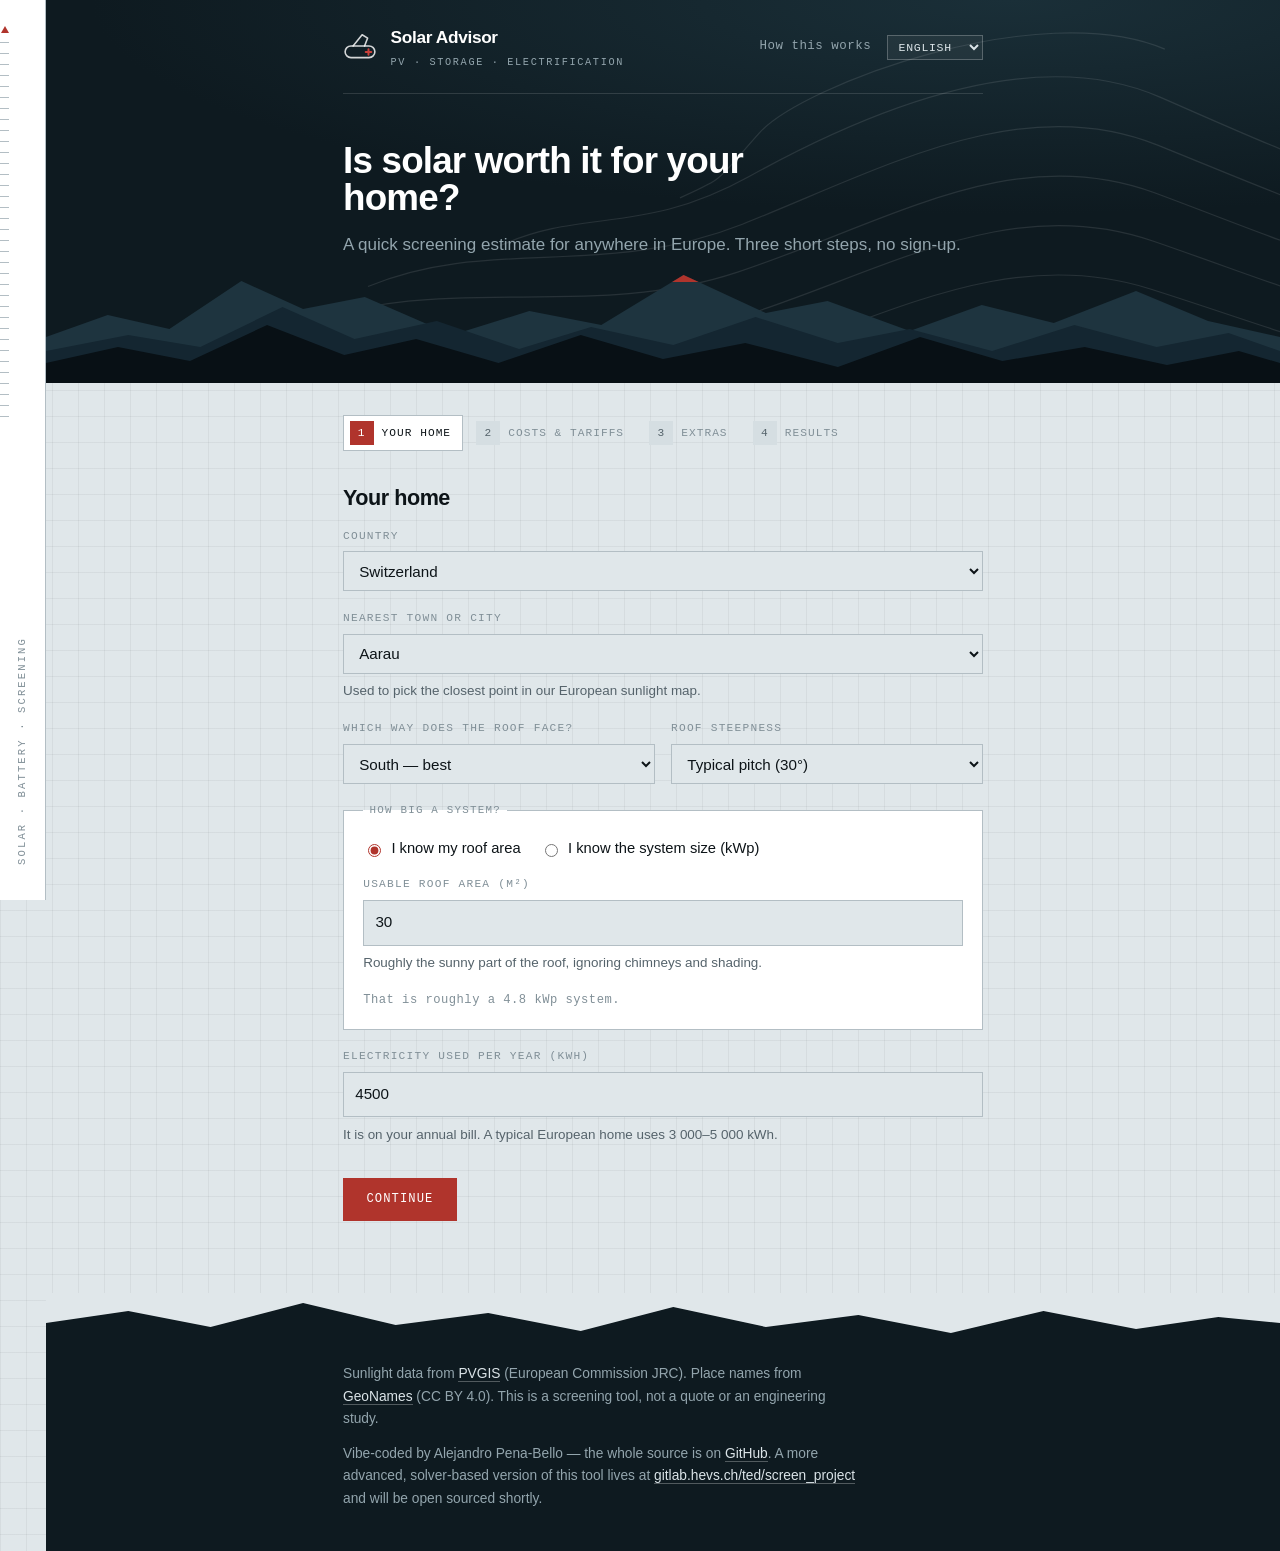
<file: index.html>
<!DOCTYPE html>
<html lang="en">
<head>
  <meta charset="UTF-8" />
  <meta name="viewport" content="width=device-width, initial-scale=1.0" />
  <!-- The English text stays inline as the static fallback: the page reads correctly before
       js/i18n.js has fetched anything, and with no JavaScript at all. The catalogue in
       js/i18n/en.json holds the same strings, and the smoke suite asserts the two agree so
       they cannot quietly drift. -->
  <title data-i18n="index.title">Solar Advisor — is PV worth it for your home?</title>
  <meta name="description" content="A quick, transparent screening estimate for whether solar — with or without a battery — is worth it for your home, anywhere in Europe." />
  <meta name="theme-color" content="#0e1a20" />
  <link rel="icon" type="image/svg+xml" href="assets/favicon.svg" />
  <link rel="stylesheet" href="css/style.css" />
</head>
<body>
  <div class="rail" aria-hidden="true"><span data-i18n="rail.caption">Solar · Battery · Screening</span></div>

  <header class="page-header">
    <div class="wrap">
      <div class="masthead-nav">
        <a class="brand" href="https://apenabell.com/index.html">
          <svg class="mark" viewBox="0 0 32 32" aria-hidden="true" focusable="false">
            <rect x="2" y="15" width="28" height="11" rx="5.5" />
            <path d="M9.5 15 18 4.5l5.2 3.1L20.3 15" />
            <path class="mark-cross" d="M24 18.1v5.2M21.4 20.7h5.2" />
          </svg>
          <span class="brand-text">
            <span class="brand-name" data-i18n="brand.name">Solar Advisor</span>
            <span class="brand-tag" data-i18n="brand.tag">PV · Storage · Electrification</span>
          </span>
        </a>
        <!-- The method belongs in the header, not the footer: being legible about how the
             numbers are made is the main thing this tool has over an installer's spreadsheet. -->
        <nav class="site-nav">
          <a href="methodology.html" data-i18n="nav.method">How this works</a>
          <select id="langSelect" class="lang-picker" aria-label="Language"
                  data-i18n-attr="aria-label:nav.language"></select>
        </nav>
      </div>

      <div class="masthead-hero">
        <h1 data-i18n="index.h1">Is solar worth it for your home?</h1>
        <p class="subtitle" data-i18n="index.subtitle">
          A quick screening estimate for anywhere in Europe. Three short steps, no sign-up.
        </p>
      </div>
    </div>
  </header>

  <main>
    <ol class="steps" id="stepper">
      <li data-step="1"><span class="dot">1</span> <span data-i18n="steps.home">Your home</span></li>
      <li data-step="2"><span class="dot">2</span> <span data-i18n="steps.costs">Costs &amp; tariffs</span></li>
      <li data-step="3"><span class="dot">3</span> <span data-i18n="steps.extras">Extras</span></li>
      <li data-step="4"><span class="dot">4</span> <span data-i18n="steps.results">Results</span></li>
    </ol>

    <!-- Shown when the sunlight/climate data cannot be fetched. Every other failure in this
         tool is explained to the reader; a page that silently stops with an empty country
         list is the one that is not. -->
    <section class="shared-panel" id="dataErrorPanel" role="alert" hidden>
      <h2 data-i18n="dataError.h2">Something did not load</h2>
      <p class="lead" data-i18n="dataError.lead">
        The sunlight and climate data this tool runs on did not arrive, so it cannot work out
        anything yet. That is usually a passing network problem rather than anything you did.
      </p>
      <p><button type="button" class="button-link" id="dataErrorRetry" data-i18n="dataError.retry">Reload the page</button></p>
    </section>

    <form id="wizard" novalidate>
      <!-- ---------------------------------------------------------------- Step 1 -->
      <section class="step" data-step="1">
        <h2 tabindex="-1" data-i18n="step1.h2">Your home</h2>

        <div class="field">
          <label for="country" data-i18n="step1.country">Country</label>
          <select id="country" required></select>
        </div>

        <div class="field">
          <label for="city" data-i18n="step1.city">Nearest town or city</label>
          <select id="city" required></select>
          <p class="hint" data-i18n="step1.city.hint">
            Used to pick the closest point in our European sunlight map.
          </p>
        </div>

        <div class="row">
          <div class="field">
            <label for="orientation" data-i18n="step1.orientation">Which way does the roof face?</label>
            <select id="orientation">
              <option value="0" selected data-i18n="orient.s">South — best</option>
              <option value="-45" data-i18n="orient.se">South-east</option>
              <option value="45" data-i18n="orient.sw">South-west</option>
              <option value="-90" data-i18n="orient.e">East</option>
              <option value="90" data-i18n="orient.w">West</option>
            </select>
          </div>
          <div class="field">
            <label for="tilt" data-i18n="step1.tilt">Roof steepness</label>
            <select id="tilt">
              <option value="0" data-i18n="tilt.flat">Flat roof</option>
              <option value="15" data-i18n="tilt.shallow">Shallow (15°)</option>
              <option value="30" selected data-i18n="tilt.typical">Typical pitch (30°)</option>
              <option value="45" data-i18n="tilt.steep">Steep (45°)</option>
            </select>
          </div>
        </div>

        <fieldset class="sizing">
          <legend data-i18n="step1.sizing.legend">How big a system?</legend>
          <div class="choice">
            <label class="radio">
              <input type="radio" name="sizeMode" value="area" checked />
              <span data-i18n="step1.sizing.byArea">I know my roof area</span>
            </label>
            <label class="radio">
              <input type="radio" name="sizeMode" value="kwp" />
              <span data-i18n="step1.sizing.byKwp">I know the system size (kWp)</span>
            </label>
          </div>

          <div class="field" data-size-mode="area">
            <label for="roofArea" data-i18n="step1.roofArea">Usable roof area (m²)</label>
            <input type="number" id="roofArea" min="1" max="2000" step="1" value="30" />
            <p class="hint" data-i18n="step1.roofArea.hint">Roughly the sunny part of the roof, ignoring chimneys and shading.</p>
          </div>

          <div class="field hidden" data-size-mode="kwp">
            <label for="kwp" data-i18n="step1.kwp">System size (kWp)</label>
            <input type="number" id="kwp" min="0.5" max="100" step="0.1" value="6" />
          </div>

          <p class="derived" id="sizeDerived"></p>
        </fieldset>

        <div class="field">
          <label for="consumption" data-i18n="step1.consumption">Electricity used per year (kWh)</label>
          <input type="number" id="consumption" min="100" max="30000" step="50" value="4500" required />
          <p class="hint" data-i18n="step1.consumption.hint">
            It is on your annual bill. A typical European home uses 3 000–5 000 kWh.
          </p>
        </div>
      </section>

      <!-- ---------------------------------------------------------------- Step 2 -->
      <section class="step hidden" data-step="2">
        <h2 tabindex="-1" data-i18n="step2.h2">Costs &amp; tariffs</h2>
        <p class="lead" data-i18n="step2.lead">
          Defaults are typical values. Change any you know — your own bill is always better than
          our guess.
        </p>

        <div class="field">
          <label for="currency" data-i18n="step2.currency">Currency</label>
          <select id="currency">
            <option value="EUR" data-i18n="currency.EUR">Euro (€)</option>
            <option value="CHF" data-i18n="currency.CHF">Swiss franc (CHF)</option>
            <option value="GBP" data-i18n="currency.GBP">Pound sterling (£)</option>
            <option value="SEK" data-i18n="currency.SEK">Swedish krona (SEK)</option>
            <option value="NOK" data-i18n="currency.NOK">Norwegian krone (NOK)</option>
            <option value="DKK" data-i18n="currency.DKK">Danish krone (DKK)</option>
            <option value="PLN" data-i18n="currency.PLN">Polish złoty (PLN)</option>
            <option value="CZK" data-i18n="currency.CZK">Czech koruna (CZK)</option>
            <option value="HUF" data-i18n="currency.HUF">Hungarian forint (HUF)</option>
            <option value="RON" data-i18n="currency.RON">Romanian leu (RON)</option>
            <option value="BGN" data-i18n="currency.BGN">Bulgarian lev (BGN)</option>
          </select>
        </div>

        <div class="row">
          <div class="field">
            <label for="retailPrice" data-i18n="step2.retailPrice">What you pay for electricity (per kWh)</label>
            <input type="number" id="retailPrice" step="0.01" min="0" max="5" value="0.28" required />
          </div>
          <div class="field">
            <label for="feedInTariff" data-i18n="step2.feedInTariff">What you are paid for exports (per kWh)</label>
            <input type="number" id="feedInTariff" step="0.01" min="0" max="5" value="0.08" required />
            <p class="hint" data-i18n="step2.feedInTariff.hint">The gap between these two drives the whole battery question.</p>
          </div>
        </div>

        <div class="row">
          <div class="field">
            <label for="capexPerKwp" data-i18n="step2.capexPerKwp">Solar system cost (per kWp, installed)</label>
            <input type="number" id="capexPerKwp" step="10" min="0" max="10000" value="1400" required />
          </div>
          <div class="field">
            <label for="batteryCapexPerKwh" data-i18n="step2.batteryCapexPerKwh">Battery cost (per kWh)</label>
            <input type="number" id="batteryCapexPerKwh" step="10" min="0" max="5000" value="900" required />
          </div>
        </div>

        <div class="field">
          <label for="batteryKwh" data-i18n="step2.batteryKwh">Battery size to test (kWh)</label>
          <input type="number" id="batteryKwh" step="0.5" min="0" max="100" value="8" required />
          <p class="hint" data-i18n="step2.batteryKwh.hint">Set to 0 to skip the battery. We always show you both cases.</p>
        </div>

        <details class="advanced">
          <summary data-i18n="step2.advanced">Financial assumptions</summary>
          <div class="row">
            <div class="field">
              <label for="discountRate" data-i18n="step2.discountRate">Discount rate (%)</label>
              <input type="number" id="discountRate" step="0.1" min="0" max="20" value="3" />
            </div>
            <div class="field">
              <label for="lifetime" data-i18n="step2.lifetime">System lifetime (years)</label>
              <input type="number" id="lifetime" step="1" min="1" max="40" value="25" />
            </div>
          </div>
          <div class="row">
            <div class="field">
              <label for="batteryLifetime" data-i18n="step2.batteryLifetime">Battery lifetime (years)</label>
              <input type="number" id="batteryLifetime" step="1" min="1" max="40" value="15" />
            </div>
            <div class="field">
              <label for="roundTrip" data-i18n="step2.roundTrip">Battery round-trip efficiency</label>
              <input type="number" id="roundTrip" step="0.01" min="0.5" max="1" value="0.9" />
            </div>
          </div>
          <div class="row">
            <div class="field">
              <label for="performanceRatio" data-i18n="step2.performanceRatio">Performance ratio</label>
              <input type="number" id="performanceRatio" step="0.01" min="0.5" max="1" value="0.86" />
            </div>
            <div class="field">
              <label for="tariffEscalation" data-i18n="step2.tariffEscalation">Yearly electricity price rise (%)</label>
              <input type="number" id="tariffEscalation" step="0.5" min="0" max="20" value="0" />
            </div>
          </div>
        </details>
      </section>

      <!-- ---------------------------------------------------------------- Step 3 -->
      <section class="step hidden" data-step="3">
        <h2 tabindex="-1" data-i18n="step3.h2">Extras</h2>
        <p class="lead" data-i18n="step3.lead">
          Planning a heat pump, an electric car or air conditioning? Each one changes how much of
          your own solar you can use. Turn on any that apply — or none, and go straight to your
          results.
        </p>

        <div class="asset">
          <label class="toggle">
            <input type="checkbox" id="hpEnabled" />
            <span data-i18n-html="asset.hp.title"><strong>Heat pump</strong> — heating your home with electricity</span>
          </label>
          <p class="hint" data-i18n="asset.hp.hint">
            Uses the most electricity in winter, when there is least sun. Usually the toughest
            case for solar.
          </p>
          <details class="advanced" data-asset="hp">
            <summary data-i18n="asset.hp.details">Heat pump details</summary>
            <div class="choice">
              <label class="radio">
                <input type="radio" name="hpMode" value="area" checked />
                <span data-i18n="hp.mode.area">Estimate from my home</span>
              </label>
              <label class="radio">
                <input type="radio" name="hpMode" value="kwh" />
                <span data-i18n="hp.mode.kwh">I know my heat demand</span>
              </label>
            </div>
            <div data-hp-mode="area">
              <div class="row">
                <div class="field">
                  <label for="hpArea" data-i18n="hp.area">Heated floor area (m²)</label>
                  <input type="number" id="hpArea" min="10" max="1000" step="5" value="140" />
                </div>
                <div class="field">
                  <label for="hpStandard" data-i18n="hp.standard">Building age / insulation</label>
                  <select id="hpStandard"></select>
                </div>
              </div>
            </div>
            <div class="field hidden" data-hp-mode="kwh">
              <label for="hpHeatKwh" data-i18n="hp.heatKwh">Yearly heat demand (kWh)</label>
              <input type="number" id="hpHeatKwh" min="0" max="60000" step="100" value="12000" />
            </div>
            <div class="field">
              <label for="hpSupply" data-i18n="hp.supply">Heat distribution</label>
              <select id="hpSupply">
                <option value="35" data-i18n="hpSupply.35">Underfloor heating (efficient)</option>
                <option value="45" selected data-i18n="hpSupply.45">Mixed / large radiators</option>
                <option value="55" data-i18n="hpSupply.55">Old radiators (less efficient)</option>
              </select>
            </div>
          </details>
        </div>

        <div class="asset">
          <label class="toggle">
            <input type="checkbox" id="evEnabled" />
            <span data-i18n-html="asset.ev.title"><strong>Electric car</strong> — charging at home</span>
          </label>
          <p class="hint" data-i18n="asset.ev.hint">
            Adds a lot of demand. Whether it helps your solar depends entirely on when you charge.
          </p>
          <details class="advanced" data-asset="ev">
            <summary data-i18n="asset.ev.details">Electric car details</summary>
            <div class="row">
              <div class="field">
                <label for="evKm" data-i18n="ev.km">Kilometres driven per year</label>
                <input type="number" id="evKm" min="0" max="60000" step="500" value="12000" />
              </div>
              <div class="field">
                <label for="evEfficiency" data-i18n="ev.efficiency">Consumption (kWh per 100 km)</label>
                <input type="number" id="evEfficiency" min="5" max="60" step="0.5" value="18" />
              </div>
            </div>
            <div class="field">
              <label for="evStrategy" data-i18n="ev.strategy">When do you charge?</label>
              <select id="evStrategy">
                <option value="dumb" selected data-i18n="evStrategy.dumb">Plug in when I get home (evening)</option>
                <option value="solar" data-i18n="evStrategy.solar">Charge during the day, from my own solar</option>
              </select>
              <p class="hint" data-i18n="ev.strategy.hint">
                Daytime charging only helps if the car is actually parked at home on weekdays.
                For most commuters it is not.
              </p>
            </div>
          </details>
        </div>

        <div class="asset">
          <label class="toggle">
            <input type="checkbox" id="acEnabled" />
            <span data-i18n-html="asset.ac.title"><strong>Air conditioning</strong> — cooling in summer</span>
          </label>
          <p class="hint" data-i18n="asset.ac.hint">
            Runs on hot, sunny afternoons — the one addition that usually fits solar well.
          </p>
          <details class="advanced" data-asset="ac">
            <summary data-i18n="asset.ac.details">Air conditioning details</summary>
            <div class="row">
              <div class="field">
                <label for="acArea" data-i18n="ac.area">Cooled floor area (m²)</label>
                <input type="number" id="acArea" min="5" max="1000" step="5" value="80" />
              </div>
              <div class="field">
                <label for="acSeer" data-i18n="ac.seer">Efficiency (SEER)</label>
                <input type="number" id="acSeer" min="1.5" max="10" step="0.1" value="3" />
              </div>
            </div>
          </details>
        </div>
      </section>

      <!-- ---------------------------------------------------------------- Results -->
      <section class="step hidden" data-step="4">
        <h2 tabindex="-1" data-i18n="results.h2">Your results</h2>
        <div id="verdict" class="verdict"></div>

        <!-- One control row, above everything it scopes. Flipping an extra recomputes the
             whole page against the *same* solar and battery system, so the change you see is
             the extra's doing and not a resized system's. -->
        <div class="scenario-bar">
          <p class="scenario-bar-label" id="scenarioBarLabel" data-i18n="results.toggleLabel">Show my results with</p>
          <div class="scenario-toggles" role="group" aria-labelledby="scenarioBarLabel">
            <label class="chip">
              <input type="checkbox" id="resultHp" />
              <span data-i18n="asset.hp.name">Heat pump</span>
            </label>
            <label class="chip">
              <input type="checkbox" id="resultEv" />
              <span data-i18n="asset.ev.name">Electric car</span>
            </label>
            <label class="chip">
              <input type="checkbox" id="resultAc" />
              <span data-i18n="asset.ac.name">Air conditioning</span>
            </label>
          </div>
          <p class="hint" id="scenarioSummary" role="status"></p>
        </div>

        <!-- Only the panels and the battery are costed anywhere in this tool. When an extra is
             switched on, that belongs next to the money figures, not only in the panel at the
             bottom of the page. -->
        <p class="notice" id="costNotice" hidden></p>

        <div id="results-body"></div>

        <div class="chart-grid">
          <figure class="chart-card wide" id="card-monthly">
            <figcaption>
              <h3 data-i18n="chart.monthly.title">Where your electricity came from, month by month</h3>
              <p class="hint" data-i18n="chart.monthly.hint">
                Each bar is that month's total use. Watch the winter months: the roof gives
                least exactly when the house wants most.
              </p>
            </figcaption>
            <div class="chart-frame"><canvas id="chartMonthly" aria-hidden="true"></canvas></div>
          </figure>

          <figure class="chart-card" id="card-split">
            <figcaption>
              <h3 data-i18n="chart.split.title">Where your solar output went</h3>
              <p class="hint" data-i18n="chart.split.hint">Every kilowatt-hour the panels made, over a year.</p>
            </figcaption>
            <div class="chart-frame"><canvas id="chartSplit" aria-hidden="true"></canvas></div>
          </figure>

          <figure class="chart-card" id="card-cash">
            <figcaption>
              <h3 data-i18n="chart.cash.title">Money over the system's life</h3>
              <p class="hint" data-i18n="chart.cash.hint">
                The running total, starting at what you paid. It crosses zero at payback.
              </p>
            </figcaption>
            <div class="chart-frame"><canvas id="chartCash" aria-hidden="true"></canvas></div>
          </figure>

          <figure class="chart-card" id="card-summer">
            <figcaption>
              <h3 id="summerTitle" data-i18n="chart.day.summer">A typical July day</h3>
              <p class="hint" data-i18n="chart.day.summer.hint">Averaged across the month — a real day is spikier.</p>
            </figcaption>
            <div class="chart-frame"><canvas id="chartSummer" aria-hidden="true"></canvas></div>
          </figure>

          <figure class="chart-card" id="card-winter">
            <figcaption>
              <h3 id="winterTitle" data-i18n="chart.day.winter">A typical January day</h3>
              <p class="hint" data-i18n="chart.day.winter.hint">The same house, the same roof, five months later.</p>
            </figcaption>
            <div class="chart-frame"><canvas id="chartWinter" aria-hidden="true"></canvas></div>
          </figure>
        </div>

        <div id="results-extras"></div>

        <!-- Comparison mode is reachable only from here, so it always starts from a house the
             user has already described rather than from a blank form. -->
        <div class="cta">
          <div>
            <h3 data-i18n="cta.h3">Not sure this is the right system?</h3>
            <p class="hint" data-i18n="cta.hint">
              Put two versions of it next to each other — with and without a battery, more or
              fewer panels, a heat pump or not. Your house and your tariffs carry over.
            </p>
          </div>
          <button type="button" id="compareBtn" data-i18n="cta.button">Compare two systems →</button>
        </div>

        <details class="advanced assumptions-panel" id="assumptions" open>
          <summary data-i18n="assumptions.summary">What this estimate assumes</summary>
          <div id="assumptions-body"></div>
        </details>
      </section>

      <nav class="wizard-nav">
        <button type="button" id="backBtn" class="secondary" hidden data-i18n="nav.back">Back</button>
        <button type="button" id="nextBtn">Continue</button>
        <button type="button" id="restartBtn" class="secondary" hidden data-i18n="nav.restart">Start again</button>
      </nav>
      <p class="error" id="formError" role="alert" hidden></p>
    </form>
  </main>

  <footer class="page-footer">
    <div class="wrap">
      <p data-i18n-html="footer.credit">
        Sunlight data from <a href="https://re.jrc.ec.europa.eu/pvg_tools/en/">PVGIS</a> (European
        Commission JRC). Place names from <a href="https://www.geonames.org/">GeoNames</a>
        (CC&nbsp;BY&nbsp;4.0). This is a screening tool, not a quote or an engineering study.
      </p>
      <p data-i18n-html="footer.provenance">
        Vibe-coded by Alejandro Pena-Bello — the whole source is on
        <a href="https://github.com/alefunxo/PV-advisor">GitHub</a>. A more advanced,
        solver-based version of this tool lives at
        <a href="https://gitlab.hevs.ch/ted/screen_project">gitlab.hevs.ch/ted/screen_project</a>
        and will be open sourced shortly.
      </p>
    </div>
  </footer>

  <!-- Vendored rather than loaded from a CDN: the deployed page stays self-contained, works
       offline, and the headless smoke tests need no network. Chart.js v4.4.7, MIT. -->
  <script src="js/vendor/chart.umd.js"></script>
  <script src="js/i18n.js"></script>
  <script src="js/data/load-profiles.js"></script>
  <script src="js/calc/pv.js"></script>
  <script src="js/calc/climate.js"></script>
  <script src="js/calc/aggregate.js"></script>
  <script src="js/calc/dispatch.js"></script>
  <script src="js/calc/economics.js"></script>
  <script src="js/calc/scenario.js"></script>
  <script src="js/state.js"></script>
  <script src="js/charts.js"></script>
  <script src="js/main.js"></script>
</body>
</html>
</file>
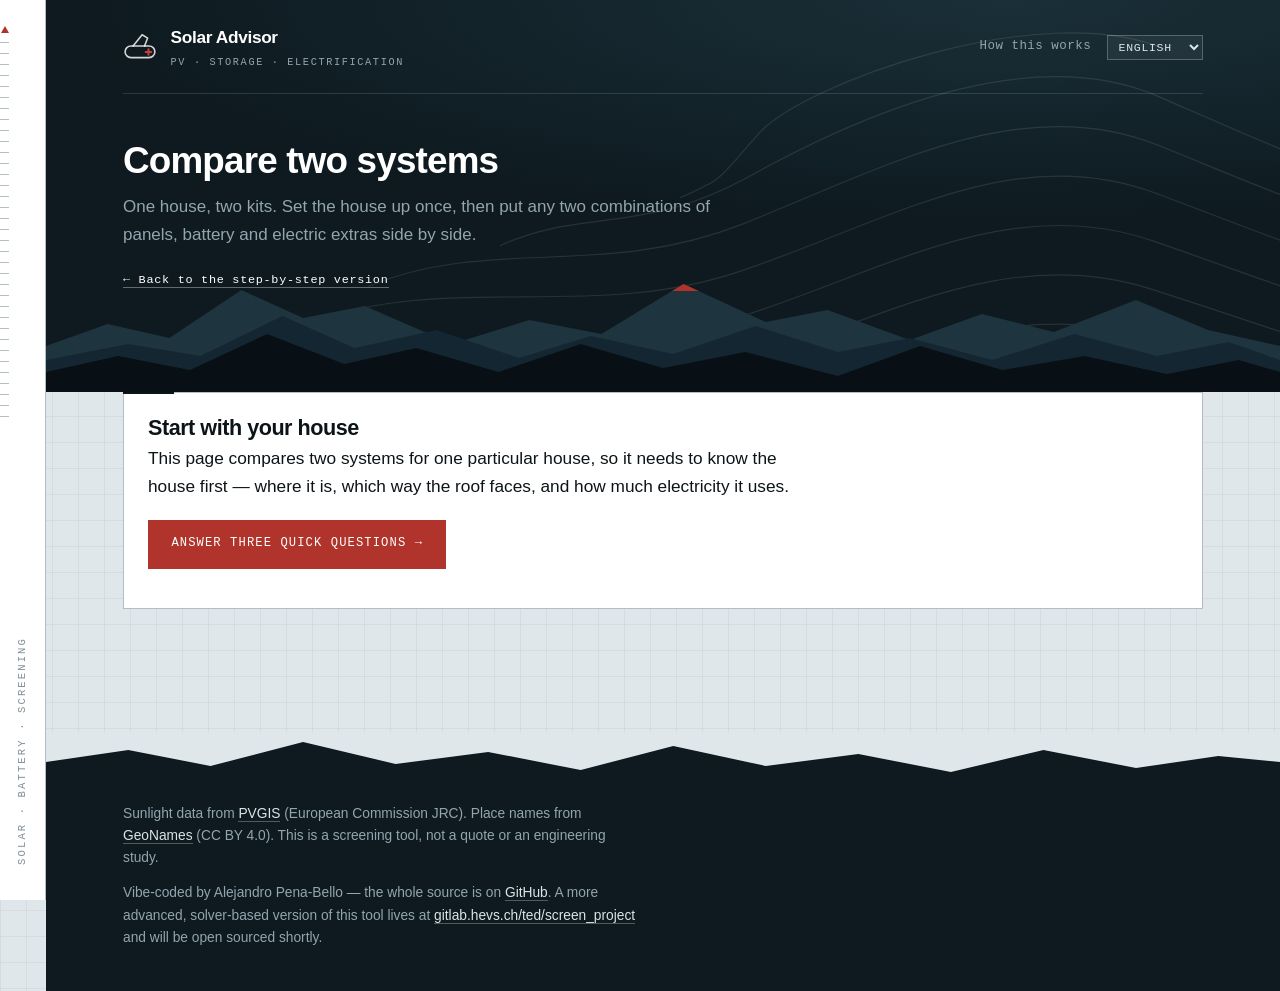
<file: compare.html>
<!DOCTYPE html>
<html lang="en">
<head>
  <meta charset="UTF-8" />
  <meta name="viewport" content="width=device-width, initial-scale=1.0" />
  <title data-i18n="compare.title">Compare two systems — Solar Advisor</title>
  <meta name="description" content="Put two solar and battery configurations for the same house side by side, one variable at a time." />
  <meta name="theme-color" content="#0e1a20" />
  <link rel="icon" type="image/svg+xml" href="assets/favicon.svg" />
  <link rel="stylesheet" href="css/style.css" />
</head>
<body class="compare-mode">
  <div class="rail" aria-hidden="true"><span data-i18n="rail.caption">Solar · Battery · Screening</span></div>

  <header class="page-header">
    <div class="wrap">
      <div class="masthead-nav">
        <a class="brand" href="https://apenabell.com/index.html">
          <svg class="mark" viewBox="0 0 32 32" aria-hidden="true" focusable="false">
            <rect x="2" y="15" width="28" height="11" rx="5.5" />
            <path d="M9.5 15 18 4.5l5.2 3.1L20.3 15" />
            <path class="mark-cross" d="M24 18.1v5.2M21.4 20.7h5.2" />
          </svg>
          <span class="brand-text">
            <span class="brand-name" data-i18n="brand.name">Solar Advisor</span>
            <span class="brand-tag" data-i18n="brand.tag">PV · Storage · Electrification</span>
          </span>
        </a>
        <nav class="site-nav">
          <a href="methodology.html" data-i18n="nav.method">How this works</a>
          <select id="langSelect" class="lang-picker" aria-label="Language"
                  data-i18n-attr="aria-label:nav.language"></select>
        </nav>
      </div>

      <div class="masthead-hero">
        <h1 data-i18n="compare.h1">Compare two systems</h1>
        <p class="subtitle" data-i18n="compare.subtitle">
          One house, two kits. Set the house up once, then put any two combinations of panels,
          battery and electric extras side by side.
        </p>
        <p class="mode-switch"><a href="index.html" data-i18n="compare.backLink">← Back to the step-by-step version</a></p>
      </div>
    </div>
  </header>

  <main>

    <!-- Shown when the page is opened directly rather than from the last step of the wizard.
         A locked house needs a house to lock, so there is nothing sensible to show without
         one. -->
    <section class="shared-panel" id="noStatePanel" hidden>
      <h2 data-i18n="compare.noState.h2">Start with your house</h2>
      <p class="lead" data-i18n="compare.noState.lead">
        This page compares two systems for one particular house, so it needs to know the house
        first — where it is, which way the roof faces, and how much electricity it uses.
      </p>
      <p><a class="button-link" href="index.html" data-i18n="compare.noState.cta">Answer three quick questions →</a></p>
    </section>

    <!-- Distinct from the panel above: there *is* a house, the data behind it did not arrive.
         Same wording as the wizard, because it is the same failure. -->
    <section class="shared-panel" id="dataErrorPanel" role="alert" hidden>
      <h2 data-i18n="dataError.h2">Something did not load</h2>
      <p class="lead" data-i18n="dataError.lead">
        The sunlight and climate data this tool runs on did not arrive, so it cannot work out
        anything yet. That is usually a passing network problem rather than anything you did.
      </p>
      <p><button type="button" class="button-link" id="dataErrorRetry" data-i18n="dataError.retry">Reload the page</button></p>
    </section>

    <!-- The house is fixed here, not merely shared. It was settled in the wizard, and letting
         it move would break the one thing this page is for: two scenarios in different towns,
         or on different roofs, are not comparable — the difference would not be something a
         homeowner could act on. Only the kit differs between the columns. -->
    <section class="shared-panel" id="housePanel" hidden>
      <div class="house-head">
        <div>
          <h2 data-i18n="compare.house.h2">Your house</h2>
          <p class="lead" data-i18n="compare.house.lead">
            Carried over from your answers, and fixed for both columns — only the kit below
            changes.
          </p>
        </div>
        <a class="secondary-link" href="index.html" data-i18n="compare.house.change">Change my house</a>
      </div>

      <dl class="house-summary" id="houseSummary"></dl>

      <details class="advanced">
        <summary data-i18n="compare.costs.summary">Costs &amp; tariffs</summary>
        <div class="field">
          <label for="currency" data-i18n="step2.currency">Currency</label>
          <select id="currency">
            <option value="EUR" data-i18n="currency.EUR">Euro (€)</option>
            <option value="CHF" data-i18n="currency.CHF">Swiss franc (CHF)</option>
            <option value="GBP" data-i18n="currency.GBP">Pound sterling (£)</option>
            <option value="SEK" data-i18n="currency.SEK">Swedish krona (SEK)</option>
            <option value="NOK" data-i18n="currency.NOK">Norwegian krone (NOK)</option>
            <option value="DKK" data-i18n="currency.DKK">Danish krone (DKK)</option>
            <option value="PLN" data-i18n="currency.PLN">Polish złoty (PLN)</option>
            <option value="CZK" data-i18n="currency.CZK">Czech koruna (CZK)</option>
            <option value="HUF" data-i18n="currency.HUF">Hungarian forint (HUF)</option>
            <option value="RON" data-i18n="currency.RON">Romanian leu (RON)</option>
            <option value="BGN" data-i18n="currency.BGN">Bulgarian lev (BGN)</option>
          </select>
        </div>
        <div class="row">
          <div class="field">
            <label for="retailPrice" data-i18n="step2.retailPrice">What you pay for electricity (per kWh)</label>
            <input type="number" id="retailPrice" step="0.01" min="0" max="5" value="0.28" />
          </div>
          <div class="field">
            <label for="feedInTariff" data-i18n="step2.feedInTariff">What you are paid for exports (per kWh)</label>
            <input type="number" id="feedInTariff" step="0.01" min="0" max="5" value="0.08" />
          </div>
        </div>
        <div class="row">
          <div class="field">
            <label for="capexPerKwp" data-i18n="step2.capexPerKwp">Solar system cost (per kWp, installed)</label>
            <input type="number" id="capexPerKwp" step="10" min="0" max="10000" value="1400" />
          </div>
          <div class="field">
            <label for="batteryCapexPerKwh" data-i18n="step2.batteryCapexPerKwh">Battery cost (per kWh)</label>
            <input type="number" id="batteryCapexPerKwh" step="10" min="0" max="5000" value="900" />
          </div>
        </div>
        <div class="row">
          <div class="field">
            <label for="discountRate" data-i18n="step2.discountRate">Discount rate (%)</label>
            <input type="number" id="discountRate" step="0.1" min="0" max="20" value="3" />
          </div>
          <div class="field">
            <label for="lifetime" data-i18n="step2.lifetime">System lifetime (years)</label>
            <input type="number" id="lifetime" step="1" min="1" max="40" value="25" />
          </div>
        </div>
        <div class="row">
          <div class="field">
            <label for="batteryLifetime" data-i18n="step2.batteryLifetime">Battery lifetime (years)</label>
            <input type="number" id="batteryLifetime" step="1" min="1" max="40" value="15" />
          </div>
          <div class="field">
            <label for="roundTrip" data-i18n="step2.roundTrip">Battery round-trip efficiency</label>
            <input type="number" id="roundTrip" step="0.01" min="0.5" max="1" value="0.9" />
          </div>
        </div>
        <div class="row">
          <div class="field">
            <label for="performanceRatio" data-i18n="step2.performanceRatio">Performance ratio</label>
            <input type="number" id="performanceRatio" step="0.01" min="0.5" max="1" value="0.86" />
          </div>
          <div class="field">
            <label for="tariffEscalation" data-i18n="step2.tariffEscalation">Yearly electricity price rise (%)</label>
            <input type="number" id="tariffEscalation" step="0.5" min="0" max="20" value="0" />
          </div>
        </div>
      </details>
    </section>

    <p class="error" id="formError" hidden></p>

    <!-- Only the panels and the battery are costed anywhere in this tool, so when an extra is
         switched on this says so where the money figures are, not only in the panel at the
         bottom. -->
    <p class="notice" id="costNotice" hidden></p>

    <!-- Both columns are generated from one template in js/compare.js, so they cannot drift
         apart. -->
    <div class="compare-grid" id="compareGrid"></div>

    <section class="result-block verdict-block" id="verdictBlock" hidden>
      <h2 data-i18n="compare.delta.h2">Side by side</h2>
      <div id="deltaBody"></div>
    </section>

    <details class="advanced assumptions-panel" id="assumptions" hidden>
      <summary data-i18n="assumptions.summary">What this estimate assumes</summary>
      <div id="assumptions-body"></div>
    </details>

  </main>

  <footer class="page-footer">
    <div class="wrap">
      <p data-i18n-html="footer.credit">
        Sunlight data from <a href="https://re.jrc.ec.europa.eu/pvg_tools/en/">PVGIS</a> (European
        Commission JRC). Place names from <a href="https://www.geonames.org/">GeoNames</a>
        (CC&nbsp;BY&nbsp;4.0). This is a screening tool, not a quote or an engineering study.
      </p>
      <p data-i18n-html="footer.provenance">
        Vibe-coded by Alejandro Pena-Bello — the whole source is on
        <a href="https://github.com/alefunxo/PV-advisor">GitHub</a>. A more advanced,
        solver-based version of this tool lives at
        <a href="https://gitlab.hevs.ch/ted/screen_project">gitlab.hevs.ch/ted/screen_project</a>
        and will be open sourced shortly.
      </p>
    </div>
  </footer>

  <script src="js/vendor/chart.umd.js"></script>
  <script src="js/i18n.js"></script>
  <script src="js/data/load-profiles.js"></script>
  <script src="js/calc/pv.js"></script>
  <script src="js/calc/climate.js"></script>
  <script src="js/calc/aggregate.js"></script>
  <script src="js/calc/dispatch.js"></script>
  <script src="js/calc/economics.js"></script>
  <script src="js/calc/scenario.js"></script>
  <script src="js/state.js"></script>
  <script src="js/charts.js"></script>
  <script src="js/compare.js"></script>
</body>
</html>
</file>
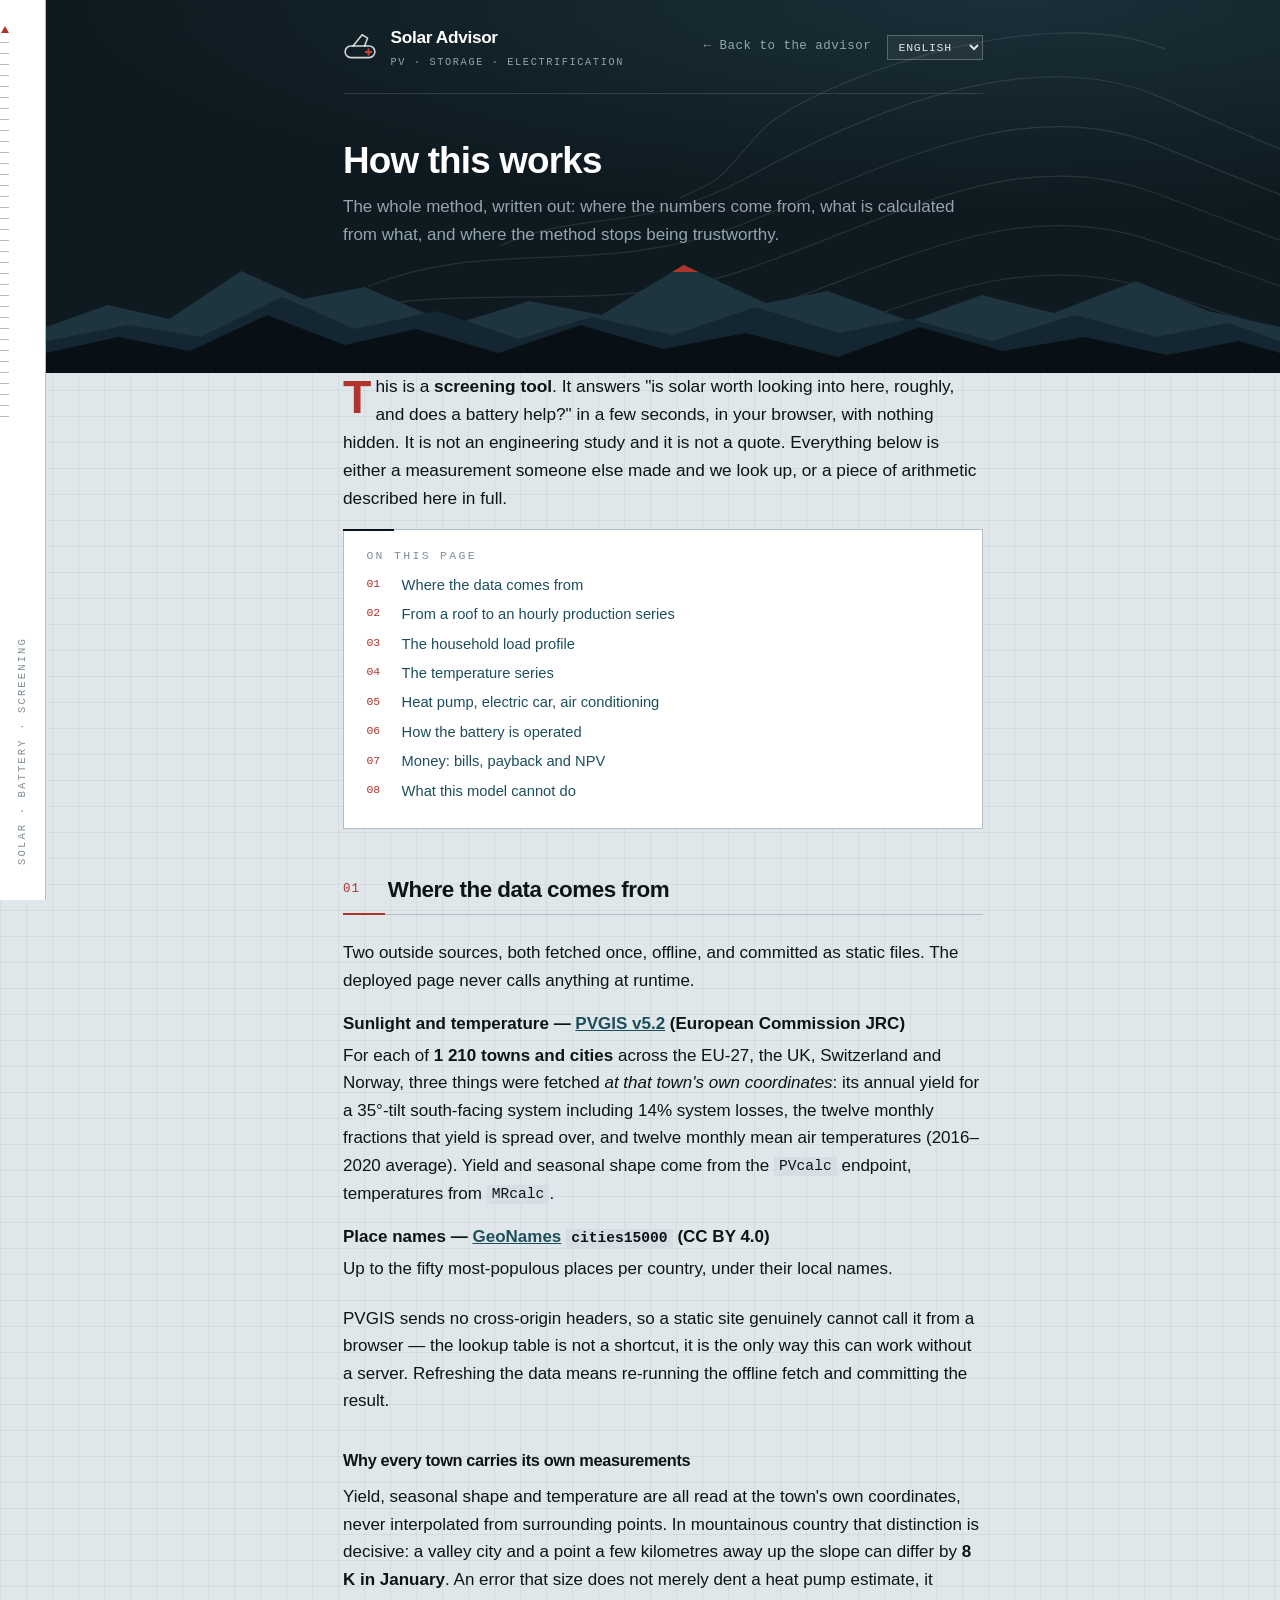
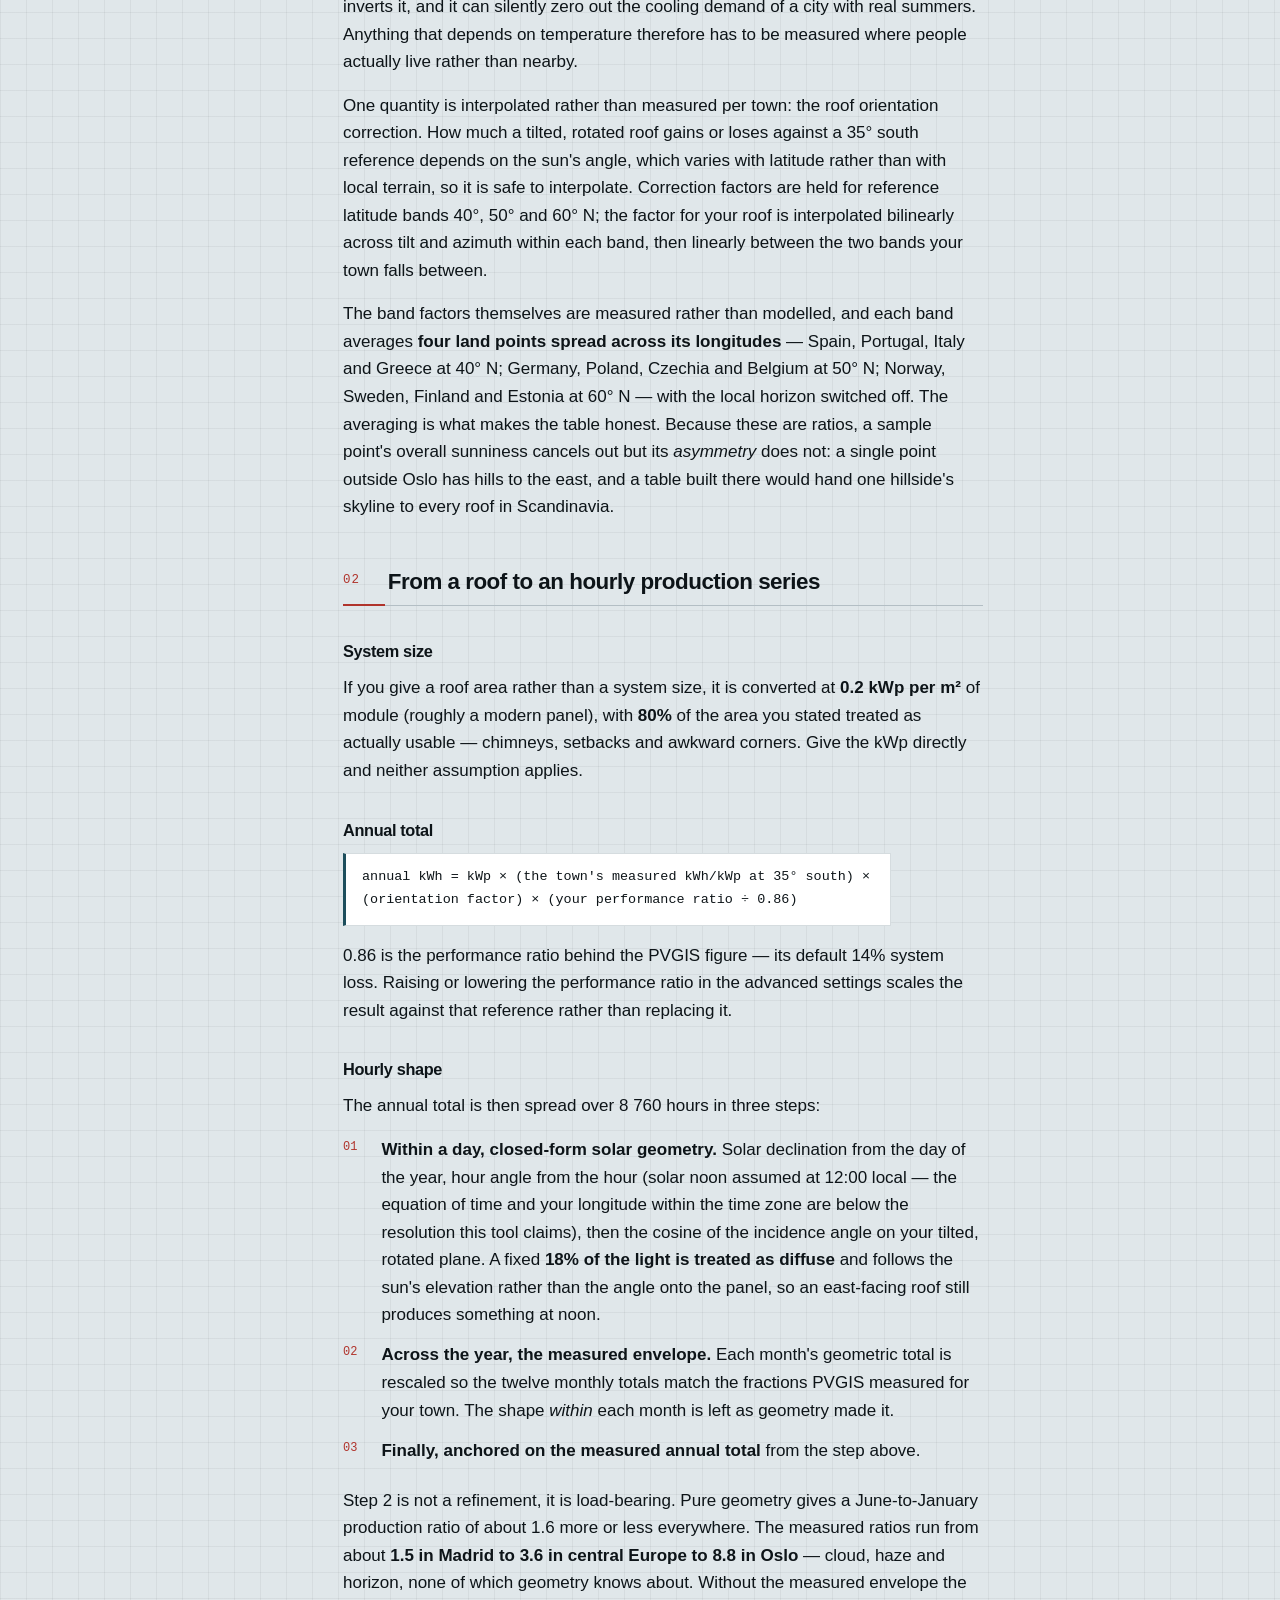
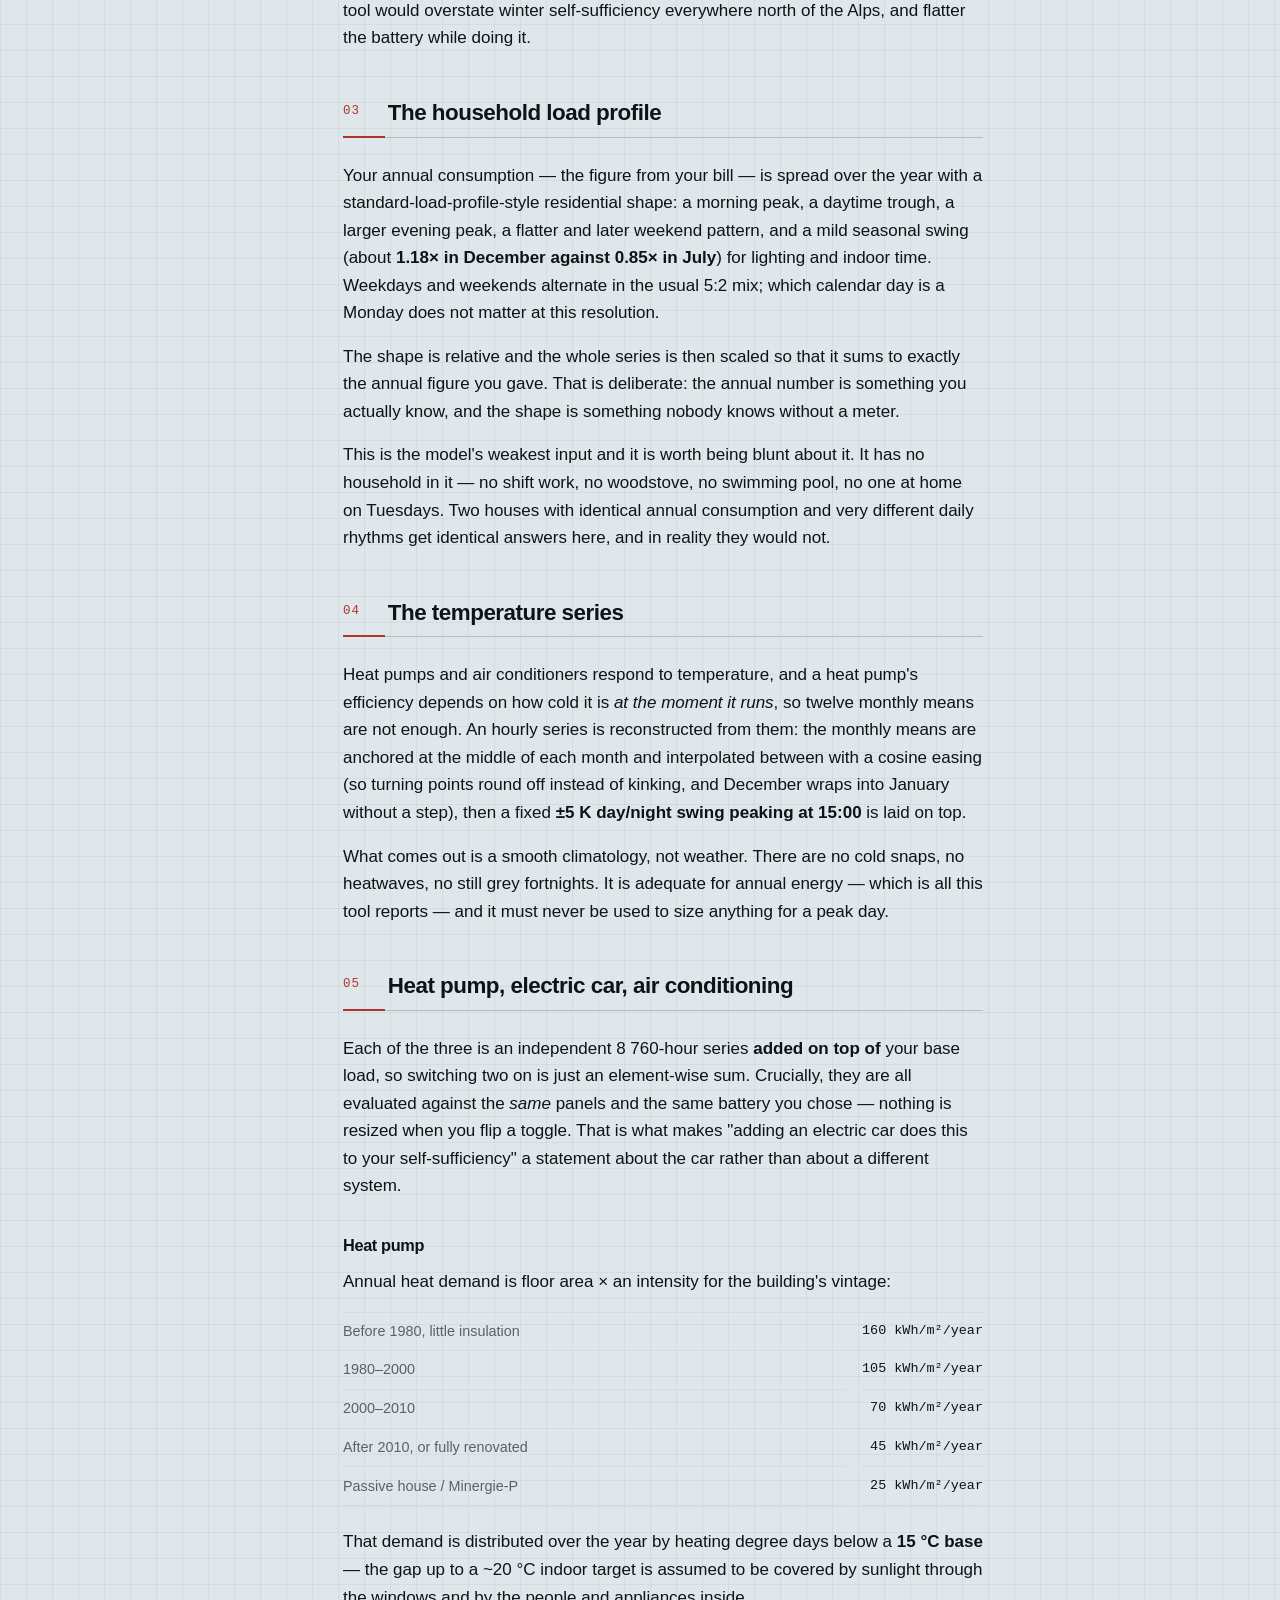
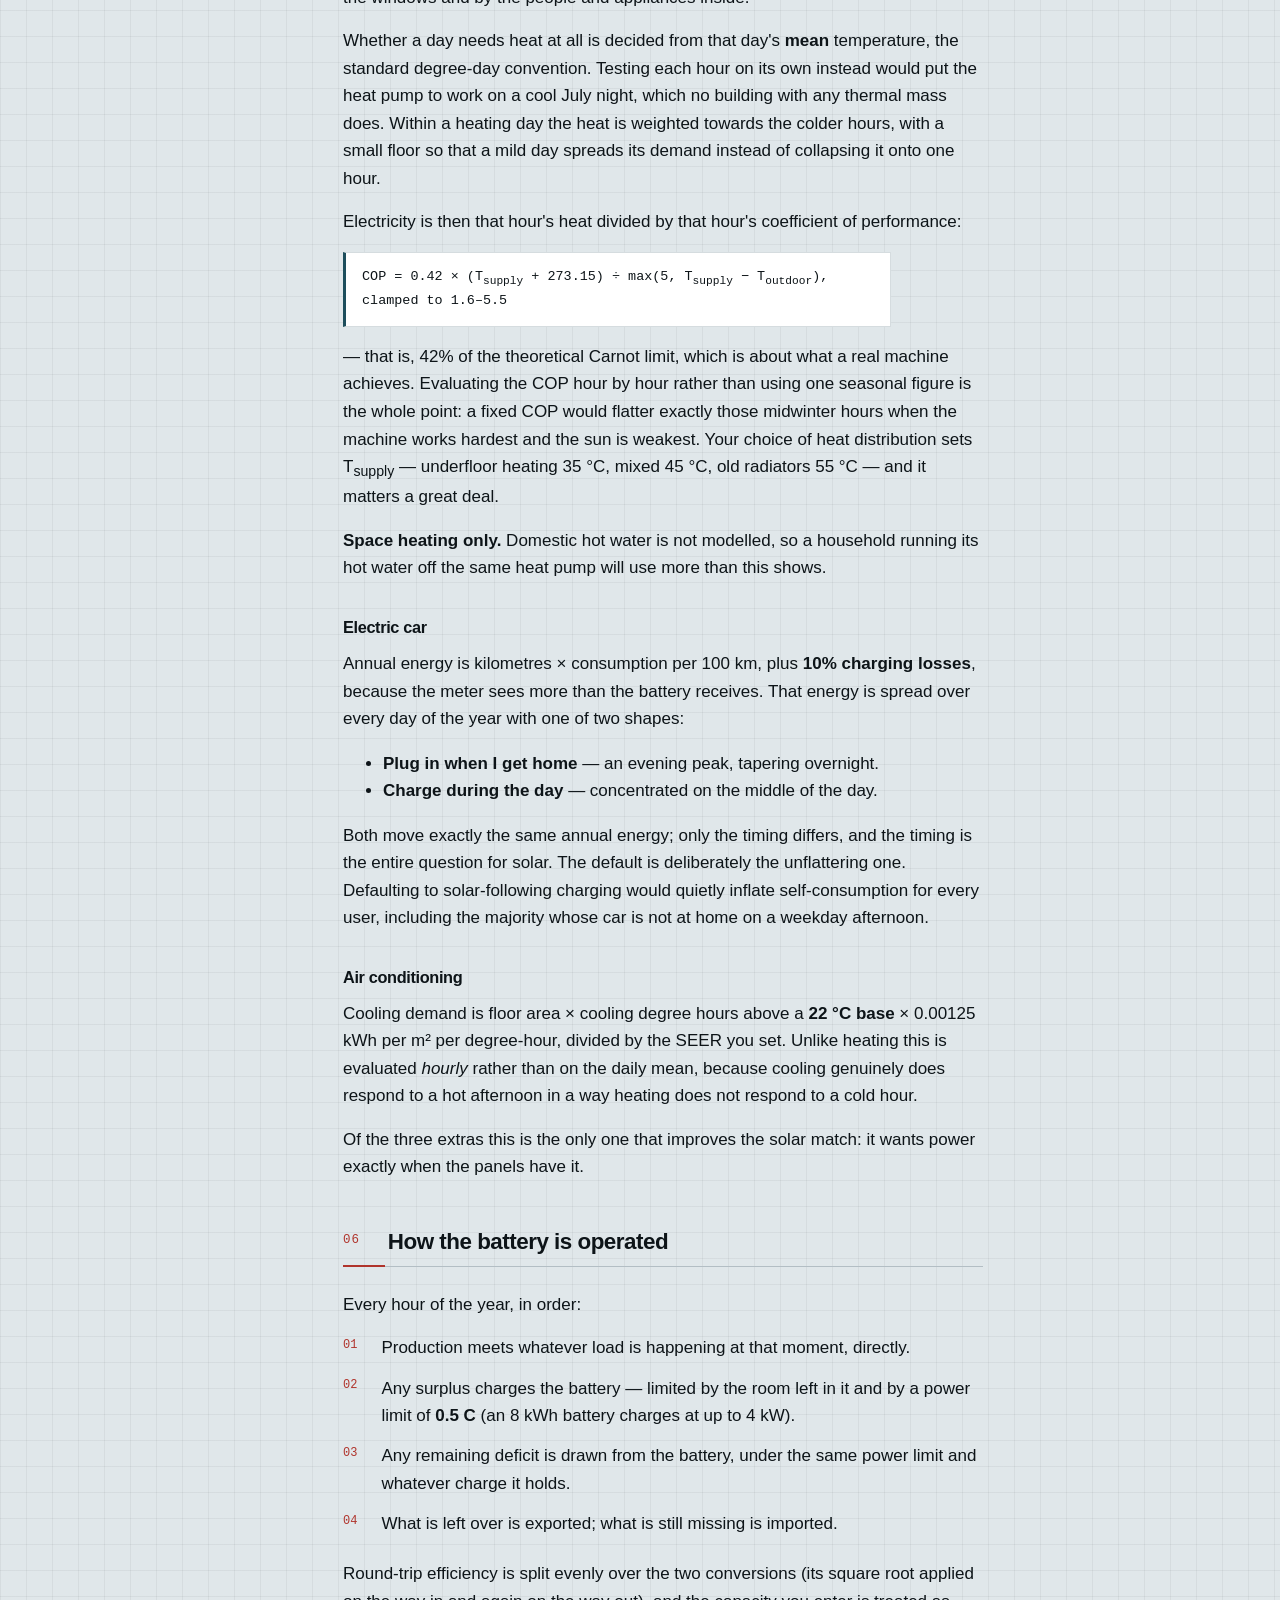
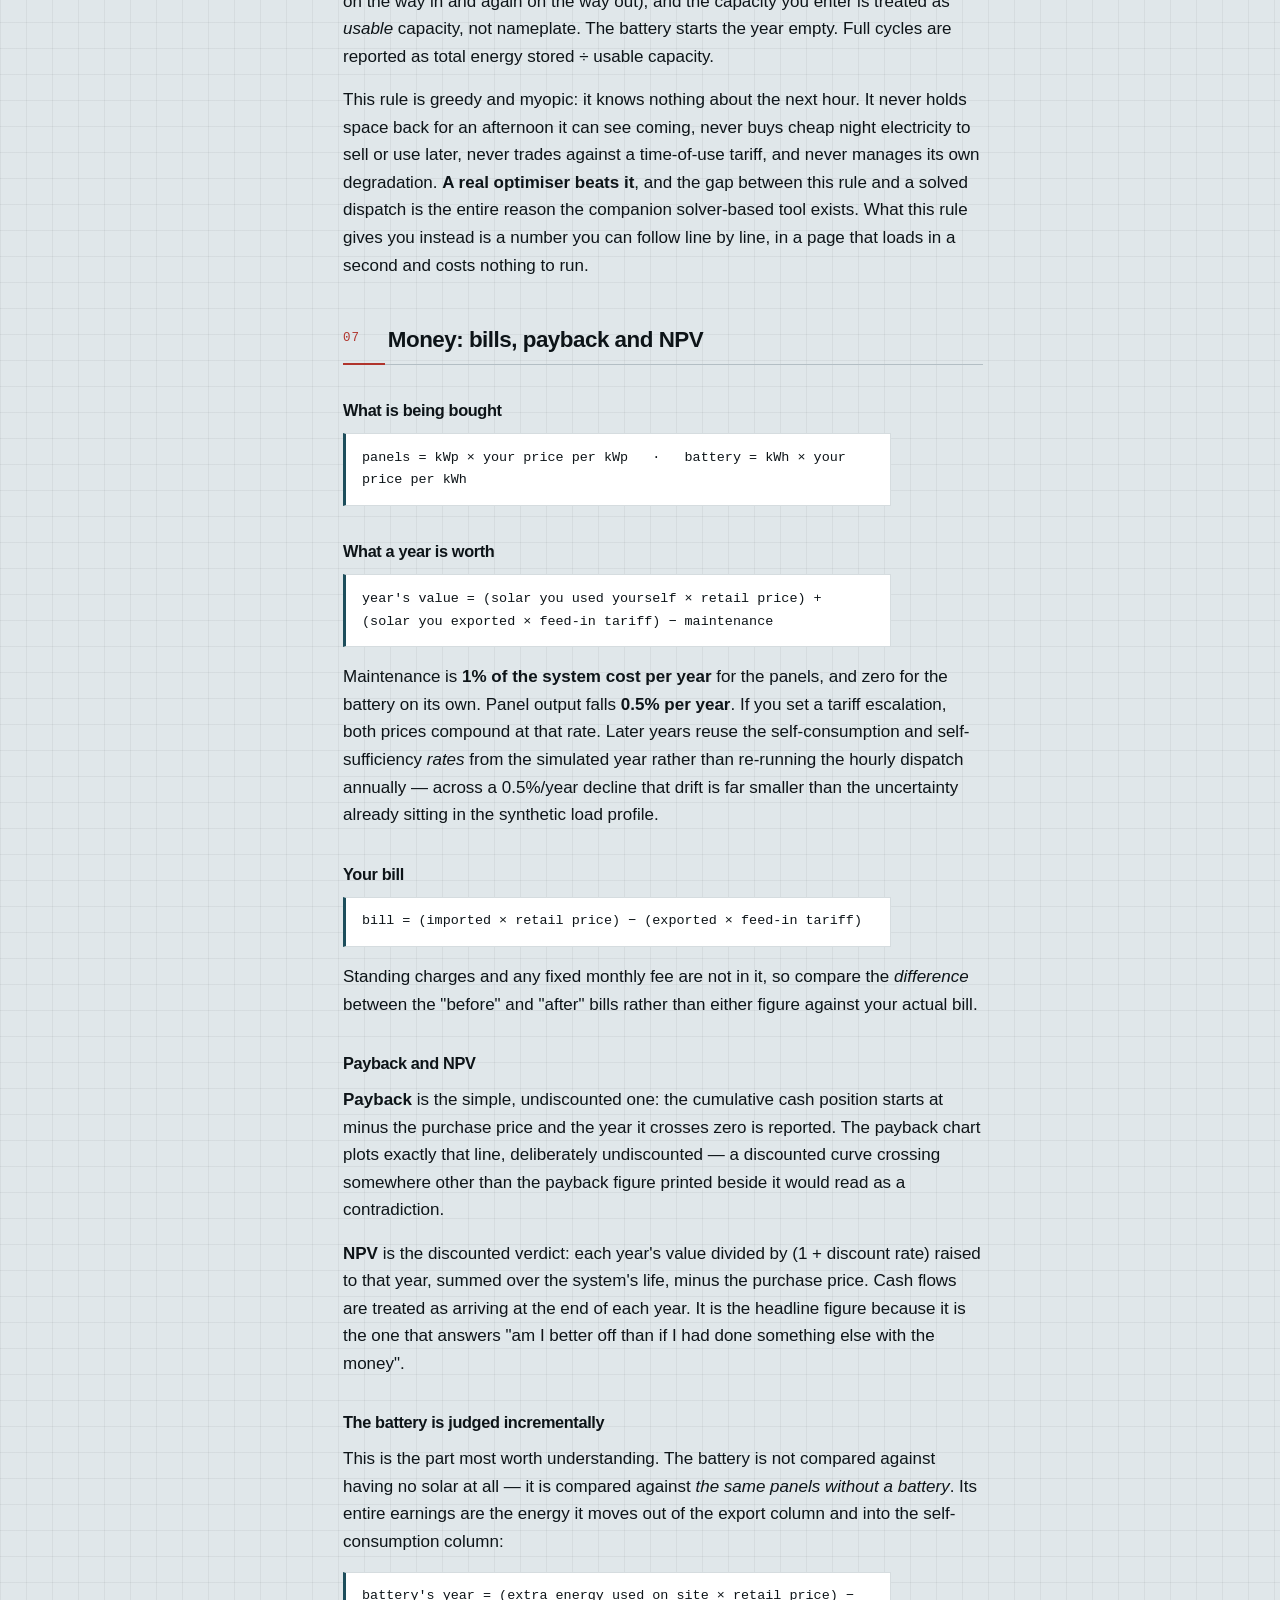
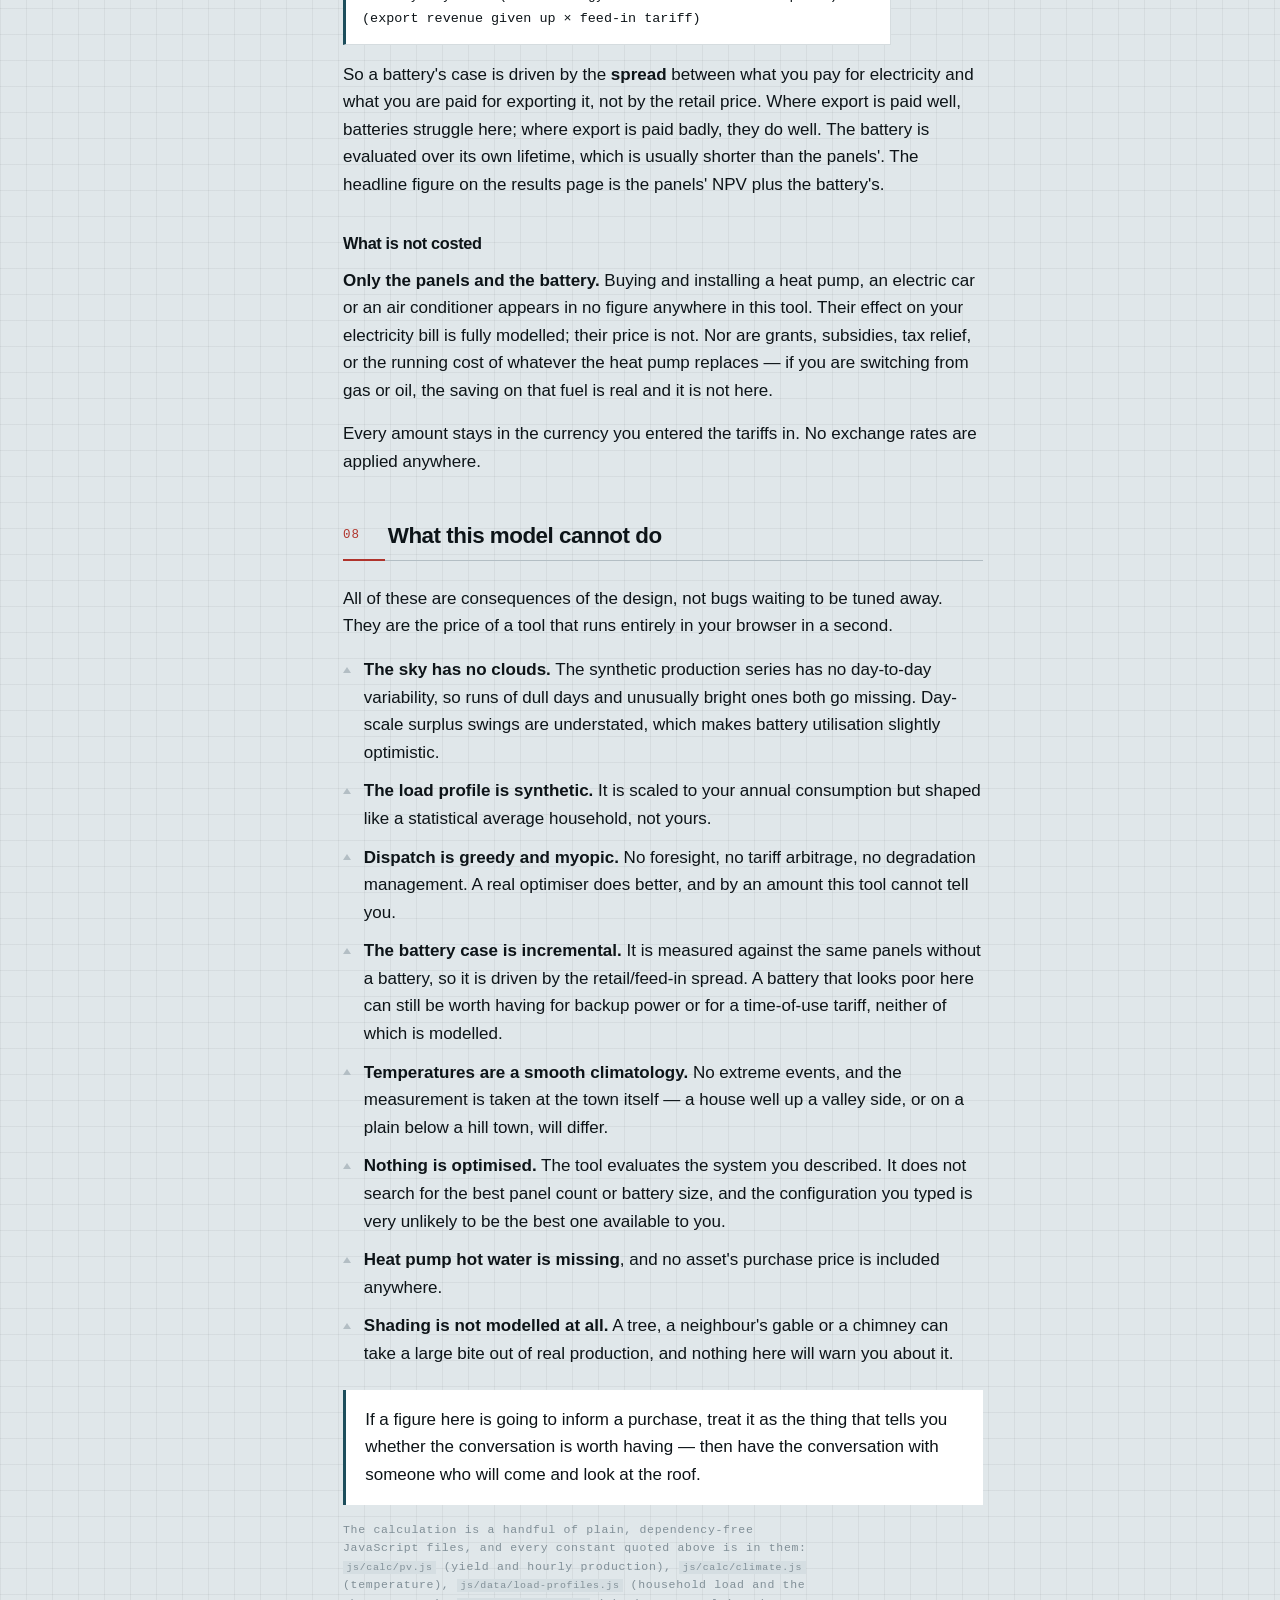
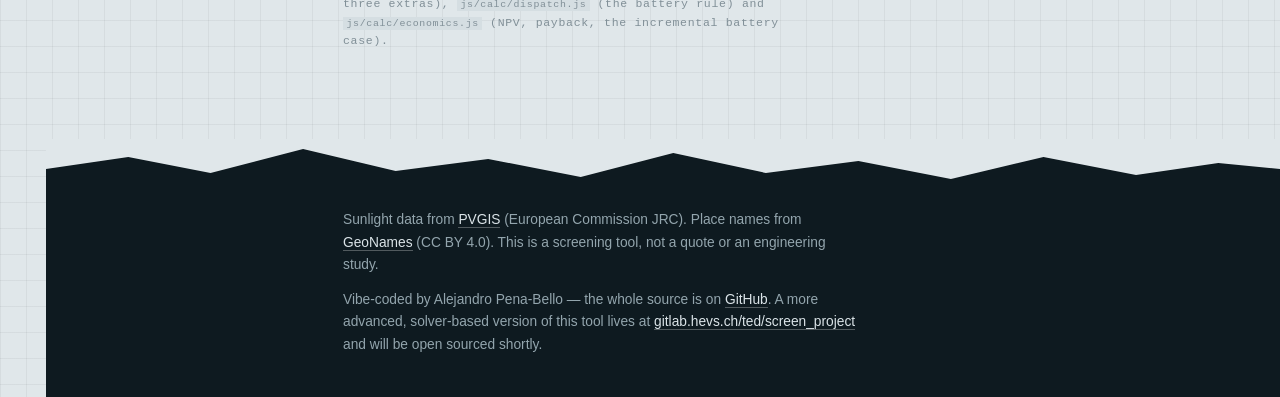
<file: methodology.html>
<!DOCTYPE html>
<html lang="en">
<head>
  <meta charset="UTF-8" />
  <meta name="viewport" content="width=device-width, initial-scale=1.0" />
  <title data-i18n="method.title">How this works — Solar Advisor</title>
  <meta name="description" content="The whole method behind the solar advisor, written out: data sources, formulas, dispatch rule and known limitations." />
  <meta name="theme-color" content="#0e1a20" />
  <link rel="icon" type="image/svg+xml" href="assets/favicon.svg" />
  <link rel="stylesheet" href="css/style.css" />
</head>
<body class="doc-page">
  <div class="rail" aria-hidden="true"><span data-i18n="rail.caption">Solar · Battery · Screening</span></div>

  <header class="page-header">
    <div class="wrap">
      <div class="masthead-nav">
        <a class="brand" href="https://apenabell.com/index.html">
          <svg class="mark" viewBox="0 0 32 32" aria-hidden="true" focusable="false">
            <rect x="2" y="15" width="28" height="11" rx="5.5" />
            <path d="M9.5 15 18 4.5l5.2 3.1L20.3 15" />
            <path class="mark-cross" d="M24 18.1v5.2M21.4 20.7h5.2" />
          </svg>
          <span class="brand-text">
            <span class="brand-name" data-i18n="brand.name">Solar Advisor</span>
            <span class="brand-tag" data-i18n="brand.tag">PV · Storage · Electrification</span>
          </span>
        </a>
        <nav class="site-nav">
          <a href="index.html" data-i18n="method.navBack">← Back to the advisor</a>
          <select id="langSelect" class="lang-picker" aria-label="Language"
                  data-i18n-attr="aria-label:nav.language"></select>
        </nav>
      </div>

      <div class="masthead-hero">
        <h1 data-i18n="method.h1">How this works</h1>
        <p class="subtitle" data-i18n="method.subtitle">
          The whole method, written out: where the numbers come from, what is calculated from
          what, and where the method stops being trustworthy.
        </p>
      </div>
    </div>
  </header>

  <main>

    <!-- The point of this page is trust, not compliance. This tool competes with installer
         spreadsheets, and being legible about the method is the main thing it has to offer,
         so it is written as an explanation rather than as a disclaimer.

         The prose lives in js/i18n/methodology.<lang>.json rather than in the catalogue every
         page loads: the wizard should not pay to download an essay it never shows. The English
         text stays inline as the static fallback, exactly as on the other two pages. -->
    <section class="doc">
      <p class="doc-intro" data-i18n-html="method.intro">
        This is a <strong>screening tool</strong>. It answers "is solar worth looking into
        here, roughly, and does a battery help?" in a few seconds, in your browser, with
        nothing hidden. It is not an engineering study and it is not a quote. Everything below
        is either a measurement someone else made and we look up, or a piece of arithmetic
        described here in full.
      </p>

      <nav class="toc" aria-label="Contents">
        <h2 data-i18n="method.toc.h2">On this page</h2>
        <ol>
          <li><a href="#data" data-i18n="method.h.data">Where the data comes from</a></li>
          <li><a href="#production" data-i18n="method.h.production">From a roof to an hourly production series</a></li>
          <li><a href="#load" data-i18n="method.h.load">The household load profile</a></li>
          <li><a href="#temperature" data-i18n="method.h.temperature">The temperature series</a></li>
          <li><a href="#assets" data-i18n="method.h.assets">Heat pump, electric car, air conditioning</a></li>
          <li><a href="#dispatch" data-i18n="method.h.dispatch">How the battery is operated</a></li>
          <li><a href="#money" data-i18n="method.h.money">Money: bills, payback and NPV</a></li>
          <li><a href="#limits" data-i18n="method.h.limits">What this model cannot do</a></li>
        </ol>
      </nav>

      <!-- ------------------------------------------------------------------ data -->
      <h2 id="data" data-i18n="method.h.data">Where the data comes from</h2>

      <p data-i18n="method.data.intro">
        Two outside sources, both fetched once, offline, and committed as static files. The
        deployed page never calls anything at runtime.
      </p>

      <dl class="doc-list">
        <dt data-i18n-html="method.data.pvgis.dt">Sunlight and temperature — <a href="https://re.jrc.ec.europa.eu/pvg_tools/en/">PVGIS
        v5.2</a> (European Commission JRC)</dt>
        <dd data-i18n-html="method.data.pvgis.dd">
          For each of <strong>1 210 towns and cities</strong> across the EU-27, the UK,
          Switzerland and Norway, three things were fetched <em>at that town's own
          coordinates</em>: its annual yield for a 35°-tilt south-facing system including 14%
          system losses, the twelve monthly fractions that yield is spread over, and twelve
          monthly mean air temperatures (2016–2020 average). Yield and seasonal shape come from
          the <code>PVcalc</code> endpoint, temperatures from <code>MRcalc</code>.
        </dd>

        <dt data-i18n-html="method.data.geonames.dt">Place names — <a href="https://www.geonames.org/">GeoNames</a> <code>cities15000</code>
        (CC BY 4.0)</dt>
        <dd data-i18n-html="method.data.geonames.dd">
          Up to the fifty most-populous places per country, under their local names.
        </dd>
      </dl>

      <p data-i18n="method.data.cors">
        PVGIS sends no cross-origin headers, so a static site genuinely cannot call it from a
        browser — the lookup table is not a shortcut, it is the only way this can work without a
        server. Refreshing the data means re-running the offline fetch and committing the result.
      </p>

      <h3 data-i18n="method.data.perTown.h3">Why every town carries its own measurements</h3>

      <p data-i18n-html="method.data.perTown.p1">
        Yield, seasonal shape and temperature are all read at the town's own coordinates, never
        interpolated from surrounding points. In mountainous country that distinction is
        decisive: a valley city and a point a few kilometres away up the slope can differ by
        <strong>8 K in January</strong>. An error that size does not merely dent a heat pump
        estimate, it inverts it, and it can silently zero out the cooling demand of a city with
        real summers. Anything that depends on temperature therefore has to be measured where
        people actually live rather than nearby.
      </p>

      <p data-i18n="method.data.perTown.p2">
        One quantity is interpolated rather than measured per town: the roof orientation
        correction. How much a tilted, rotated roof gains or loses against a 35° south
        reference depends on the sun's angle,
        which varies with latitude rather than with local terrain, so it is safe to interpolate.
        Correction factors are held for reference latitude bands 40°, 50° and 60° N; the factor
        for your roof is interpolated bilinearly across tilt and azimuth within each band, then
        linearly between the two bands your town falls between.
      </p>

      <p data-i18n-html="method.data.perTown.p3">
        The band factors themselves are measured rather than modelled, and each band averages
        <strong>four land points spread across its longitudes</strong> — Spain, Portugal, Italy
        and Greece at 40° N; Germany, Poland, Czechia and Belgium at 50° N; Norway, Sweden,
        Finland and Estonia at 60° N — with the local horizon switched off. The averaging is
        what makes the table honest. Because these are ratios, a sample point's overall
        sunniness cancels out but its <em>asymmetry</em> does not: a single point outside Oslo
        has hills to the east, and a table built there would hand one hillside's skyline to
        every roof in Scandinavia.
      </p>

      <!-- ------------------------------------------------------------ production -->
      <h2 id="production" data-i18n="method.h.production">From a roof to an hourly production series</h2>

      <h3 data-i18n="method.production.size.h3">System size</h3>
      <p data-i18n-html="method.production.size.p">
        If you give a roof area rather than a system size, it is converted at
        <strong>0.2 kWp per m²</strong> of module (roughly a modern panel), with
        <strong>80%</strong> of the area you stated treated as actually usable — chimneys,
        setbacks and awkward corners. Give the kWp directly and neither assumption applies.
      </p>

      <h3 data-i18n="method.production.annual.h3">Annual total</h3>
      <p class="formula" data-i18n="method.production.annual.formula">
        annual kWh = kWp × (the town's measured kWh/kWp at 35° south) × (orientation factor) ×
        (your performance ratio ÷ 0.86)
      </p>
      <p data-i18n="method.production.annual.p">
        0.86 is the performance ratio behind the PVGIS figure — its default 14% system loss.
        Raising or lowering the performance ratio in the advanced settings scales the result
        against that reference rather than replacing it.
      </p>

      <h3 data-i18n="method.production.hourly.h3">Hourly shape</h3>
      <p data-i18n="method.production.hourly.intro">
        The annual total is then spread over 8 760 hours in three steps:
      </p>
      <ol class="doc-steps">
        <li data-i18n-html="method.production.hourly.step1">
          <strong>Within a day, closed-form solar geometry.</strong> Solar declination from the
          day of the year, hour angle from the hour (solar noon assumed at 12:00 local — the
          equation of time and your longitude within the time zone are below the resolution
          this tool claims), then the cosine of the incidence angle on your tilted, rotated
          plane. A fixed <strong>18% of the light is treated as diffuse</strong> and follows the
          sun's elevation rather than the angle onto the panel, so an east-facing roof still
          produces something at noon.
        </li>
        <li data-i18n-html="method.production.hourly.step2">
          <strong>Across the year, the measured envelope.</strong> Each month's geometric total
          is rescaled so the twelve monthly totals match the fractions PVGIS measured for your
          town. The shape <em>within</em> each month is left as geometry made it.
        </li>
        <li data-i18n-html="method.production.hourly.step3">
          <strong>Finally, anchored on the measured annual total</strong> from the step above.
        </li>
      </ol>

      <p data-i18n-html="method.production.hourly.why">
        Step 2 is not a refinement, it is load-bearing. Pure geometry gives a June-to-January
        production ratio of about 1.6 more or less everywhere. The measured ratios run from
        about <strong>1.5 in Madrid to 3.6 in central Europe to 8.8 in Oslo</strong> — cloud,
        haze and horizon, none of which geometry knows about. Without the measured envelope the
        tool would overstate winter self-sufficiency everywhere north of the Alps, and flatter
        the battery while doing it.
      </p>

      <!-- ----------------------------------------------------------------- load -->
      <h2 id="load" data-i18n="method.h.load">The household load profile</h2>

      <p data-i18n-html="method.load.p1">
        Your annual consumption — the figure from your bill — is spread over the year with a
        standard-load-profile-style residential shape: a morning peak, a daytime trough, a
        larger evening peak, a flatter and later weekend pattern, and a mild seasonal swing
        (about <strong>1.18× in December against 0.85× in July</strong>) for lighting and indoor
        time. Weekdays and weekends alternate in the usual 5:2 mix; which calendar day is a
        Monday does not matter at this resolution.
      </p>
      <p data-i18n="method.load.p2">
        The shape is relative and the whole series is then scaled so that it sums to exactly the
        annual figure you gave. That is deliberate: the annual number is something you actually
        know, and the shape is something nobody knows without a meter.
      </p>
      <p data-i18n="method.load.p3">
        This is the model's weakest input and it is worth being blunt about it. It has no
        household in it — no shift work, no woodstove, no swimming pool, no one at home on
        Tuesdays. Two houses with identical annual consumption and very different daily rhythms
        get identical answers here, and in reality they would not.
      </p>

      <!-- ---------------------------------------------------------- temperature -->
      <h2 id="temperature" data-i18n="method.h.temperature">The temperature series</h2>

      <p data-i18n-html="method.temperature.p1">
        Heat pumps and air conditioners respond to temperature, and a heat pump's efficiency
        depends on how cold it is <em>at the moment it runs</em>, so twelve monthly means are
        not enough. An hourly series is reconstructed from them: the monthly means are anchored
        at the middle of each month and interpolated between with a cosine easing (so turning
        points round off instead of kinking, and December wraps into January without a step),
        then a fixed <strong>±5 K day/night swing peaking at 15:00</strong> is laid on top.
      </p>
      <p data-i18n="method.temperature.p2">
        What comes out is a smooth climatology, not weather. There are no cold snaps, no
        heatwaves, no still grey fortnights. It is adequate for annual energy — which is all
        this tool reports — and it must never be used to size anything for a peak day.
      </p>

      <!-- --------------------------------------------------------------- assets -->
      <h2 id="assets" data-i18n="method.h.assets">Heat pump, electric car, air conditioning</h2>

      <p data-i18n-html="method.assets.intro">
        Each of the three is an independent 8 760-hour series <strong>added on top of</strong>
        your base load, so switching two on is just an element-wise sum. Crucially, they are all
        evaluated against the <em>same</em> panels and the same battery you chose — nothing is
        resized when you flip a toggle. That is what makes "adding an electric car does this to
        your self-sufficiency" a statement about the car rather than about a different system.
      </p>

      <h3 data-i18n="method.assets.hp.h3">Heat pump</h3>
      <p data-i18n="method.assets.hp.demand">
        Annual heat demand is floor area × an intensity for the building's vintage:
      </p>
      <dl class="doc-list compact">
        <dt data-i18n="building.old">Before 1980, little insulation</dt><dd data-i18n="method.assets.hp.intensity.old">160 kWh/m²/year</dd>
        <dt data-i18n="building.mid">1980–2000</dt><dd data-i18n="method.assets.hp.intensity.mid">105 kWh/m²/year</dd>
        <dt data-i18n="building.recent">2000–2010</dt><dd data-i18n="method.assets.hp.intensity.recent">70 kWh/m²/year</dd>
        <dt data-i18n="building.modern">After 2010, or fully renovated</dt><dd data-i18n="method.assets.hp.intensity.modern">45 kWh/m²/year</dd>
        <dt data-i18n="building.passive">Passive house / Minergie-P</dt><dd data-i18n="method.assets.hp.intensity.passive">25 kWh/m²/year</dd>
      </dl>
      <p data-i18n-html="method.assets.hp.degreeDays">
        That demand is distributed over the year by heating degree days below a
        <strong>15 °C base</strong> — the gap up to a ~20 °C indoor target is assumed to be
        covered by sunlight through the windows and by the people and appliances inside.
      </p>
      <p data-i18n-html="method.assets.hp.dailyMean">
        Whether a day needs heat at all is decided from that day's <strong>mean</strong>
        temperature, the standard degree-day convention. Testing each hour on its own instead
        would put the heat pump to work on a cool July night, which no building with any thermal
        mass does. Within a heating day the heat is weighted towards the colder hours,
        with a small floor so that a mild day spreads its demand instead of collapsing it onto
        one hour.
      </p>
      <p data-i18n="method.assets.hp.copIntro">
        Electricity is then that hour's heat divided by that hour's coefficient of performance:
      </p>
      <p class="formula" data-i18n-html="method.assets.hp.copFormula">
        COP = 0.42 × (T<sub>supply</sub> + 273.15) ÷ max(5, T<sub>supply</sub> −
        T<sub>outdoor</sub>), clamped to 1.6–5.5
      </p>
      <p data-i18n-html="method.assets.hp.copWhy">
        — that is, 42% of the theoretical Carnot limit, which is about what a real machine
        achieves. Evaluating the COP hour by hour rather than using one seasonal figure is the
        whole point: a fixed COP would flatter exactly those midwinter hours when the machine
        works hardest and the sun is weakest. Your choice of heat distribution sets
        T<sub>supply</sub> — underfloor heating 35 °C, mixed 45 °C, old radiators 55 °C — and it
        matters a great deal.
      </p>
      <p data-i18n-html="method.assets.hp.spaceOnly">
        <strong>Space heating only.</strong> Domestic hot water is not modelled, so a household
        running its hot water off the same heat pump will use more than this shows.
      </p>

      <h3 data-i18n="method.assets.ev.h3">Electric car</h3>
      <p data-i18n-html="method.assets.ev.energy">
        Annual energy is kilometres × consumption per 100 km, plus <strong>10% charging
        losses</strong>, because the meter sees more than the battery receives. That energy is
        spread over every day of the year with one of two shapes:
      </p>
      <ul>
        <li data-i18n-html="method.assets.ev.dumb"><strong>Plug in when I get home</strong> — an evening peak, tapering overnight.</li>
        <li data-i18n-html="method.assets.ev.solar"><strong>Charge during the day</strong> — concentrated on the middle of the day.</li>
      </ul>
      <p data-i18n="method.assets.ev.default">
        Both move exactly the same annual energy; only the timing differs, and the timing is the
        entire question for solar. The default is deliberately the unflattering one. Defaulting
        to solar-following charging would quietly inflate self-consumption for every user,
        including the majority whose car is not at home on a weekday afternoon.
      </p>

      <h3 data-i18n="method.assets.ac.h3">Air conditioning</h3>
      <p data-i18n-html="method.assets.ac.demand">
        Cooling demand is floor area × cooling degree hours above a <strong>22 °C base</strong>
        × 0.00125 kWh per m² per degree-hour, divided by the SEER you set. Unlike heating this
        is evaluated <em>hourly</em> rather than on the daily mean, because cooling genuinely
        does respond to a hot afternoon in a way heating does not respond to a cold hour.
      </p>
      <p data-i18n="method.assets.ac.fit">
        Of the three extras this is the only one that improves the solar match: it wants power
        exactly when the panels have it.
      </p>

      <!-- ------------------------------------------------------------- dispatch -->
      <h2 id="dispatch" data-i18n="method.h.dispatch">How the battery is operated</h2>

      <p data-i18n="method.dispatch.intro">
        Every hour of the year, in order:
      </p>
      <ol class="doc-steps">
        <li data-i18n="method.dispatch.step1">Production meets whatever load is happening at that moment, directly.</li>
        <li data-i18n-html="method.dispatch.step2">Any surplus charges the battery — limited by the room left in it and by a power
        limit of <strong>0.5 C</strong> (an 8 kWh battery charges at up to 4 kW).</li>
        <li data-i18n="method.dispatch.step3">Any remaining deficit is drawn from the battery, under the same power limit and
        whatever charge it holds.</li>
        <li data-i18n="method.dispatch.step4">What is left over is exported; what is still missing is imported.</li>
      </ol>
      <p data-i18n-html="method.dispatch.efficiency">
        Round-trip efficiency is split evenly over the two conversions (its square root applied
        on the way in and again on the way out), and the capacity you enter is treated as
        <em>usable</em> capacity, not nameplate. The battery starts the year empty. Full cycles
        are reported as total energy stored ÷ usable capacity.
      </p>
      <p data-i18n-html="method.dispatch.greedy">
        This rule is greedy and myopic: it knows nothing about the next hour. It never holds
        space back for an afternoon it can see coming, never buys cheap night electricity to
        sell or use later, never trades against a time-of-use tariff, and never manages its own
        degradation. <strong>A real optimiser beats it</strong>, and the gap between this rule
        and a solved dispatch is the entire reason the companion solver-based tool exists. What
        this rule gives you instead is a number you can follow line by line, in a page that
        loads in a second and costs nothing to run.
      </p>

      <!-- ---------------------------------------------------------------- money -->
      <h2 id="money" data-i18n="method.h.money">Money: bills, payback and NPV</h2>

      <h3 data-i18n="method.money.capex.h3">What is being bought</h3>
      <p class="formula" data-i18n-html="method.money.capex.formula">
        panels = kWp × your price per kWp &nbsp;&nbsp;·&nbsp;&nbsp; battery = kWh × your price
        per kWh
      </p>

      <h3 data-i18n="method.money.year.h3">What a year is worth</h3>
      <p class="formula" data-i18n="method.money.year.formula">
        year's value = (solar you used yourself × retail price) + (solar you exported × feed-in
        tariff) − maintenance
      </p>
      <p data-i18n-html="method.money.year.p">
        Maintenance is <strong>1% of the system cost per year</strong> for the panels, and zero
        for the battery on its own. Panel output falls <strong>0.5% per year</strong>. If you
        set a tariff escalation, both prices compound at that rate. Later years reuse the
        self-consumption and self-sufficiency <em>rates</em> from the simulated year rather than
        re-running the hourly dispatch annually — across a 0.5%/year decline that drift is far
        smaller than the uncertainty already sitting in the synthetic load profile.
      </p>

      <h3 data-i18n="method.money.bill.h3">Your bill</h3>
      <p class="formula" data-i18n="method.money.bill.formula">
        bill = (imported × retail price) − (exported × feed-in tariff)
      </p>
      <p data-i18n-html="method.money.bill.p">
        Standing charges and any fixed monthly fee are not in it, so compare the
        <em>difference</em> between the "before" and "after" bills rather than either figure
        against your actual bill.
      </p>

      <h3 data-i18n="method.money.npv.h3">Payback and NPV</h3>
      <p data-i18n-html="method.money.payback.p">
        <strong>Payback</strong> is the simple, undiscounted one: the cumulative cash position
        starts at minus the purchase price and the year it crosses zero is reported. The payback
        chart plots exactly that line, deliberately undiscounted — a discounted curve crossing
        somewhere other than the payback figure printed beside it would read as a contradiction.
      </p>
      <p data-i18n-html="method.money.npv.p">
        <strong>NPV</strong> is the discounted verdict: each year's value divided by
        (1 + discount rate) raised to that year, summed over the system's life, minus the
        purchase price. Cash flows are treated as arriving at the end of each year. It is the
        headline figure because it is the one that answers "am I better off than if I had done
        something else with the money".
      </p>

      <h3 data-i18n="method.money.battery.h3">The battery is judged incrementally</h3>
      <p data-i18n-html="method.money.battery.p1">
        This is the part most worth understanding. The battery is not compared against having no
        solar at all — it is compared against <em>the same panels without a battery</em>. Its
        entire earnings are the energy it moves out of the export column and into the
        self-consumption column:
      </p>
      <p class="formula" data-i18n="method.money.battery.formula">
        battery's year = (extra energy used on site × retail price) − (export revenue given up ×
        feed-in tariff)
      </p>
      <p data-i18n-html="method.money.battery.p2">
        So a battery's case is driven by the <strong>spread</strong> between what you pay for
        electricity and what you are paid for exporting it, not by the retail price. Where
        export is paid well, batteries struggle here; where export is paid badly, they do well.
        The battery is evaluated over its own lifetime, which is usually shorter than the
        panels'. The headline figure on the results page is the panels' NPV plus the battery's.
      </p>

      <h3 data-i18n="method.money.uncosted.h3">What is not costed</h3>
      <p data-i18n-html="method.money.uncosted.p1">
        <strong>Only the panels and the battery.</strong> Buying and installing a heat pump, an
        electric car or an air conditioner appears in no figure anywhere in this tool. Their
        effect on your electricity bill is fully modelled; their price is not. Nor are grants,
        subsidies, tax relief, or the running cost of whatever the heat pump replaces — if you
        are switching from gas or oil, the saving on that fuel is real and it is not here.
      </p>
      <p data-i18n="method.money.uncosted.p2">
        Every amount stays in the currency you entered the tariffs in. No exchange rates are
        applied anywhere.
      </p>

      <!-- --------------------------------------------------------------- limits -->
      <h2 id="limits" data-i18n="method.h.limits">What this model cannot do</h2>

      <p data-i18n="method.limits.intro">
        All of these are consequences of the design, not bugs waiting to be tuned away. They are
        the price of a tool that runs entirely in your browser in a second.
      </p>

      <ul class="doc-limits">
        <li data-i18n-html="method.limits.clouds">
          <strong>The sky has no clouds.</strong> The synthetic production series has no
          day-to-day variability, so runs of dull days and unusually bright ones both go
          missing. Day-scale surplus swings are understated, which makes battery utilisation
          slightly optimistic.
        </li>
        <li data-i18n-html="method.limits.load">
          <strong>The load profile is synthetic.</strong> It is scaled to your annual
          consumption but shaped like a statistical average household, not yours.
        </li>
        <li data-i18n-html="method.limits.dispatch">
          <strong>Dispatch is greedy and myopic.</strong> No foresight, no tariff arbitrage, no
          degradation management. A real optimiser does better, and by an amount this tool
          cannot tell you.
        </li>
        <li data-i18n-html="method.limits.battery">
          <strong>The battery case is incremental.</strong> It is measured against the same
          panels without a battery, so it is driven by the retail/feed-in spread. A battery that
          looks poor here can still be worth having for backup power or for a time-of-use
          tariff, neither of which is modelled.
        </li>
        <li data-i18n-html="method.limits.temperature">
          <strong>Temperatures are a smooth climatology.</strong> No extreme events, and the
          measurement is taken at the town itself — a house well up a valley side, or on a plain
          below a hill town, will differ.
        </li>
        <li data-i18n-html="method.limits.optimisation">
          <strong>Nothing is optimised.</strong> The tool evaluates the system you described. It
          does not search for the best panel count or battery size, and the configuration you
          typed is very unlikely to be the best one available to you.
        </li>
        <li data-i18n-html="method.limits.hotWater">
          <strong>Heat pump hot water is missing</strong>, and no asset's purchase price is
          included anywhere.
        </li>
        <li data-i18n-html="method.limits.shading">
          <strong>Shading is not modelled at all.</strong> A tree, a neighbour's gable or a
          chimney can take a large bite out of real production, and nothing here will warn you
          about it.
        </li>
      </ul>

      <p class="doc-close" data-i18n="method.close">
        If a figure here is going to inform a purchase, treat it as the thing that tells you
        whether the conversation is worth having — then have the conversation with someone who
        will come and look at the roof.
      </p>

      <p class="doc-source" data-i18n-html="method.source">
        The calculation is a handful of plain, dependency-free JavaScript files, and every
        constant quoted above is in them: <code>js/calc/pv.js</code> (yield and hourly
        production), <code>js/calc/climate.js</code> (temperature),
        <code>js/data/load-profiles.js</code> (household load and the three extras),
        <code>js/calc/dispatch.js</code> (the battery rule) and
        <code>js/calc/economics.js</code> (NPV, payback, the incremental battery case).
      </p>
    </section>
  </main>

  <footer class="page-footer">
    <div class="wrap">
      <p data-i18n-html="footer.credit">
        Sunlight data from <a href="https://re.jrc.ec.europa.eu/pvg_tools/en/">PVGIS</a> (European
        Commission JRC). Place names from <a href="https://www.geonames.org/">GeoNames</a>
        (CC&nbsp;BY&nbsp;4.0). This is a screening tool, not a quote or an engineering study.
      </p>
      <p data-i18n-html="footer.provenance">
        Vibe-coded by Alejandro Pena-Bello — the whole source is on
        <a href="https://github.com/alefunxo/PV-advisor">GitHub</a>. A more advanced,
        solver-based version of this tool lives at
        <a href="https://gitlab.hevs.ch/ted/screen_project">gitlab.hevs.ch/ted/screen_project</a>
        and will be open sourced shortly.
      </p>
    </div>
  </footer>

  <script src="js/i18n.js"></script>
  <script>
    // The one page with no calculation on it, so it loads the catalogue and nothing else.
    // "methodology" is an extra bundle: the essay is fetched only by the page that shows it.
    document.addEventListener("DOMContentLoaded", () => I18n.init({ bundles: ["methodology"] }));
  </script>
</body>
</html>
</file>
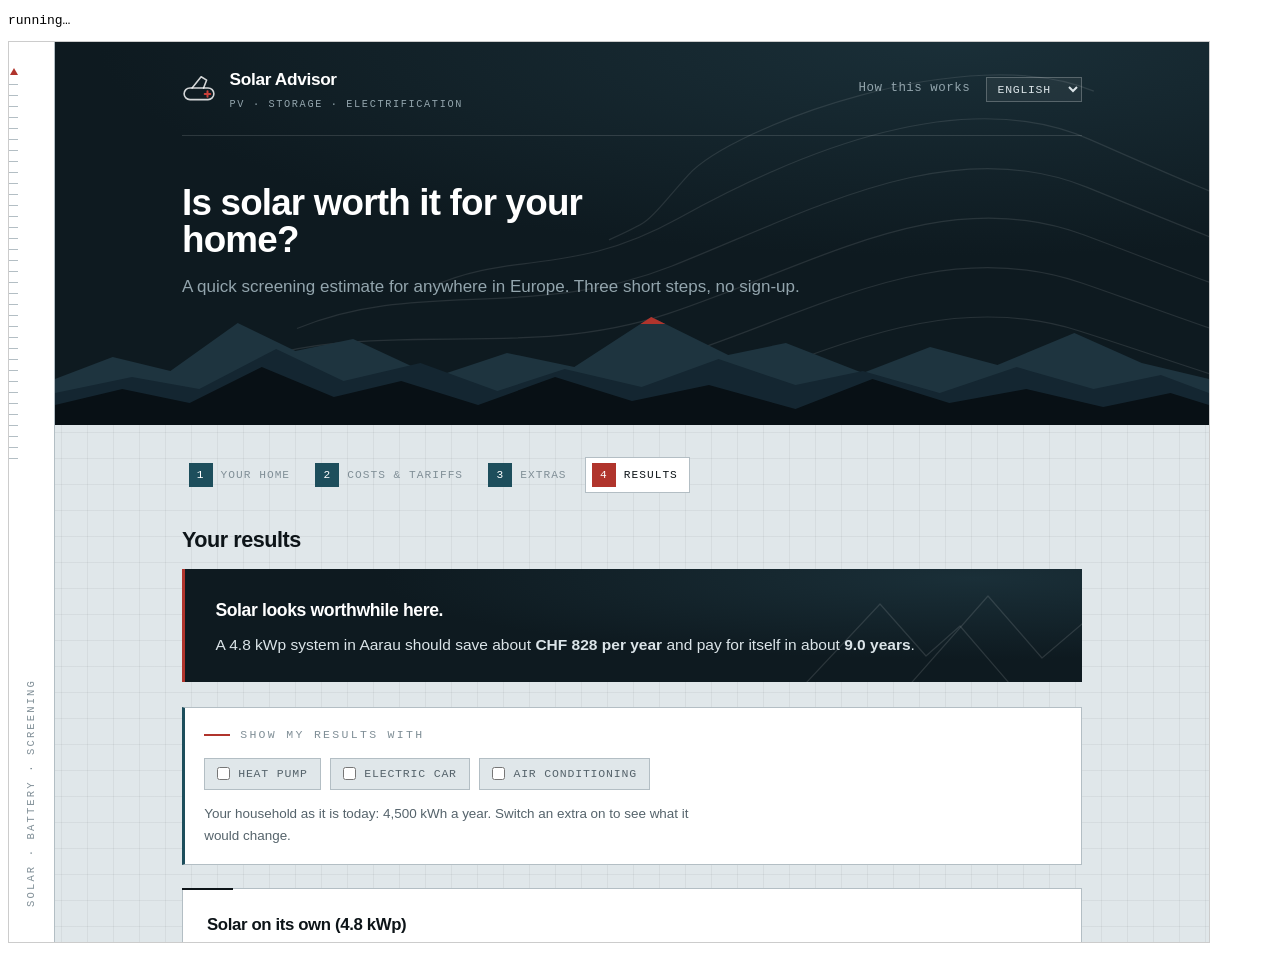
<file: _tests/suite-a11y.html>
<!DOCTYPE html>
<html lang="en">
<head>
  <meta charset="utf-8" />
  <title>Scratch suite — accessibility</title>
</head>
<body>
<pre id="out">running…</pre>
<!--
  Colour-vision separation is asserted elsewhere (js/charts.js and the wizard suite), which is
  the hard part and the part that was measured rather than eyeballed. This suite covers the
  three things that were left unverified: keyboard order, focus management across wizard
  steps, and how the results dashboard reads to a screen reader.

  What it cannot do is replace an actual screen reader. It checks that the machinery a reader
  depends on is present and correct — accessible names, focus that follows the view, live
  regions on the things that change without navigation — not that the resulting speech is
  pleasant to listen to.
-->
<iframe id="frame" style="width:1200px;height:900px;border:1px solid #ccc"></iframe>
<script>
const results = [];
const ok = (name, cond, detail) => results.push((cond ? "PASS " : "FAIL ") + name + (cond ? "" : "  << " + detail));

const frame = document.getElementById("frame");
const sleep = (ms) => new Promise((r) => setTimeout(r, ms));

function load(url) {
  return new Promise((resolve) => {
    frame.addEventListener("load", function once() {
      frame.removeEventListener("load", once);
      resolve(frame.contentDocument);
    });
    frame.src = url;
  });
}

async function waitFor(doc, fn, label) {
  for (let i = 0; i < 200; i++) {
    try { if (fn(doc)) return true; } catch (e) {}
    await sleep(50);
  }
  results.push("FAIL timed out waiting for " + label);
  return false;
}

const stepShown = (d, n) => !d.querySelector(`.step[data-step="${n}"]`).classList.contains("hidden");

// What the browser will actually stop on when tabbing: focusable, and not inside anything
// display:none or [hidden]. The hidden check is the point — a wizard hides three of its four
// steps, and their inputs must not be tab stops.
const FOCUSABLE = 'a[href], button, input, select, textarea, [tabindex]';
function tabbable(doc) {
  return [...doc.querySelectorAll(FOCUSABLE)].filter((el) => {
    if (el.disabled) return false;
    if (Number(el.getAttribute("tabindex")) < 0) return false;
    if (el.closest(".hidden") || el.closest("[hidden]")) return false;
    const cs = frame.contentWindow.getComputedStyle(el);
    return cs.display !== "none" && cs.visibility !== "hidden";
  });
}

// The accessible name, near enough for these controls: a label, aria-label, aria-labelledby,
// or the element's own text.
function accName(doc, el) {
  if (el.getAttribute("aria-label")) return el.getAttribute("aria-label").trim();
  const by = el.getAttribute("aria-labelledby");
  if (by) {
    const t = by.split(/\s+/).map((id) => doc.getElementById(id)).filter(Boolean)
      .map((n) => n.textContent.trim()).join(" ");
    if (t) return t;
  }
  if (el.id) {
    const lab = doc.querySelector(`label[for="${CSS.escape(el.id)}"]`);
    if (lab && lab.textContent.trim()) return lab.textContent.trim();
  }
  const wrapping = el.closest("label");
  if (wrapping && wrapping.textContent.trim()) return wrapping.textContent.trim();
  if (el.title) return el.title.trim();
  return el.textContent.trim();
}

// ------------------------------------------------------ static structure
function testStructure(doc, page) {
  ok(`${page}: exactly one h1`, doc.querySelectorAll("h1").length === 1,
     doc.querySelectorAll("h1").length + " found");
  ok(`${page}: the document declares a language`, !!doc.documentElement.lang,
     "no lang attribute");

  // Headings that skip a level leave a reader guessing what the missing one contained.
  const levels = [...doc.querySelectorAll("h1,h2,h3,h4,h5,h6")]
    .filter((h) => !h.closest(".hidden") && !h.closest("[hidden]"))
    .map((h) => Number(h.tagName[1]));
  const skips = [];
  levels.forEach((lv, i) => { if (i && lv > levels[i - 1] + 1) skips.push(`h${levels[i - 1]} -> h${lv}`); });
  ok(`${page}: no heading level is skipped`, skips.length === 0, skips.join(", "));

  // A positive tabindex overrides DOM order for the whole page, not just itself.
  const positive = [...doc.querySelectorAll("[tabindex]")]
    .filter((el) => Number(el.getAttribute("tabindex")) > 0)
    .map((el) => el.tagName.toLowerCase() + "#" + el.id);
  ok(`${page}: no positive tabindex anywhere`, positive.length === 0, positive.join(", "));

  // Every control the keyboard can reach has to say what it is.
  const nameless = tabbable(doc).filter((el) => !accName(doc, el))
    .map((el) => el.tagName.toLowerCase() + (el.id ? "#" + el.id : ""));
  ok(`${page}: every reachable control has an accessible name`, nameless.length === 0, nameless.join(", "));

  // Form controls specifically: a placeholder is not a label.
  const unlabelled = [...doc.querySelectorAll("input, select, textarea")]
    .filter((el) => el.type !== "hidden")
    .filter((el) => !accName(doc, el))
    .map((el) => el.id || el.name || el.type);
  ok(`${page}: every form control is labelled`, unlabelled.length === 0, unlabelled.join(", "));

  // Canvases have no accessible content. Either they are named, or they are hidden because
  // the same numbers are written out as text nearby — but never left as a silent unknown.
  const bareCanvas = [...doc.querySelectorAll("canvas")]
    .filter((c) => c.getAttribute("aria-hidden") !== "true" && !accName(doc, c) && !c.getAttribute("role"))
    .map((c) => c.id);
  ok(`${page}: no canvas is left unnamed and unhidden`, bareCanvas.length === 0, bareCanvas.join(", "));

  // Tab order follows the document, which is only true while nothing overrides it.
  const order = tabbable(doc);
  const docOrder = [...order].sort((a, b) =>
    (a.compareDocumentPosition(b) & Node.DOCUMENT_POSITION_FOLLOWING) ? -1 : 1);
  ok(`${page}: tab order follows document order`,
     order.every((el, i) => el === docOrder[i]), "reordered by tabindex");
}

// ------------------------------------------------- wizard focus management
async function testWizardFocus() {
  const doc = await load("../index.html?lang=en");
  if (!await waitFor(doc, (d) => d.getElementById("country").options.length > 0, "country list")) return;
  const win = frame.contentWindow;

  testStructure(doc, "../index.html");

  // Nothing on a hidden step may be a tab stop, or a keyboard user tabs off the visible form
  // into three steps' worth of invisible fields.
  const leaked = tabbable(doc).filter((el) => {
    const s = el.closest(".step");
    return s && Number(s.dataset.step) !== 1;
  }).map((el) => el.id);
  ok("only the current step's controls are tabbable", leaked.length === 0, leaked.join(", "));

  ok("focus is not stolen on load", doc.activeElement === doc.body ||
     doc.activeElement === doc.documentElement, "focus went to " + (doc.activeElement && doc.activeElement.id));

  // Advancing must take focus with it. Without this the old focus dies on a display:none
  // element and the next Tab restarts at the top of the page.
  doc.getElementById("nextBtn").click();
  if (!await waitFor(doc, (d) => stepShown(d, 2), "step 2")) return;
  const h2 = doc.querySelector('.step[data-step="2"] h2');
  ok("focus moves to the new step's heading", doc.activeElement === h2,
     "focus is on " + (doc.activeElement && (doc.activeElement.id || doc.activeElement.tagName)));
  ok("the heading is focusable but not a tab stop", h2.getAttribute("tabindex") === "-1",
     h2.getAttribute("tabindex"));

  // ...and going back, for the same reason.
  doc.getElementById("backBtn").click();
  if (!await waitFor(doc, (d) => stepShown(d, 1), "step 1")) return;
  ok("focus follows Back as well",
     doc.activeElement === doc.querySelector('.step[data-step="1"] h2'),
     "focus is on " + (doc.activeElement && (doc.activeElement.id || doc.activeElement.tagName)));

  // A rejected step must put the caret on the field to fix, not just name it in prose.
  const consumption = doc.getElementById("consumption");
  consumption.value = "45000";
  consumption.dispatchEvent(new win.Event("input", { bubbles: true }));
  doc.getElementById("nextBtn").click();
  await sleep(80);
  ok("a rejected field receives focus", doc.activeElement === consumption,
     "focus is on " + (doc.activeElement && doc.activeElement.id));
  ok("the rejected field is marked invalid", consumption.getAttribute("aria-invalid") === "true", "not marked");
  const err = doc.getElementById("formError");
  ok("the error message announces itself", err.getAttribute("role") === "alert", err.getAttribute("role"));
  ok("the error message has text", err.textContent.trim().length > 0, "empty");

  // Fixing it clears the invalid flag rather than leaving a reader told it is still wrong.
  consumption.value = "4500";
  consumption.dispatchEvent(new win.Event("input", { bubbles: true }));
  doc.getElementById("nextBtn").click();
  if (!await waitFor(doc, (d) => stepShown(d, 2), "step 2 after fix")) return;
  ok("the invalid flag is cleared once the value is valid",
     !consumption.hasAttribute("aria-invalid"), consumption.getAttribute("aria-invalid"));
}

// ------------------------------------------- the results dashboard, read aloud
async function testResultsDashboard() {
  const doc = await load("../index.html?lang=en");
  if (!await waitFor(doc, (d) => d.getElementById("country").options.length > 0, "country list")) return;
  const win = frame.contentWindow;
  for (let n = 1; n <= 3; n++) {
    doc.getElementById("nextBtn").click();
    if (!await waitFor(doc, (d) => stepShown(d, n + 1), "step " + (n + 1))) return;
  }
  if (!await waitFor(doc, (d) => !!win.Chart.getChart(d.getElementById("chartMonthly")), "charts")) return;

  ok("focus lands on the results heading",
     doc.activeElement === doc.querySelector('.step[data-step="4"] h2'),
     "focus is on " + (doc.activeElement && (doc.activeElement.id || doc.activeElement.tagName)));

  testStructure(doc, "../index.html results");

  // The extras row is a set of related controls, and its purpose is in a separate line of
  // text — that has to be tied to the group or the checkboxes read as three loose chips.
  const group = doc.querySelector(".scenario-toggles");
  ok("the extras toggles form a labelled group",
     group.getAttribute("role") === "group" && !!accName(doc, group),
     `role=${group.getAttribute("role")} name=${accName(doc, group)}`);

  // Flipping an extra rewrites the whole dashboard with no navigation. A reader has to be
  // told something changed.
  const summary = doc.getElementById("scenarioSummary");
  ok("the scenario summary is a live region",
     summary.getAttribute("role") === "status" || !!summary.getAttribute("aria-live"),
     `role=${summary.getAttribute("role")}`);

  const before = summary.textContent.trim();
  const headlineBefore = doc.getElementById("results-body").textContent;
  const hp = doc.getElementById("resultHp");
  hp.click();
  await sleep(400);
  ok("switching an extra on recomputes the dashboard",
     doc.getElementById("results-body").textContent !== headlineBefore, "unchanged");
  ok("the live region's text actually changes with it",
     summary.textContent.trim() !== before, `still "${before}"`);
  ok("the live region is not left empty", summary.textContent.trim().length > 0, "empty");

  // The excluded-cost warning is the one thing a reader must not miss next to a money figure.
  const notice = doc.getElementById("costNotice");
  ok("the excluded-cost notice appears when an extra is on", !notice.hidden, "still hidden");
  ok("the notice names the extra that is on", /heat pump/i.test(notice.textContent), notice.textContent.trim());

  // Every figure a chart encodes is also written out as text — that is what makes hiding the
  // canvases from a reader defensible rather than a loss.
  const text = doc.querySelector('.step[data-step="4"]').textContent;
  ok("the dashboard states its numbers in text, not only in charts",
     /kWh/.test(text) && /%/.test(text), "no kWh or percentage figures found");
  ok("nothing on the dashboard reads NaN or undefined",
     !/\b(NaN|undefined)\b/.test(text), "found one");

  hp.click();
  await sleep(400);
  ok("switching it off again hides the notice", doc.getElementById("costNotice").hidden, "still shown");
}

// ------------------------------------------------------------ other pages
async function testOtherPages() {
  const meth = await load("../methodology.html?lang=en");
  if (!await waitFor(meth, (d) => d.readyState === "complete", "methodology")) return;
  testStructure(meth, "../methodology.html");

  // Comparison mode, reached the way it is meant to be reached.
  const wiz = await load("../index.html?lang=en");
  if (!await waitFor(wiz, (d) => d.getElementById("country").options.length > 0, "country list")) return;
  for (let n = 1; n <= 3; n++) {
    wiz.getElementById("nextBtn").click();
    if (!await waitFor(wiz, (d) => stepShown(d, n + 1), "step " + (n + 1))) return;
  }
  const arrived = new Promise((resolve) => {
    frame.addEventListener("load", function once() {
      frame.removeEventListener("load", once);
      resolve(frame.contentDocument);
    });
  });
  wiz.getElementById("compareBtn").click();
  const doc = await arrived;
  if (!await waitFor(doc, (d) => !!d.getElementById("chartMonthly-b"), "comparison columns")) return;
  await sleep(300);
  testStructure(doc, "../compare.html");

  // The two columns must be distinguishable by name, not only by position on screen.
  const heads = [...doc.querySelectorAll(".compare-col > h2")].map((h) => h.textContent.trim());
  ok("../compare.html: the two columns have distinct headings",
     heads.length === 2 && heads[0] !== heads[1], heads.join(" / "));

  // Duplicate ids break every label-for and aria-labelledby that points at them, which is
  // the specific risk in a page that renders one template twice.
  const ids = [...doc.querySelectorAll("[id]")].map((el) => el.id);
  const dupes = [...new Set(ids.filter((id, i) => ids.indexOf(id) !== i))];
  ok("../compare.html: no duplicate ids across the two columns", dupes.length === 0, dupes.join(", "));
}

(async () => {
  try {
    await testWizardFocus();
    await testResultsDashboard();
    await testOtherPages();
  } catch (e) {
    results.push("FAIL threw: " + (e && e.stack || e));
  }
  const fails = results.filter((r) => r.startsWith("FAIL")).length;
  document.getElementById("out").textContent =
    results.join("\n") + "\n\n" + (fails ? fails + " FAILURES" : "ALL PASS (" + results.length + ")");
})();
</script>
</body>
</html>
</file>
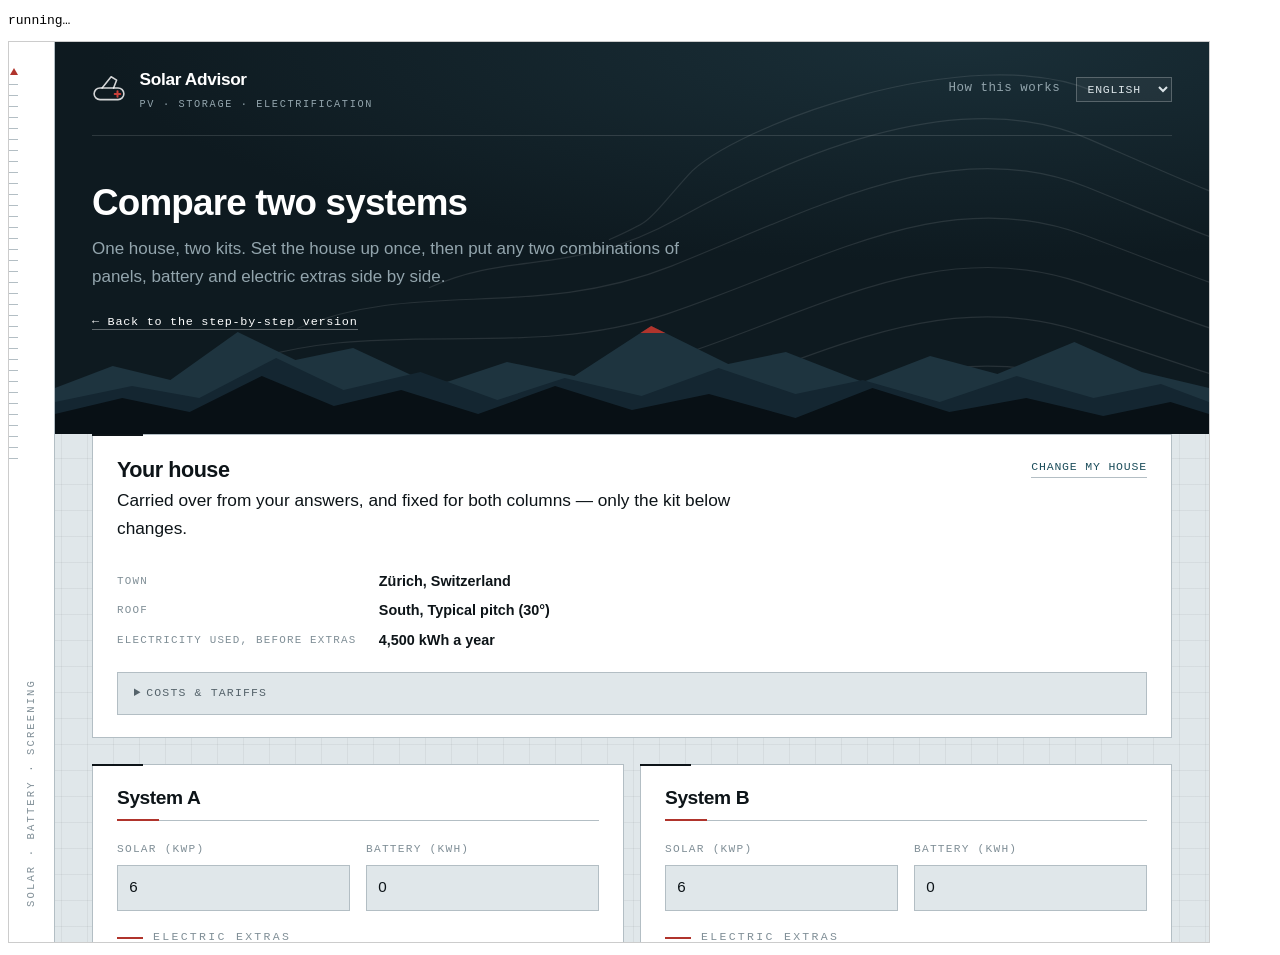
<file: _tests/suite-compare.html>
<!DOCTYPE html>
<html lang="en">
<head>
  <meta charset="utf-8" />
  <title>Suite — comparison mode</title>
</head>
<body>
<pre id="out">running…</pre>
<!-- Desktop width on purpose. The equal-height assertions below are a side-by-side property
     and stop applying once the columns stack; the mobile suite owns that side. -->
<iframe id="frame" style="width:1200px;height:900px;border:1px solid #ccc"></iframe>

<script src="harness.js"></script>
<script>
// One house, two kits. The scope decision this page exists to protect is that the house is
// fixed and only the kit differs — so the first thing asserted is that the house controls are
// not merely disabled but absent.
const { ok, note, waitFor, sleep, loadFrame, run } = window.Harness;
const frame = document.getElementById("frame");

let doc, win, cat;
const $ = (id) => doc.getElementById(id);
const text = (id) => $(id).textContent.replace(/\s+/g, " ").trim();

function fire(el, type) {
  el.dispatchEvent(new win.Event(type, { bubbles: true }));
}
function setNum(id, value) {
  const el = $(id);
  el.value = String(value);
  fire(el, "input");
}
function check(id, on) {
  const el = $(id);
  el.checked = on;
  fire(el, "change");
}

// Reads a figure out of a column's energy block by its own label, rather than by counting
// rows — a suite that indexes into the list breaks the moment somebody adds a row, which is
// the opposite of what it is for.
function byLabel(blockId, key) {
  const label = cat[key];
  const dts = [...$(blockId).querySelectorAll("dt")];
  const dt = dts.find((d) => d.textContent.trim() === label);
  if (!dt) return null;
  let el = dt.nextElementSibling;
  while (el && el.tagName !== "DD") el = el.nextElementSibling;
  return el ? el.textContent.trim() : null;
}
const rate = (col, key) => parseFloat(String(byLabel(`energy-${col}`, key)).replace(/[^\d.,-]/g, "").replace(",", "."));

const hrefsIn = (sel) =>
  [...doc.querySelectorAll(`${sel} a`)].map((a) => a.getAttribute("href")).join(", ") || "(no links)";
const linksToWizard = (sel) =>
  [...doc.querySelectorAll(`${sel} a`)].some((a) => /(^|\/)index\.html(\?|$)/.test(a.getAttribute("href")));

// The wizard hands this over in the URL. Built here rather than clicked through the wizard —
// suite-wizard.html already owns the hand-off itself, and this page has to work from any
// well-formed link, including one a person pasted to a neighbour.
const SCENARIO = {
  lang: "en", c: "CH", town: "Zürich", az: "0", tilt: "30", use: "4500", cur: "CHF",
  rp: "0.28", fit: "0.08", cpk: "1400", bpk: "900", dr: "3", life: "25", blife: "15",
  rt: "0.9", pr: "0.86", esc: "0", kwp: "6", bat: "0",
  hp: "0", ev: "0", ac: "0",
  hpa: "140", hps: "mid", hpt: "45", evkm: "12000", eveff: "18", evs: "dumb",
  aca: "80", seer: "3",
};
const query = Object.entries(SCENARIO)
  .map(([k, v]) => `${k}=${encodeURIComponent(v)}`).join("&");

run(async () => {
  cat = await (await fetch("../js/i18n/en.json")).json();

  // ------------------------------------------------ opened with no scenario
  doc = await loadFrame(frame, "../compare.html");
  win = frame.contentWindow;
  if (!await waitFor(() => $("noStatePanel") && !$("noStatePanel").hidden,
                     "the no-scenario panel")) return;

  ok("opened directly, it says it needs a house first", !$("noStatePanel").hidden, "panel hidden");
  ok("it does not invent a house", $("housePanel").hidden, "the house panel is showing");
  ok("no columns are drawn without a scenario",
     doc.querySelectorAll(".compare-col").length === 0,
     doc.querySelectorAll(".compare-col").length);
  // i18n.js rewrites internal links as the page is translated, resolving them to a path — so
  // match on where the link goes, not on the literal attribute the markup was authored with.
  ok("it sends the visitor to the wizard", linksToWizard("#noStatePanel"),
     hrefsIn("#noStatePanel"));
  ok("the dead end is in words, not a catalogue key",
     !/compare\.noState/.test(text("noStatePanel")), text("noStatePanel"));

  // --------------------------------------------------- opened on a scenario
  doc = await loadFrame(frame, `../compare.html?${query}`);
  win = frame.contentWindow;
  const pageErrors = [];
  win.addEventListener("error", (e) => pageErrors.push(e.message));
  if (!await waitFor(() => $("deltaBody") && $("deltaBody").textContent.length > 40,
                     "the two columns to render")) return;

  ok("it opens on the handed-over house", !$("housePanel").hidden, "the house panel is hidden");
  ok("the no-scenario panel is not shown", $("noStatePanel").hidden, "shown anyway");
  ok("both columns are drawn", doc.querySelectorAll(".compare-col").length === 2,
     doc.querySelectorAll(".compare-col").length);

  // --- the house is fixed, not merely shared -----------------------------------
  // Absent, not disabled. A disabled control still says "this is yours to change, later".
  for (const id of ["country", "city", "roofArea", "kwp", "orientation", "tilt", "consumption"]) {
    ok(`there is no ${id} control on this page`, $(id) === null,
       `#${id} exists: ${$(id) && $(id).outerHTML.slice(0, 80)}`);
  }
  ok("the house is shown as a read-only summary", $("houseSummary").querySelectorAll("dt").length >= 3,
     $("houseSummary").querySelectorAll("dt").length);
  ok("the summary names the town", text("houseSummary").includes("Zürich"), text("houseSummary"));
  ok("the summary names the country", text("houseSummary").includes("Switzerland"),
     text("houseSummary"));
  ok("the summary states the electricity use", /4[ ,.]?500/.test(text("houseSummary")),
     text("houseSummary"));
  ok("there is a way back to the wizard to change it", linksToWizard("#housePanel"),
     hrefsIn("#housePanel"));

  // --- costs and tariffs carry over, and stay editable -------------------------
  const carried = {
    currency: "CHF", retailPrice: "0.28", feedInTariff: "0.08", capexPerKwp: "1400",
    batteryCapexPerKwh: "900", discountRate: "3", lifetime: "25", batteryLifetime: "15",
    roundTrip: "0.9", performanceRatio: "0.86", tariffEscalation: "0",
  };
  for (const [id, value] of Object.entries(carried)) {
    ok(`${id} arrived as the starting value`, $(id).value === value, `${value} → ${$(id).value}`);
  }
  ok("the tariffs are editable, because sensitivity-testing a price applies to both columns",
     [...doc.querySelectorAll("#housePanel input")].every((i) => !i.disabled), "something is disabled");

  // --- both columns start identical --------------------------------------------
  ok("both columns start on the same panel size", $("kwp-a").value === $("kwp-b").value,
     `${$("kwp-a").value} vs ${$("kwp-b").value}`);
  ok("both columns start on the same battery", $("battery-a").value === $("battery-b").value,
     `${$("battery-a").value} vs ${$("battery-b").value}`);
  ok("identical kit gives identical results", text("result-a") === text("result-b"),
     `A: ${text("result-a").slice(0, 70)}\n       B: ${text("result-b").slice(0, 70)}`);
  ok("identical kit gives identical energy figures", text("energy-a") === text("energy-b"),
     `A: ${text("energy-a").slice(0, 70)}\n       B: ${text("energy-b").slice(0, 70)}`);
  // A zero diff is stated in words rather than shown as an unexplained table of zeroes.
  ok("a zero diff says so in words",
     text("deltaBody").includes(cat["compare.delta.identical"]), text("deltaBody").slice(0, 120));

  // --- every row is rendered in both columns -----------------------------------
  const rowCount = (sel) => ["a", "b"].map((c) => $(`${sel}-${c}`).querySelectorAll("dt").length);
  for (const block of ["result", "energy"]) {
    const [a, b] = rowCount(block);
    ok(`the ${block} block has the same rows in both columns`, a === b && a > 0, `${a} vs ${b}`);
  }
  ok("no battery means dashes, not missing rows",
     $("result-a").querySelectorAll(".na").length > 0 &&
     $("energy-a").querySelectorAll(".na").length > 0,
     `${$("result-a").querySelectorAll(".na").length} / ${$("energy-a").querySelectorAll(".na").length}`);

  // --- alignment and the shared axis --------------------------------------------
  // Charts that auto-scale independently are worse than no chart: the taller bars in the
  // smaller system read as more energy.
  const chartOf = (col) => win.Chart.getChart($(`chartMonthly-${col}`));
  ok("both monthly charts rendered", !!chartOf("a") && !!chartOf("b"), "one is missing");
  ok("the two monthly charts share a y-axis",
     chartOf("a").scales.y.max === chartOf("b").scales.y.max,
     `${chartOf("a").scales.y.max} vs ${chartOf("b").scales.y.max}`);

  const top = (sel) => doc.querySelector(sel).getBoundingClientRect().top;
  for (const [name, sel] of [["chart", ".chart-card"], ["energy", ".col-energy"],
                             ["summary", ".col-summary"]]) {
    ok(`the ${name} blocks sit at the same height`,
       Math.abs(top(`[data-col="a"] ${sel}`) - top(`[data-col="b"] ${sel}`)) < 2,
       `${top(`[data-col="a"] ${sel}`)} vs ${top(`[data-col="b"] ${sel}`)}`);
  }
  ok("the columns are the same width",
     Math.abs(doc.querySelector('[data-col="a"]').getBoundingClientRect().width -
              doc.querySelector('[data-col="b"]').getBoundingClientRect().width) < 2,
     "columns differ in width");
  // Four cells per row at desktop width; the mobile suite asserts the fourth disappears below
  // 860 px.
  ok("the diff table shows a delta cell at desktop width",
     doc.querySelectorAll(".delta-row .delta-cell").length ===
     doc.querySelectorAll(".delta-row:not(.head)").length,
     `${doc.querySelectorAll(".delta-row .delta-cell").length} cells for ` +
     `${doc.querySelectorAll(".delta-row:not(.head)").length} rows`);

  // --- direction of effect, through the UI --------------------------------------
  const SS = "compare.energy.selfSufficiency";
  const SC = "compare.energy.selfConsumption";
  const baseSufficiency = rate("a", SS);
  ok("self-sufficiency is readable from the energy block", Number.isFinite(baseSufficiency),
     byLabel("energy-a", SS));

  // Adding a battery to column B only.
  let before = text("energy-b");
  setNum("battery-b", 8);
  if (!await waitFor(() => text("energy-b") !== before, "column B to recompute with a battery")) return;

  ok("a battery raises self-sufficiency", rate("b", SS) > rate("a", SS),
     `${rate("a", SS)}% vs ${rate("b", SS)}%`);
  ok("a battery raises self-consumption", rate("b", SC) > rate("a", SC),
     `${rate("a", SC)}% vs ${rate("b", SC)}%`);
  ok("the column with a battery fills in the rows the other dashes",
     $("energy-b").querySelectorAll(".na").length < $("energy-a").querySelectorAll(".na").length,
     `${$("energy-a").querySelectorAll(".na").length} vs ${$("energy-b").querySelectorAll(".na").length}`);
  ok("the two columns still have the same number of rows",
     $("energy-a").querySelectorAll("dt").length === $("energy-b").querySelectorAll("dt").length,
     "row counts diverged");
  ok("the charts still share a y-axis once the columns differ",
     chartOf("a").scales.y.max === chartOf("b").scales.y.max,
     `${chartOf("a").scales.y.max} vs ${chartOf("b").scales.y.max}`);
  ok("the blocks are still aligned once the columns differ",
     Math.abs(top('[data-col="a"] .col-summary') - top('[data-col="b"] .col-summary')) < 2,
     "the summary blocks drifted apart");
  ok("the diff is no longer described as identical",
     !text("deltaBody").includes(cat["compare.delta.identical"]), text("deltaBody").slice(0, 100));

  // Back to matching kit, then a heat pump on B only.
  before = text("energy-b");
  setNum("battery-b", 0);
  if (!await waitFor(() => text("energy-b") !== before, "column B back to no battery")) return;
  ok("removing the battery restores the identical case", text("energy-a") === text("energy-b"),
     "columns did not converge again");

  before = text("energy-b");
  check("hp-b", true);
  if (!await waitFor(() => text("energy-b") !== before, "column B to recompute with a heat pump")) return;

  ok("a heat pump lowers self-sufficiency", rate("b", SS) < rate("a", SS),
     `${rate("a", SS)}% vs ${rate("b", SS)}%`);
  ok("a heat pump raises self-consumption", rate("b", SC) > rate("a", SC),
     `${rate("a", SC)}% vs ${rate("b", SC)}%`);
  ok("a heat pump raises what the household uses",
     parseFloat(String(byLabel("energy-b", "compare.energy.used")).replace(/[^\d.]/g, "")) >
     parseFloat(String(byLabel("energy-a", "compare.energy.used")).replace(/[^\d.]/g, "")),
     `${byLabel("energy-a", "compare.energy.used")} vs ${byLabel("energy-b", "compare.energy.used")}`);
  ok("the column summary says in words what this column is",
     /heat pump/i.test(text("summary-b")) && !/heat pump/i.test(text("summary-a")),
     `A: ${text("summary-a")}\n       B: ${text("summary-b")}`);

  // --- the uncosted notice -------------------------------------------------------
  ok("the uncosted notice appears when an extra is on in either column", !$("costNotice").hidden,
     "notice stayed hidden");
  ok("it names the heat pump", /heat pump/i.test(text("costNotice")), text("costNotice"));
  ok("it does not name assets that are switched off",
     !/air conditioner/i.test(text("costNotice")) && !/charger/i.test(text("costNotice")),
     text("costNotice"));

  before = text("costNotice");
  check("ac-a", true);
  if (!await waitFor(() => text("costNotice") !== before, "the notice to pick up the second asset")) return;
  ok("an extra in the other column is named too",
     /heat pump/i.test(text("costNotice")) && /air conditioner/i.test(text("costNotice")),
     text("costNotice"));

  before = text("costNotice");
  check("hp-b", false);
  check("ac-a", false);
  if (!await waitFor(() => $("costNotice").hidden, "the notice to withdraw")) return;
  ok("the notice withdraws when nothing uncosted is switched on", $("costNotice").hidden,
     text("costNotice"));

  // --- the whole page, finally ---------------------------------------------------
  ok("nothing on the page reads NaN, undefined or [object Object]",
     !/NaN|undefined|\[object/.test(doc.body.textContent),
     (doc.body.textContent.match(/.{0,40}(NaN|undefined|\[object).{0,40}/) || [""])[0]);
  ok("no raw catalogue key reached the page",
     !/\b(compare|results|assump|unit|chart|asset)\.[a-zA-Z.]+/.test(doc.body.textContent),
     (doc.body.textContent.match(/\b(compare|results|assump|unit|chart|asset)\.[a-zA-Z.]+/) || [""])[0]);
  ok("the template rendered twice without producing a duplicate id",
     (() => {
       const ids = [...doc.querySelectorAll("[id]")].map((el) => el.id);
       return new Set(ids).size === ids.length;
     })(),
     (() => {
       const seen = new Set(), dupes = new Set();
       doc.querySelectorAll("[id]").forEach((el) => (seen.has(el.id) ? dupes.add(el.id) : seen.add(el.id)));
       return [...dupes].join(", ");
     })());
  ok("comparison mode is still absent from its own header nav",
     ![...doc.querySelectorAll(".site-nav a")].some((a) => a.getAttribute("href").includes("compare.html")),
     [...doc.querySelectorAll(".site-nav a")].map((a) => a.getAttribute("href")).join(", "));
  ok("no page error was raised along the way", pageErrors.length === 0, pageErrors.join(" | "));

  note(`baseline self-sufficiency ${baseSufficiency}% on 6 kWp in Zürich with no battery`);
});
</script>
</body>
</html>
</file>
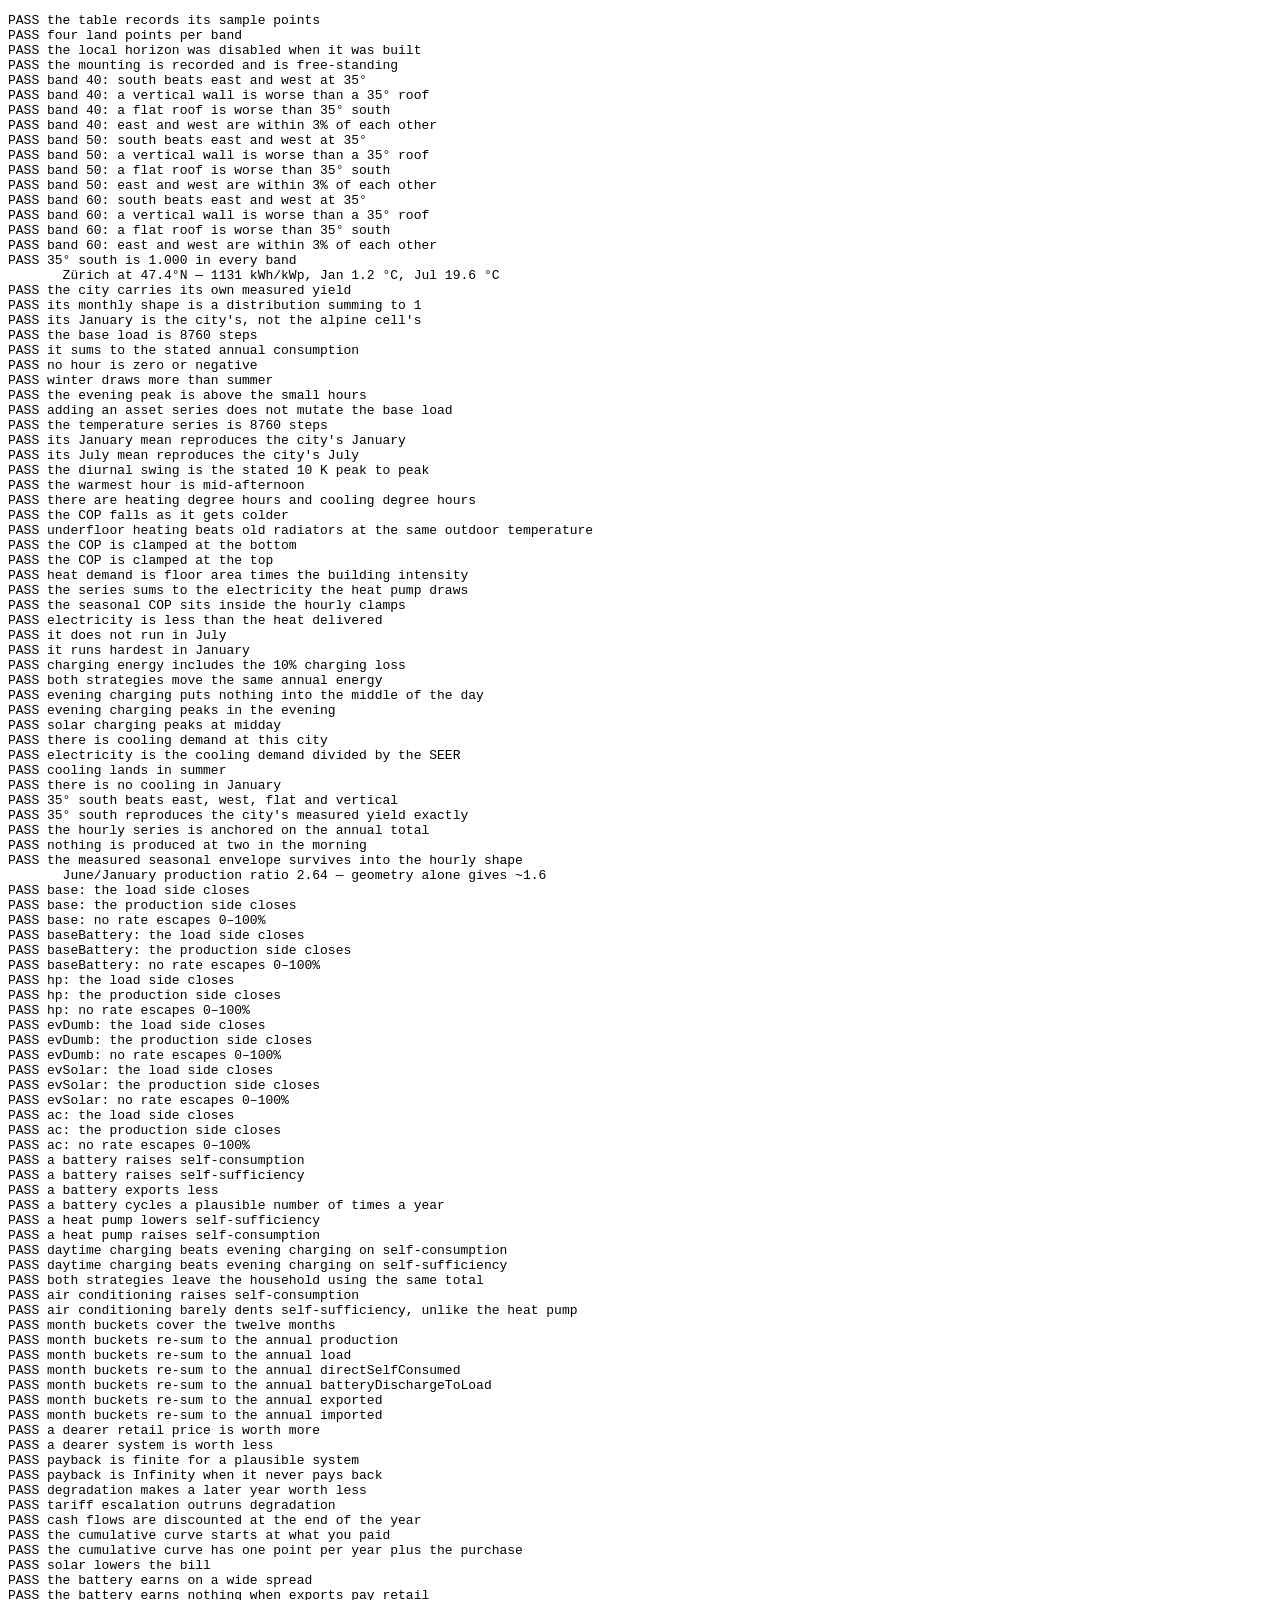
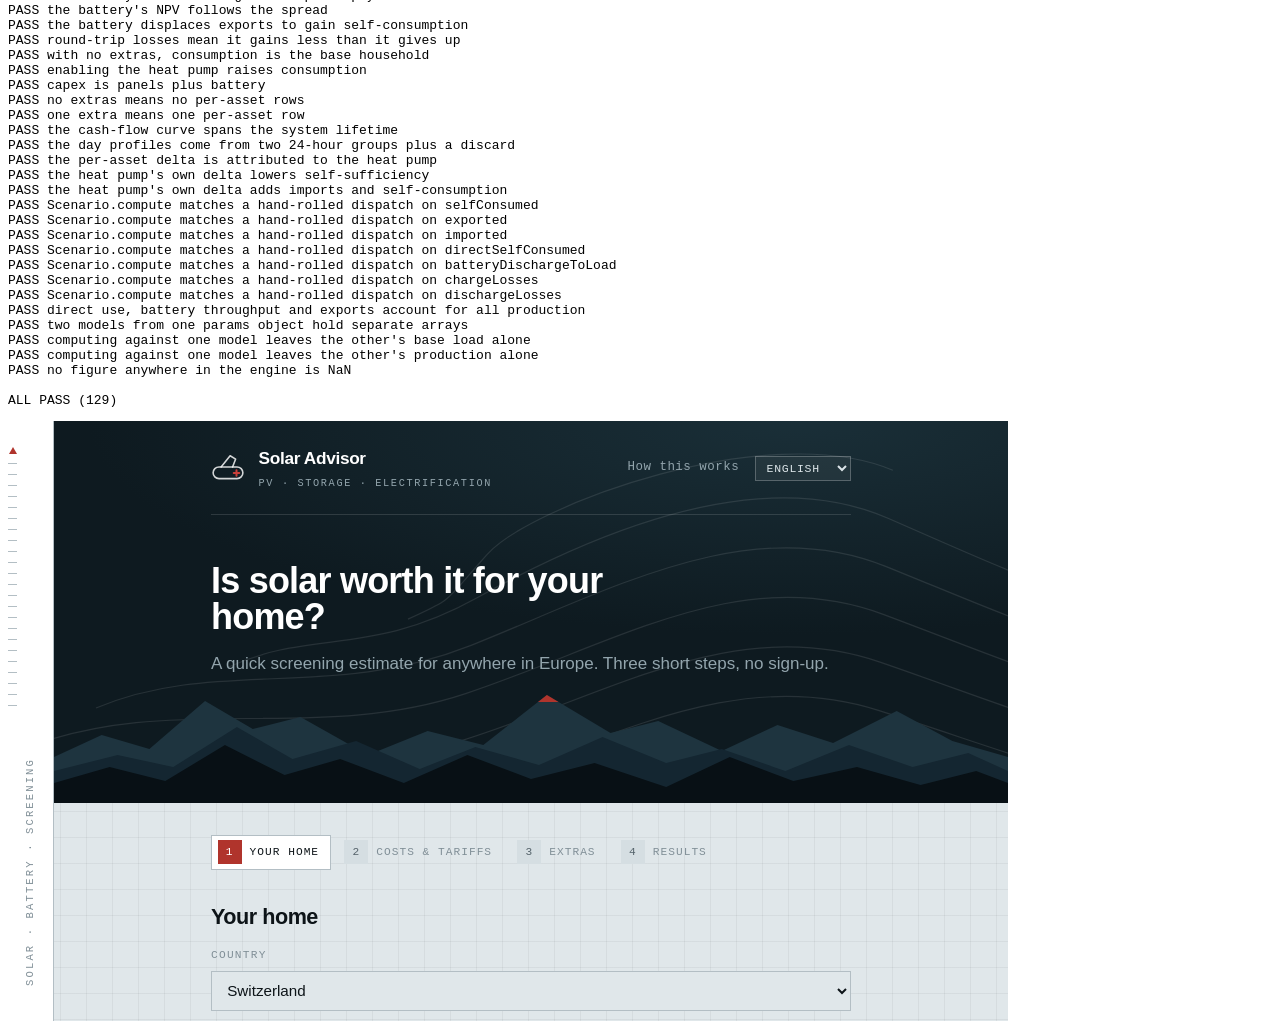
<file: _tests/suite-engine.html>
<!DOCTYPE html>
<html lang="en">
<head>
  <!-- Without this, literal m² or an accented city name in an assertion silently mis-decodes
       and produces a phantom failure. -->
  <meta charset="utf-8" />
  <title>Suite — calc engine</title>
</head>
<body>
<pre id="out">running…</pre>
<iframe id="frame" style="width:1000px;height:600px;border:0"></iframe>

<script src="harness.js"></script>
<script>
// Direction of effect, not golden numbers. The synthetic profiles are allowed to move when
// somebody improves them; what must never move is which way each lever pushes. Where a figure
// is genuinely fixed by a formula — the annual sums, the COP clamps, the discounting — it is
// asserted exactly.
const { ok, note, waitFor, loadFrame, evaller, run } = window.Harness;
const frame = document.getElementById("frame");

const near = (a, b, tol) => Math.abs(a - b) <= tol;
const pct = (x) => (100 * x).toFixed(1) + "%";

run(async () => {
  // ------------------------------------------------------- the orientation table
  // Read straight out of the file: these are properties of the committed data, and they hold
  // whether or not the engine is loaded.
  const grid = await (await fetch("../js/data/regional-yield.json")).json();
  const bands = grid.tiltAzimuthGridsByLatBand;

  ok("the table records its sample points", !!grid.meta.referenceBandPoints, grid.meta);
  ok("four land points per band",
     Object.values(grid.meta.referenceBandPoints).every((p) => p.length === 4),
     grid.meta.referenceBandPoints);
  // Recorded as prose rather than a flag, so match on the parameter it names: the claim the
  // methodology page makes is specifically that the fetch passed usehorizon=0.
  ok("the local horizon was disabled when it was built",
     /usehorizon\s*=\s*0/.test(String(grid.meta.referenceHorizon)),
     grid.meta.referenceHorizon);
  ok("the mounting is recorded and is free-standing",
     grid.meta.referenceMounting === "free", grid.meta.referenceMounting);

  for (const b of Object.keys(bands)) {
    const f = bands[b].factors;
    ok(`band ${b}: south beats east and west at 35°`,
       f["35"]["0"] > f["35"]["-90"] && f["35"]["0"] > f["35"]["90"], f["35"]);
    ok(`band ${b}: a vertical wall is worse than a 35° roof`,
       f["90"]["0"] < f["35"]["0"], `${f["90"]["0"]} vs ${f["35"]["0"]}`);
    ok(`band ${b}: a flat roof is worse than 35° south`,
       f["0"]["0"] < f["35"]["0"], `${f["0"]["0"]} vs ${f["35"]["0"]}`);
    ok(`band ${b}: east and west are within 3% of each other`,
       Math.abs(f["35"]["-90"] / f["35"]["90"] - 1) < 0.03,
       `${f["35"]["-90"]} vs ${f["35"]["90"]}`);
  }
  // 35° south is the reference cell by construction, so it must be exactly 1 everywhere.
  ok("35° south is 1.000 in every band",
     Object.keys(bands).every((b) => near(bands[b].factors["35"]["0"], 1, 1e-9)),
     Object.keys(bands).map((b) => `${b}:${bands[b].factors["35"]["0"]}`).join(" "));

  // ------------------------------------------------------------------ the engine
  await loadFrame(frame, "../index.html?lang=en");
  if (!await waitFor(() => frame.contentDocument.getElementById("country").options.length > 0,
                     "the wizard to finish loading its data")) return;

  const ev = evaller(frame);
  const probeSrc = await (await fetch("engine-probe.js")).text();
  const probe = ev(probeSrc);
  const r = await probe("CH", "Zürich");

  note(`${r.site.name} at ${r.site.lat.toFixed(1)}°N — ${Math.round(r.site.specificYield35S)} kWh/kWp, ` +
       `Jan ${r.site.janMeanC.toFixed(1)} °C, Jul ${r.site.julMeanC.toFixed(1)} °C`);

  // --- the city record ---------------------------------------------------------
  ok("the city carries its own measured yield", r.site.specificYield35S > 400, r.site.specificYield35S);
  ok("its monthly shape is a distribution summing to 1",
     near(r.site.monthlyShapeSum, 1, 0.005), r.site.monthlyShapeSum);
  ok("its January is the city's, not the alpine cell's", r.site.janMeanC > -3, r.site.janMeanC);

  // --- base load ---------------------------------------------------------------
  ok("the base load is 8760 steps", r.baseLoad.length === 8760, r.baseLoad.length);
  ok("it sums to the stated annual consumption", near(r.baseLoad.sum, 4500, 1e-6), r.baseLoad.sum);
  ok("no hour is zero or negative", r.baseLoad.min > 0, r.baseLoad.min);
  ok("winter draws more than summer", r.baseLoad.janSum > r.baseLoad.julSum,
     `Jan ${r.baseLoad.janSum.toFixed(0)} vs Jul ${r.baseLoad.julSum.toFixed(0)}`);
  ok("the evening peak is above the small hours", r.baseLoad.eveningVsNight > 2,
     r.baseLoad.eveningVsNight);
  ok("adding an asset series does not mutate the base load",
     near(r.baseLoad.sumAfterAdds, 4500, 1e-6), r.baseLoad.sumAfterAdds);

  // --- climate -----------------------------------------------------------------
  ok("the temperature series is 8760 steps", r.climate.length === 8760, r.climate.length);
  ok("its January mean reproduces the city's January",
     near(r.climate.janMean, r.site.janMeanC, 1), `${r.climate.janMean} vs ${r.site.janMeanC}`);
  ok("its July mean reproduces the city's July",
     near(r.climate.julMean, r.site.julMeanC, 1), `${r.climate.julMean} vs ${r.site.julMeanC}`);
  ok("the diurnal swing is the stated 10 K peak to peak",
     near(r.climate.diurnalRange, 10, 0.1), r.climate.diurnalRange);
  ok("the warmest hour is mid-afternoon", r.climate.warmestHourOfDay === 15,
     r.climate.warmestHourOfDay);
  ok("there are heating degree hours and cooling degree hours",
     r.climate.heatingDegreeHours > 0 && r.climate.coolingDegreeHours > 0,
     `${r.climate.heatingDegreeHours.toFixed(0)} / ${r.climate.coolingDegreeHours.toFixed(0)}`);

  // --- heat pump ---------------------------------------------------------------
  ok("the COP falls as it gets colder",
     r.cop.atMinus10 < r.cop.atZero && r.cop.atZero < r.cop.atPlus10,
     `${r.cop.atMinus10} < ${r.cop.atZero} < ${r.cop.atPlus10}`);
  ok("underfloor heating beats old radiators at the same outdoor temperature",
     r.cop.underfloorAtZero > r.cop.oldRadiatorsAtZero,
     `${r.cop.underfloorAtZero} vs ${r.cop.oldRadiatorsAtZero}`);
  ok("the COP is clamped at the bottom", near(r.cop.clampedLow, r.cop.min, 1e-9), r.cop.clampedLow);
  ok("the COP is clamped at the top", near(r.cop.clampedHigh, r.cop.max, 1e-9), r.cop.clampedHigh);

  ok("heat demand is floor area times the building intensity",
     near(r.hp.heatDemandKwh, r.hp.expectedHeatDemandKwh, 1e-9),
     `${r.hp.heatDemandKwh} vs ${r.hp.expectedHeatDemandKwh}`);
  ok("the series sums to the electricity the heat pump draws",
     near(r.hp.seriesSum, r.hp.electricityKwh, 1e-6),
     `${r.hp.seriesSum} vs ${r.hp.electricityKwh}`);
  ok("the seasonal COP sits inside the hourly clamps",
     r.hp.seasonalCOP > r.cop.min && r.hp.seasonalCOP < r.cop.max, r.hp.seasonalCOP);
  ok("electricity is less than the heat delivered", r.hp.electricityKwh < r.hp.heatDemandKwh,
     `${r.hp.electricityKwh.toFixed(0)} vs ${r.hp.heatDemandKwh}`);
  // The degree-day convention: heating is decided from the day's mean, so a cool July night
  // must not fire the heat pump.
  ok("it does not run in July", r.hp.julShare < 0.001, pct(r.hp.julShare));
  ok("it runs hardest in January", r.hp.janShare > 0.15, pct(r.hp.janShare));

  // --- electric car ------------------------------------------------------------
  ok("charging energy includes the 10% charging loss",
     near(r.ev.dumbKwh, r.ev.expectedKwh, 1e-9), `${r.ev.dumbKwh} vs ${r.ev.expectedKwh}`);
  ok("both strategies move the same annual energy",
     near(r.ev.dumbKwh, r.ev.solarKwh, 1e-9), `${r.ev.dumbKwh} vs ${r.ev.solarKwh}`);
  ok("evening charging puts nothing into the middle of the day",
     r.ev.dumbNoonShare < 0.01, r.ev.dumbNoonShare);
  ok("evening charging peaks in the evening", r.ev.dumbEveningShare > 3, r.ev.dumbEveningShare);
  ok("solar charging peaks at midday", r.ev.solarNoonShare > 3, r.ev.solarNoonShare);

  // --- air conditioning --------------------------------------------------------
  ok("there is cooling demand at this city", r.ac.coolingDemandKwh > 0, r.ac.coolingDemandKwh);
  ok("electricity is the cooling demand divided by the SEER",
     near(r.ac.electricityKwh, r.ac.coolingDemandKwh / r.ac.seer, 1e-9), r.ac.electricityKwh);
  ok("cooling lands in summer", r.ac.julShare > 0.3, pct(r.ac.julShare));
  ok("there is no cooling in January", r.ac.janShare < 1e-9, pct(r.ac.janShare));

  // --- PV ----------------------------------------------------------------------
  ok("35° south beats east, west, flat and vertical",
     r.pv.south35 > r.pv.east35 && r.pv.south35 > r.pv.west35 &&
     r.pv.south35 > r.pv.flat && r.pv.south35 > r.pv.vertical,
     `S ${r.pv.south35.toFixed(0)} E ${r.pv.east35.toFixed(0)} W ${r.pv.west35.toFixed(0)} ` +
     `flat ${r.pv.flat.toFixed(0)} wall ${r.pv.vertical.toFixed(0)}`);
  ok("35° south reproduces the city's measured yield exactly",
     near(r.pv.south35, r.site.specificYield35S, 0.5),
     `${r.pv.south35} vs ${r.site.specificYield35S}`);
  ok("the hourly series is anchored on the annual total",
     near(r.pv.hourlySum, r.pv.expectedAnnual, 1e-6),
     `${r.pv.hourlySum} vs ${r.pv.expectedAnnual}`);
  ok("nothing is produced at two in the morning", r.pv.nightIsZero, "found production at 02:00");
  // Pure geometry gives roughly 1.6 everywhere; the measured envelope is what makes this big.
  ok("the measured seasonal envelope survives into the hourly shape",
     r.pv.junJanRatio > 2.5, `June/January = ${r.pv.junJanRatio.toFixed(2)}`);
  note(`June/January production ratio ${r.pv.junJanRatio.toFixed(2)} — geometry alone gives ~1.6`);

  // --- energy balance ----------------------------------------------------------
  for (const [name, f] of Object.entries(r.flows)) {
    ok(`${name}: the load side closes`,
       near(f.selfConsumed + f.imported, f.totalLoad, 1e-6),
       `${f.selfConsumed + f.imported} vs ${f.totalLoad}`);
    // The production side closes up to whatever is still in the battery at midnight on the
    // 31st, which cannot exceed its capacity.
    const accounted = f.directSelfConsumed + f.batteryDischargeToLoad + f.chargeLosses +
                      f.dischargeLosses + f.exported;
    ok(`${name}: the production side closes`,
       f.totalProduction - accounted >= -1e-6 &&
       f.totalProduction - accounted <= r.buckets.capacity + 1e-6,
       `${f.totalProduction} vs ${accounted}`);
    ok(`${name}: no rate escapes 0–100%`,
       f.selfConsumptionRate >= 0 && f.selfConsumptionRate <= 1 &&
       f.selfSufficiencyRate >= 0 && f.selfSufficiencyRate <= 1,
       `${f.selfConsumptionRate} / ${f.selfSufficiencyRate}`);
  }

  // --- direction of effect -----------------------------------------------------
  const base = r.flows.base;
  ok("a battery raises self-consumption",
     r.flows.baseBattery.selfConsumptionRate > base.selfConsumptionRate,
     `${pct(base.selfConsumptionRate)} → ${pct(r.flows.baseBattery.selfConsumptionRate)}`);
  ok("a battery raises self-sufficiency",
     r.flows.baseBattery.selfSufficiencyRate > base.selfSufficiencyRate,
     `${pct(base.selfSufficiencyRate)} → ${pct(r.flows.baseBattery.selfSufficiencyRate)}`);
  ok("a battery exports less", r.flows.baseBattery.exported < base.exported,
     `${base.exported.toFixed(0)} → ${r.flows.baseBattery.exported.toFixed(0)}`);
  ok("a battery cycles a plausible number of times a year",
     r.flows.baseBattery.equivalentFullCycles > 50 && r.flows.baseBattery.equivalentFullCycles < 365,
     r.flows.baseBattery.equivalentFullCycles);

  ok("a heat pump lowers self-sufficiency",
     r.flows.hp.selfSufficiencyRate < base.selfSufficiencyRate,
     `${pct(base.selfSufficiencyRate)} → ${pct(r.flows.hp.selfSufficiencyRate)}`);
  ok("a heat pump raises self-consumption",
     r.flows.hp.selfConsumptionRate > base.selfConsumptionRate,
     `${pct(base.selfConsumptionRate)} → ${pct(r.flows.hp.selfConsumptionRate)}`);

  ok("daytime charging beats evening charging on self-consumption",
     r.flows.evSolar.selfConsumptionRate > r.flows.evDumb.selfConsumptionRate,
     `${pct(r.flows.evDumb.selfConsumptionRate)} vs ${pct(r.flows.evSolar.selfConsumptionRate)}`);
  ok("daytime charging beats evening charging on self-sufficiency",
     r.flows.evSolar.selfSufficiencyRate > r.flows.evDumb.selfSufficiencyRate,
     `${pct(r.flows.evDumb.selfSufficiencyRate)} vs ${pct(r.flows.evSolar.selfSufficiencyRate)}`);
  ok("both strategies leave the household using the same total",
     near(r.flows.evDumb.totalLoad, r.flows.evSolar.totalLoad, 1e-6),
     `${r.flows.evDumb.totalLoad} vs ${r.flows.evSolar.totalLoad}`);

  ok("air conditioning raises self-consumption",
     r.flows.ac.selfConsumptionRate > base.selfConsumptionRate,
     `${pct(base.selfConsumptionRate)} → ${pct(r.flows.ac.selfConsumptionRate)}`);
  // It is the one asset that fits the solar year, so it should cost far less self-sufficiency
  // than the heat pump does.
  ok("air conditioning barely dents self-sufficiency, unlike the heat pump",
     (base.selfSufficiencyRate - r.flows.ac.selfSufficiencyRate) <
     (base.selfSufficiencyRate - r.flows.hp.selfSufficiencyRate),
     `AC −${pct(base.selfSufficiencyRate - r.flows.ac.selfSufficiencyRate)} vs ` +
     `HP −${pct(base.selfSufficiencyRate - r.flows.hp.selfSufficiencyRate)}`);

  // --- bucketed flows ----------------------------------------------------------
  ok("month buckets cover the twelve months", r.buckets.count === 12, r.buckets.count);
  for (const field of Object.keys(r.buckets.totals)) {
    ok(`month buckets re-sum to the annual ${field}`,
       near(r.buckets.totals[field], r.buckets.annual[field], 1e-6),
       `${r.buckets.totals[field]} vs ${r.buckets.annual[field]}`);
  }

  // --- economics ---------------------------------------------------------------
  const e = r.economics;
  ok("a dearer retail price is worth more", e.npvDear > e.npvCheap,
     `${e.npvCheap.toFixed(0)} → ${e.npvDear.toFixed(0)}`);
  ok("a dearer system is worth less", e.npvHighCapex < e.npvLowCapex,
     `${e.npvLowCapex.toFixed(0)} → ${e.npvHighCapex.toFixed(0)}`);
  ok("payback is finite for a plausible system", Number.isFinite(e.payback) && e.payback > 0,
     e.payback);
  ok("payback is Infinity when it never pays back", e.neverPaysBack === Infinity, e.neverPaysBack);
  ok("degradation makes a later year worth less", e.degradedYear10 < e.year0,
     `${e.year0.toFixed(0)} → ${e.degradedYear10.toFixed(0)}`);
  ok("tariff escalation outruns degradation", e.escalatedYear10 > e.degradedYear10,
     `${e.degradedYear10.toFixed(0)} → ${e.escalatedYear10.toFixed(0)}`);
  ok("cash flows are discounted at the end of the year",
     near(e.oneYearNpv, e.oneYearExpected, 1e-9), `${e.oneYearNpv} vs ${e.oneYearExpected}`);
  ok("the cumulative curve starts at what you paid",
     near(e.cumulativeFirst, -e.capex, 1e-9), e.cumulativeFirst);
  ok("the cumulative curve has one point per year plus the purchase",
     e.cumulativeLength === 26, e.cumulativeLength);
  ok("solar lowers the bill", e.bill.withPv < e.bill.noPv,
     `${e.bill.noPv.toFixed(0)} → ${e.bill.withPv.toFixed(0)}`);

  // The battery's case is the retail/feed-in spread, not the retail price: close the spread
  // and the same battery stops earning anything.
  ok("the battery earns on a wide spread", e.batteryWideSpread.year1Benefit > 0,
     e.batteryWideSpread.year1Benefit);
  ok("the battery earns nothing when exports pay retail",
     e.batteryNoSpread.year1Benefit <= 0, e.batteryNoSpread.year1Benefit);
  ok("the battery's NPV follows the spread",
     e.batteryWideSpread.npv > e.batteryNoSpread.npv,
     `${e.batteryWideSpread.npv.toFixed(0)} vs ${e.batteryNoSpread.npv.toFixed(0)}`);
  ok("the battery displaces exports to gain self-consumption",
     e.batteryWideSpread.extraSelfConsumed > 0 && e.batteryWideSpread.lostExport > 0,
     `${e.batteryWideSpread.extraSelfConsumed.toFixed(0)} / ${e.batteryWideSpread.lostExport.toFixed(0)}`);
  ok("round-trip losses mean it gains less than it gives up",
     e.batteryWideSpread.extraSelfConsumed < e.batteryWideSpread.lostExport,
     `${e.batteryWideSpread.extraSelfConsumed} vs ${e.batteryWideSpread.lostExport}`);

  // --- Scenario ----------------------------------------------------------------
  const s = r.scenario;
  ok("with no extras, consumption is the base household",
     near(s.none.totalConsumption, s.none.baselineConsumption, 1e-9),
     `${s.none.totalConsumption} vs ${s.none.baselineConsumption}`);
  ok("enabling the heat pump raises consumption",
     s.hp.totalConsumption > s.none.totalConsumption,
     `${s.none.totalConsumption.toFixed(0)} → ${s.hp.totalConsumption.toFixed(0)}`);
  ok("capex is panels plus battery", near(s.none.totalCapex, s.none.expectedCapex, 1e-9),
     `${s.none.totalCapex} vs ${s.none.expectedCapex}`);
  ok("no extras means no per-asset rows", s.none.assetDeltaCount === 0, s.none.assetDeltaCount);
  ok("one extra means one per-asset row", s.hp.assetDeltaCount === 1, s.hp.assetDeltaCount);
  ok("the cash-flow curve spans the system lifetime", s.none.cashFlowYears === 26,
     s.none.cashFlowYears);
  ok("the day profiles come from two 24-hour groups plus a discard",
     s.none.dayProfileBuckets === 49, s.none.dayProfileBuckets);

  ok("the per-asset delta is attributed to the heat pump", s.hp.delta && s.hp.delta.key === "hp",
     s.hp.delta);
  ok("the heat pump's own delta lowers self-sufficiency",
     s.hp.delta.to < s.hp.delta.from, `${pct(s.hp.delta.from)} → ${pct(s.hp.delta.to)}`);
  ok("the heat pump's own delta adds imports and self-consumption",
     s.hp.delta.extraImport > 0 && s.hp.delta.extraSelfConsumed > 0, s.hp.delta);

  // Scenario.compute must be doing the same dispatch anyone else would do with the model's
  // own series — nothing extra, nothing rescaled.
  for (const field of ["selfConsumed", "exported", "imported", "directSelfConsumed",
                       "batteryDischargeToLoad", "chargeLosses", "dischargeLosses"]) {
    ok(`Scenario.compute matches a hand-rolled dispatch on ${field}`,
       near(s.none.withBattery[field], s.handRolled[field], 1e-9),
       `${s.none.withBattery[field]} vs ${s.handRolled[field]}`);
  }
  ok("direct use, battery throughput and exports account for all production",
     near(s.none.withBattery.directSelfConsumed + s.batteryThroughput +
          s.none.withBattery.exported, s.none.withBattery.totalProduction, r.buckets.capacity),
     `${s.none.withBattery.directSelfConsumed + s.batteryThroughput + s.none.withBattery.exported}` +
     ` vs ${s.none.withBattery.totalProduction}`);

  // Two models from one params object: computing against one must not disturb the other.
  ok("two models from one params object hold separate arrays", s.independence.separateArrays,
     "they share an array");
  ok("computing against one model leaves the other's base load alone",
     near(s.independence.baseLoadSumA, s.independence.baseLoadSumB, 1e-9),
     `${s.independence.baseLoadSumA} vs ${s.independence.baseLoadSumB}`);
  ok("computing against one model leaves the other's production alone",
     near(s.independence.productionSumA, s.independence.productionSumB, 1e-9),
     `${s.independence.productionSumA} vs ${s.independence.productionSumB}`);

  // --- nothing anywhere is NaN -------------------------------------------------
  const bad = [];
  (function walk(node, path) {
    if (typeof node === "number") {
      if (Number.isNaN(node)) bad.push(path);
      return;
    }
    if (node && typeof node === "object") {
      Object.entries(node).forEach(([k, v]) => walk(v, path ? `${path}.${k}` : k));
    }
  })(r, "");
  ok("no figure anywhere in the engine is NaN", bad.length === 0, bad.slice(0, 8).join(", "));
});
</script>
</body>
</html>
</file>
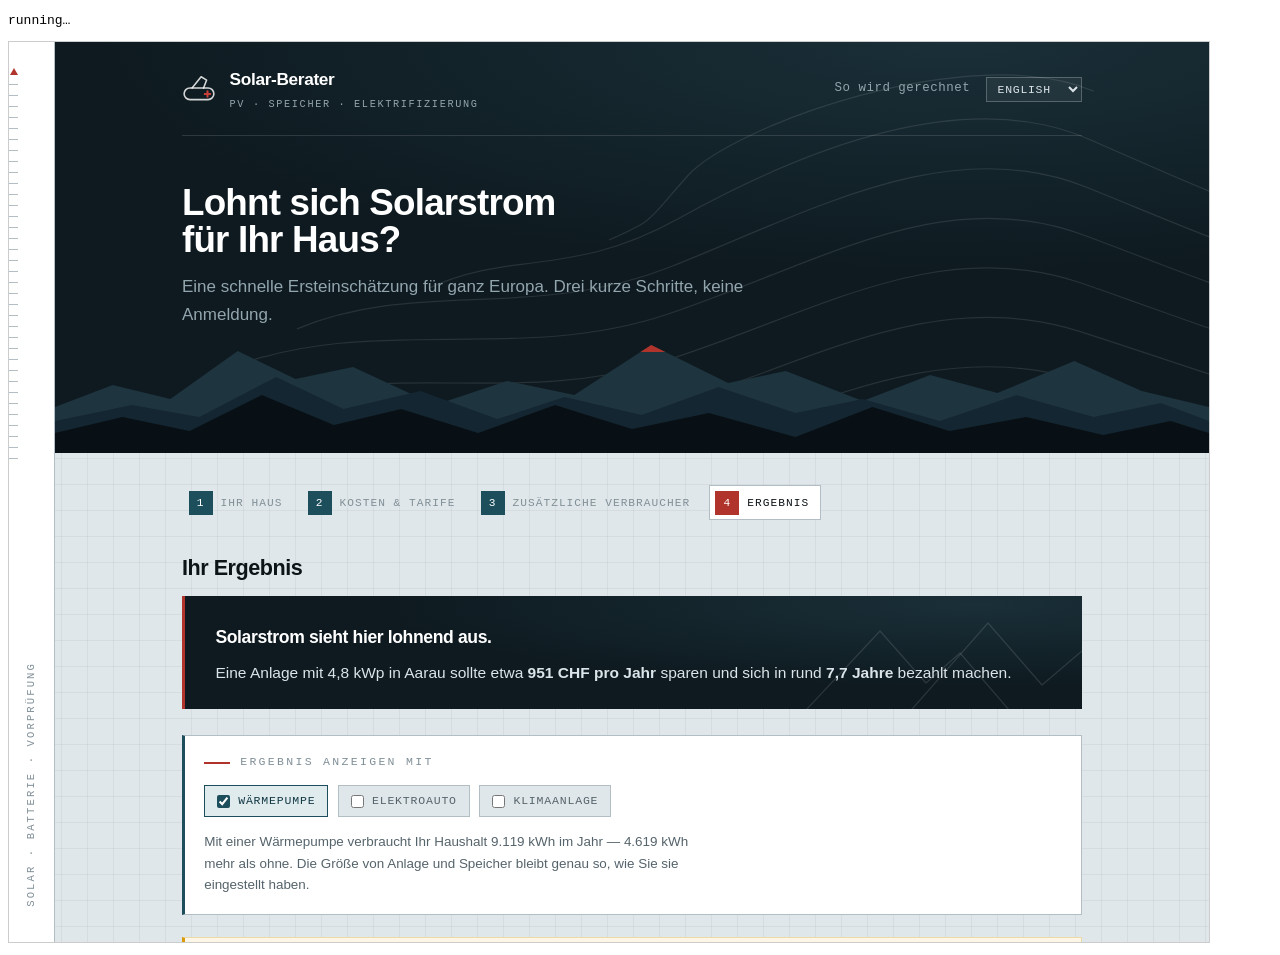
<file: _tests/suite-i18n.html>
<!DOCTYPE html>
<html lang="en">
<head>
  <meta charset="utf-8" />
  <title>Suite — five languages</title>
</head>
<body>
<pre id="out">running…</pre>
<iframe id="frame" style="width:1200px;height:900px;border:1px solid #ccc"></iframe>

<script src="harness.js"></script>
<script>
// Milestone 9 end to end: the catalogues agree with each other, the inline English fallback
// agrees with en.json, and switching language in place retranslates everything without
// recomputing anything or resetting what the user typed.
//
// Two kinds of check run here and they are not interchangeable. Comparing the page against the
// catalogue catches drift; a hard-coded phrase in each language catches a catalogue that has
// quietly fallen back to English, which comparing against the catalogue never would.
const { ok, note, waitFor, sleep, loadFrame, evaller, norm, run } = window.Harness;
const frame = document.getElementById("frame");

const LANGS = ["en", "de", "fr", "es", "it"];
const PAGES = ["index.html", "compare.html", "methodology.html"];

let doc, win, ev;
const $ = (id) => doc.getElementById(id);

run(async () => {
  const errors = [];

  // ------------------------------------------------------------- the catalogues
  const cats = {};
  const bundles = {};
  for (const l of LANGS) {
    cats[l] = await (await fetch(`../js/i18n/${l}.json`)).json();
    bundles[l] = await (await fetch(`../js/i18n/methodology.${l}.json`)).json();
  }
  const keysOf = (o) => Object.keys(o).filter((k) => !k.startsWith("_meta"));

  const enKeys = keysOf(cats.en);
  const enBundleKeys = keysOf(bundles.en);
  note(`${enKeys.length} base keys, ${enBundleKeys.length} methodology keys, ${LANGS.length} languages`);

  for (const l of LANGS.slice(1)) {
    for (const [what, mine, theirs] of [["base", enKeys, keysOf(cats[l])],
                                        ["methodology bundle", enBundleKeys, keysOf(bundles[l])]]) {
      const missing = mine.filter((k) => !theirs.includes(k));
      const extra = theirs.filter((k) => !mine.includes(k));
      ok(`${l}: the ${what} carries exactly the English key set`,
         !missing.length && !extra.length,
         [missing.length ? "missing " + missing.slice(0, 5).join(",") : "",
          extra.length ? "extra " + extra.slice(0, 5).join(",") : ""].filter(Boolean).join(" | "));
    }
  }

  // Every {slot} has to survive translation, or a number goes missing from a sentence.
  const slots = (s) => (String(s).match(/\{\w+\}/g) || []).slice().sort().join(",");
  for (const l of LANGS.slice(1)) {
    for (const [what, en, other] of [["base", cats.en, cats[l]],
                                     ["methodology bundle", bundles.en, bundles[l]]]) {
      const bad = keysOf(en).filter((k) => other[k] !== undefined && slots(en[k]) !== slots(other[k]));
      ok(`${l}: every placeholder survives into the ${what}`, bad.length === 0,
         bad.slice(0, 5).join(", "));
    }
  }

  const unbalanced = [];
  for (const l of LANGS) {
    [cats[l], bundles[l]].forEach((cat) => {
      Object.entries(cat).forEach(([k, v]) => {
        const open = (String(v).match(/<strong>/g) || []).length;
        const close = (String(v).match(/<\/strong>/g) || []).length;
        if (open !== close) unbalanced.push(`${l}:${k}`);
      });
    });
  }
  ok("<strong> stays balanced in every catalogue", unbalanced.length === 0, unbalanced.join(", "));

  // --------------------------------------- the inline English is the real fallback
  // The English text stays in the HTML so the pages read correctly before the catalogue has
  // been fetched and with no JavaScript at all. That duplication is only a fallback while the
  // two agree, so this is what stops them drifting.
  const sources = {};
  for (const p of PAGES) sources[p] = await (await fetch(`../${p}`)).text();

  const catFor = {
    "index.html": cats.en,
    "compare.html": cats.en,
    "methodology.html": Object.assign({}, cats.en, bundles.en),
  };

  let checked = 0;
  const drift = [];
  for (const p of PAGES) {
    const cat = catFor[p];
    const parsed = new DOMParser().parseFromString(sources[p], "text/html");
    parsed.querySelectorAll("[data-i18n], [data-i18n-html]").forEach((el) => {
      checked++;
      const isHtml = el.hasAttribute("data-i18n-html");
      const key = isHtml ? el.dataset.i18nHtml : el.dataset.i18n;
      if (!(key in cat)) return drift.push(`${p}: ${key} is not in en.json`);
      const onPage = norm(isHtml ? el.innerHTML : el.textContent);
      if (onPage !== norm(cat[key])) drift.push(`${p}: ${key}`);
    });
    // A contents entry that points at a heading that no longer exists is a broken page, and
    // one that uses a different key from its heading will read differently once translated.
    parsed.querySelectorAll(".toc a").forEach((a) => {
      const target = parsed.querySelector(a.getAttribute("href"));
      if (!target) drift.push(`${p}: contents entry ${a.getAttribute("href")} has no heading`);
      else if (target.dataset.i18n !== a.dataset.i18n)
        drift.push(`${p}: contents entry ${a.getAttribute("href")} and its heading use different keys`);
    });
  }
  ok(`the inline English matches en.json word for word (${checked} keyed elements)`,
     drift.length === 0, drift.slice(0, 6).join(" | "));

  for (const p of PAGES) {
    const parsed = new DOMParser().parseFromString(sources[p], "text/html");
    const nav = parsed.querySelector(".site-nav");
    ok(`${p}: the language picker is in the header`, !!(nav && nav.querySelector("#langSelect")),
       nav ? nav.innerHTML.slice(0, 80) : "no .site-nav");
    ok(`${p}: comparison mode is still absent from the nav`,
       !!nav && ![...nav.querySelectorAll("a")].some((a) => a.getAttribute("href").includes("compare.html")),
       nav ? [...nav.querySelectorAll("a")].map((a) => a.getAttribute("href")).join(", ") : "no .site-nav");
  }

  // ------------------------------------------------------------------- the wizard
  doc = await loadFrame(frame, "../index.html?lang=en");
  win = frame.contentWindow;
  ev = evaller(frame);
  if (!await waitFor(() => $("city") && $("city").options.length > 0, "the wizard's city list")) return;
  win.addEventListener("error", (e) => errors.push("wizard: " + e.message));

  ok("the URL pins the language", ev("I18n.lang") === "en", ev("I18n.lang"));
  ok("generated prose is translated",
     $("sizeDerived").textContent === "That is roughly a 4.8 kWp system.",
     $("sizeDerived").textContent);
  ok("data-driven lists are translated",
     $("hpStandard").options[0].textContent === "Before 1980, little insulation",
     $("hpStandard").options[0].textContent);
  ok("buttons are translated", $("nextBtn").textContent === "Continue", $("nextBtn").textContent);

  // Country names come from Intl.DisplayNames rather than the catalogues — thirty names that
  // would otherwise have to be kept in step across five files.
  const countryText = () => $("country").selectedOptions[0].textContent;
  ok("country names are resolved from the ISO code", countryText() === "Switzerland", countryText());
  ok("the country list is sorted for the locale",
     [...$("country").options].map((o) => o.textContent)
       .every((n, i, a) => i === 0 || new Intl.Collator("en-GB").compare(a[i - 1], n) <= 0),
     "out of order");
  // City names are the opposite case: GeoNames endonyms, never translated, because
  // translating Zürich makes it harder to find rather than easier.
  ok("city names are never translated",
     [...$("city").options].some((o) => o.textContent === "Zürich"), "Zürich not in the list");

  $("nextBtn").click(); await sleep(60);
  $("nextBtn").click(); await sleep(60);
  ok("the last step relabels its button", $("nextBtn").textContent === "See my results",
     $("nextBtn").textContent);
  $("hpEnabled").checked = true;
  $("hpEnabled").dispatchEvent(new win.Event("change", { bubbles: true }));
  $("nextBtn").click();
  if (!await waitFor(() => $("results-body").textContent.length > 50, "the results")) return;

  const resultsText = () => doc.querySelector('.step[data-step="4"]').textContent;
  const RAW_KEY = /\b(results|assump|unit|compare|chart|asset|nav|error|notice)\.[a-zA-Z.]+/;

  ok("no NaN or undefined in the results", !/NaN|undefined|\[object/.test(resultsText()),
     (resultsText().match(/.{0,40}(NaN|undefined|\[object).{0,40}/) || [""])[0]);
  ok("no raw catalogue key in the results", !RAW_KEY.test(resultsText()),
     (resultsText().match(RAW_KEY) || [""])[0]);
  // Reworded so no language needs an article that agrees with a digit — article() had to go
  // for the catalogues to work at all.
  ok("the battery heading needs no article in front of a digit",
     /Adding the 8 kWh battery/.test(resultsText()), "heading reworded?");
  ok("the uncosted notice names the heat pump", /heat pump/i.test($("costNotice").textContent),
     $("costNotice").textContent);

  const chart = () => win.Chart.getChart($("chartMonthly"));
  ok("chart series names come from the catalogue",
     chart().data.datasets[0].label === cats.en["chart.series.direct"] ||
     chart().data.datasets[0].label === "Solar, used straight away",
     chart().data.datasets[0].label);
  // Month abbreviations come from Intl.DateTimeFormat, not the catalogues: a catalogue entry
  // for "Feb" would be four more chances to get a month name wrong.
  ok("month labels come from Intl", chart().data.labels[0] === "Jan",
     chart().data.labels.join(","));
  ok("the day-profile heading is translated", $("summerTitle").textContent === "A typical July day",
     $("summerTitle").textContent);

  const enHeadline = doc.querySelector("#results-body .headline").textContent.trim();

  // --------------------------------------------- switching language in place
  // A language change costs a re-render, never a rebuild: Scenario.build() is
  // language-independent, so nothing here is recomputed.
  await ev('I18n.setLang("de")');
  await sleep(600);

  ok("the document language follows", doc.documentElement.lang === "de", doc.documentElement.lang);
  ok("the URL follows", /lang=de/.test(win.location.search), win.location.search);
  ok("static DOM is retranslated",
     doc.querySelector('.steps li span[data-i18n]').textContent === "Ihr Haus",
     doc.querySelector('.steps li span[data-i18n]').textContent);
  ok("generated prose is retranslated", /Mit dem Speicher von 8 kWh/.test(resultsText()),
     (resultsText().match(/.{0,60}Speicher.{0,30}/) || [""])[0]);
  ok("chart series are relabelled",
     chart().data.datasets[0].label === "Solar, sofort verbraucht",
     chart().data.datasets[0].label);
  ok("month labels follow the locale", chart().data.labels.length === 12,
     chart().data.labels.join(","));
  ok("the wizard did not lose its place", !doc.querySelector('.step[data-step="4"]').classList.contains("hidden"),
     "the step changed under the language switch");

  const deHeadline = doc.querySelector("#results-body .headline").textContent.trim();
  ok("number grouping follows the language", deHeadline !== enHeadline,
     `${enHeadline}  →  ${deHeadline}`);
  // ...but the currency does not: a French speaker in Switzerland still wants CHF.
  ok("the currency does not follow the language", $("currency").value === "CHF",
     $("currency").value);
  ok("no raw catalogue key after switching", !RAW_KEY.test(resultsText()),
     (resultsText().match(RAW_KEY) || [""])[0]);
  ok("country names follow the language", countryText() === "Schweiz", countryText());
  ok("city names still do not", [...$("city").options].some((o) => o.textContent === "Zürich"),
     "Zürich went missing");
  ok("the assumptions panel names the country in German",
     /Schweiz/.test($("assumptions-body").textContent),
     (($("assumptions-body").textContent.match(/PVGIS[^.]{0,50}/) || [""])[0]));
  ok("internal links carry the language",
     /lang=de/.test(doc.querySelector(".site-nav a").getAttribute("href")),
     doc.querySelector(".site-nav a").getAttribute("href"));

  await ev('I18n.setLang("es")');
  await sleep(500);
  ok("Spanish reaches the assumptions panel too",
     /estimación preliminar/i.test($("assumptions-body").textContent),
     $("assumptions-body").textContent.slice(0, 90));

  // ---------------------------------------- the hand-off to comparison mode
  const navigated = new Promise((r) => frame.addEventListener("load", r, { once: true }));
  $("compareBtn").click();
  await navigated;
  doc = frame.contentDocument;
  win = frame.contentWindow;
  ev = evaller(frame);
  win.addEventListener("error", (e) => errors.push("compare: " + e.message));
  if (!await waitFor(() => $("deltaBody") && $("deltaBody").textContent.length > 40,
                     "comparison mode")) return;

  ok("the language survived the hand-off", ev("I18n.lang") === "es", ev("I18n.lang"));
  ok("comparison mode opened on the scenario", !$("housePanel").hidden, "no house panel");
  ok("the generated columns are translated",
     doc.querySelector(".compare-col h2").textContent === "Instalación A",
     doc.querySelector(".compare-col h2").textContent);
  ok("the house summary is translated", /Municipio/.test($("houseSummary").textContent),
     $("houseSummary").textContent.slice(0, 80));
  ok("the zero-diff sentence is translated",
     $("deltaBody").textContent.includes(cats.es["compare.delta.identical"]),
     $("deltaBody").textContent.slice(0, 100));
  ok("the uncosted notice carried the heat pump across",
     !$("costNotice").hidden && /bomba de calor/.test($("costNotice").textContent),
     $("costNotice").textContent);
  ok("no NaN or undefined in comparison mode", !/NaN|undefined|\[object/.test(doc.body.textContent),
     (doc.body.textContent.match(/.{0,40}(NaN|undefined|\[object).{0,40}/) || [""])[0]);
  ok("no raw catalogue key in comparison mode", !RAW_KEY.test(doc.body.textContent),
     (doc.body.textContent.match(RAW_KEY) || [""])[0]);

  // Regenerating the column markup on a language change must not reset what the user typed.
  $("kwp-b").value = "9";
  $("kwp-b").dispatchEvent(new win.Event("input", { bubbles: true }));
  await sleep(500);
  await ev('I18n.setLang("it")');
  await sleep(700);
  ok("column inputs survive a language change", $("kwp-b").value === "9", $("kwp-b").value);
  ok("the columns are retranslated",
     doc.querySelector(".compare-col h2").textContent === "Impianto A",
     doc.querySelector(".compare-col h2").textContent);

  // ------------------------------------------------------- the methodology page
  const toMethod = new Promise((r) => frame.addEventListener("load", r, { once: true }));
  frame.src = "../methodology.html?lang=fr";
  await toMethod;
  doc = frame.contentDocument;
  win = frame.contentWindow;
  win.addEventListener("error", (e) => errors.push("methodology: " + e.message));
  if (!await waitFor(() => doc.querySelector("h1") &&
                           doc.querySelector("h1").textContent === "Comment ça marche",
                     "the methodology page in French")) return;

  // The long-form prose is a separate bundle: the wizard should not download an essay it
  // never shows.
  ok("the methodology page loads its extra bundle",
     doc.querySelector("h1").textContent === "Comment ça marche", doc.querySelector("h1").textContent);
  ok("its prose is translated", /pompe à chaleur/.test(doc.querySelector(".doc").textContent),
     "no French found in .doc");
  ok("no raw method key reached the page", !/\bmethod\.[a-zA-Z.]+/.test(doc.body.textContent),
     (doc.body.textContent.match(/\bmethod\.[a-zA-Z.]+/) || [""])[0]);
  const toc = [...doc.querySelectorAll(".toc a")];
  ok(`every contents entry resolves to its heading (${toc.length})`,
     toc.length > 0 && toc.every((a) => {
       const h = doc.querySelector(a.getAttribute("href"));
       return h && h.textContent.trim() === a.textContent.trim();
     }),
     toc.filter((a) => {
       const h = doc.querySelector(a.getAttribute("href"));
       return !h || h.textContent.trim() !== a.textContent.trim();
     }).map((a) => a.getAttribute("href")).join(", "));
  ok("keys from the base catalogue still resolve on this page",
     /Avant 1980, peu isolé/.test(doc.querySelector(".doc-list.compact").textContent),
     doc.querySelector(".doc-list.compact").textContent.slice(0, 80));
  ok("the way back keeps the language",
     /lang=fr/.test(doc.querySelector(".site-nav a").getAttribute("href")),
     doc.querySelector(".site-nav a").getAttribute("href"));

  ok("no page raised an error in any language", errors.length === 0, errors.join(" | "));
});
</script>
</body>
</html>
</file>
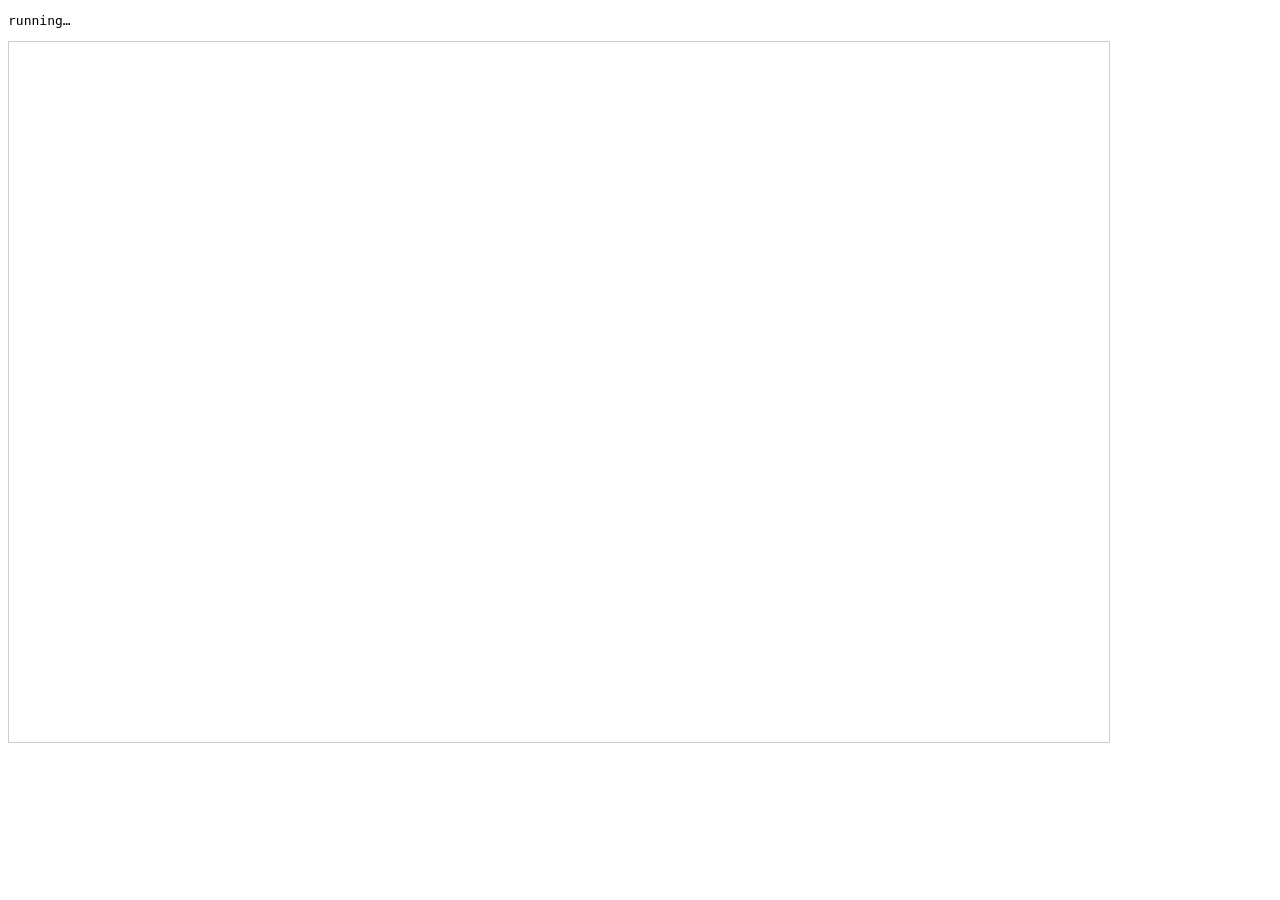
<file: _tests/suite-methodology.html>
<!DOCTYPE html>
<html lang="en">
<head>
  <meta charset="utf-8" />
  <title>Suite — the methodology page</title>
</head>
<body>
<pre id="out">running…</pre>
<iframe id="frame" style="width:1100px;height:700px;border:1px solid #ccc"></iframe>

<script src="harness.js"></script>
<script>
// A methodology page that has drifted from the engine is worse than none, and prose cannot be
// trusted to stay in step by hand. So the load-bearing half of this suite reads every constant
// the page quotes back out of the module that uses it.
//
// That comparison has to be locale-aware: numbers inside translated prose use each language's
// decimal mark, so a German page says 0,42 where the module says 0.42. The prose is normalised
// back to a plain form per locale before anything is matched.
const { ok, note, waitFor, loadFrame, evaller, norm, run } = window.Harness;
const frame = document.getElementById("frame");

const LANGS = ["en", "de", "fr", "es", "it"];

// The subjects the page is required to cover, and the heading key each lives under.
const REQUIRED_SECTIONS = [
  "method.h.data", "method.h.production", "method.h.load", "method.h.temperature",
  "method.h.assets", "method.h.dispatch", "method.h.money", "method.h.limits",
];

// A phrase from the orientation-provenance paragraph in each language, so a catalogue that
// silently fell back to English is caught rather than passing on "the element has text".
const FINGERPRINT = {
  en: "four land points", de: "vier über seine Längengrade",
  fr: "quatre points terrestres", es: "cuatro puntos en tierra",
  it: "quattro punti su terraferma",
};

// ---------------------------------------------------------------- number handling
const escapeRe = (s) => String(s).replace(/[.*+?^${}()|[\]\\]/g, "\\$&");

function localeSeparators(locale) {
  const parts = new Intl.NumberFormat(locale).formatToParts(1234567.8);
  const of = (type) => (parts.find((p) => p.type === type) || {}).value || "";
  return { group: of("group"), decimal: of("decimal") || "." };
}

// Turns "0,42" into "0.42" and "1 210" / "1.210" into "1210", so a plain figure read off a
// module can be looked for in prose written in any of the five languages.
function toPlainNumbers(text, locale) {
  const { group, decimal } = localeSeparators(locale);
  let out = String(text).replace(/[    ]/g, " ");
  const strip = (sep) => {
    if (!sep) return;
    out = out.replace(new RegExp(`(\\d)${escapeRe(sep)}(\\d{3})(?!\\d)`, "g"), "$1$2");
  };
  strip(group);
  strip(" "); // the prose groups with a plain space too ("8 760 hours")
  if (decimal !== ".") {
    out = out.replace(new RegExp(`(\\d)${escapeRe(decimal)}(\\d)`, "g"), "$1.$2");
  }
  return out;
}

// A plain, unpadded rendering: 0.42 rather than 0.420, 15 rather than 15.0.
const plain = (value, digits = 5) => String(Number(Number(value).toFixed(digits)));

const quotes = (text, value) =>
  new RegExp(`(^|[^\\d.,])${escapeRe(value)}(?![\\d])`).test(text);

run(async () => {
  // ------------------------------------------------ the constants, from the modules
  const wizard = await loadFrame(frame, "../index.html?lang=en");
  if (!await waitFor(() => wizard.getElementById("country").options.length > 0,
                     "the wizard's data")) return;
  const probeSrc = await (await fetch("methodology-probe.js")).text();
  const c = await evaller(frame)(probeSrc)();

  note(`${c.cityCount} towns, bands ${c.latitudeBands.join("/")}, ` +
       `COP ${plain(c.carnotEfficiency)}× Carnot clamped ${plain(c.copMin)}–${plain(c.copMax)}`);

  // Several of these are recovered by driving a module rather than reading an exported
  // constant, so check the recovery landed on something sane before trusting it against prose.
  ok("the round trip is split as a square root",
     Math.abs(c.oneWayEfficiency - c.expectedOneWay) < 1e-9,
     `${c.oneWayEfficiency} vs ${c.expectedOneWay}`);
  ok("the battery starts the year empty", c.batteryStartsEmpty, "it discharged in hour one");
  ok("cash flows are discounted at the end of the year",
     Math.abs(c.discountExponentAtYearOne - 1) < 1e-9, c.discountExponentAtYearOne);
  ok("the battery earns nothing when there is no spread",
     Math.abs(c.batteryNoSpreadBenefit) < 1e-9, c.batteryNoSpreadBenefit);
  ok("every band still averages four land points", c.pointsPerBand.every((n) => n === 4),
     c.pointsPerBand.join(","));
  ok("the orientation table was fetched with the horizon off",
     /usehorizon\s*=\s*0/.test(c.referenceHorizon), c.referenceHorizon);
  ok("the reference mounting is free-standing", c.referenceMounting === "free", c.referenceMounting);

  // Each entry: the catalogue key whose prose must quote it, what it is, and the value the
  // module actually uses.
  const CLAIMS = [
    ["method.production.hourly.intro", "the hours in a year", plain(c.hoursInYear)],
    ["method.assets.intro", "the hours in a year, again", plain(c.hoursInYear)],
    ["method.data.pvgis.dd", "the number of towns", plain(c.cityCount)],
    ["method.data.pvgis.dd", "the reference tilt", plain(c.referenceTilt)],
    ["method.data.pvgis.dd", "the reference system losses", plain(c.referenceSystemLossPct)],
    ["method.production.annual.p", "the reference performance ratio",
     plain(c.referencePerformanceRatio)],
    ["method.data.perTown.p2", "the lowest latitude band", plain(c.latitudeBands[0])],
    ["method.data.perTown.p2", "the highest latitude band",
     plain(c.latitudeBands[c.latitudeBands.length - 1])],

    ["method.assets.hp.intensity.old", "the pre-1980 heating intensity",
     plain(c.buildingIntensities.old)],
    ["method.assets.hp.intensity.mid", "the mid-vintage heating intensity",
     plain(c.buildingIntensities.mid)],
    ["method.assets.hp.intensity.recent", "the recent heating intensity",
     plain(c.buildingIntensities.recent)],
    ["method.assets.hp.intensity.modern", "the modern heating intensity",
     plain(c.buildingIntensities.modern)],
    ["method.assets.hp.intensity.passive", "the passive-house heating intensity",
     plain(c.buildingIntensities.passive)],
    ["method.assets.hp.degreeDays", "the heating degree-day base", plain(c.heatingBaseC)],
    ["method.assets.hp.copFormula", "the Carnot fraction", plain(c.carnotEfficiency)],
    ["method.assets.hp.copFormula", "the lower COP clamp", plain(c.copMin)],
    ["method.assets.hp.copFormula", "the upper COP clamp", plain(c.copMax)],
    ["method.assets.ev.energy", "the charging loss", plain(c.chargingLossPct)],
    ["method.assets.ac.demand", "the cooling degree-hour base", plain(c.coolingBaseC)],
    ["method.assets.ac.demand", "the cooling intensity", plain(c.coolingIntensity)],

    ["method.dispatch.step2", "the battery power limit", plain(c.cRate)],
    ["method.money.year.p", "the O&M rate", plain(c.omPctOfCapex)],
    ["method.money.year.p", "the panel degradation rate", plain(c.degradationPctPerYear)],

    ["method.temperature.p1", "the diurnal amplitude", plain(c.diurnalAmplitude)],
    ["method.temperature.p1", "the warmest hour", plain(c.warmestHour)],
    ["method.load.p1", "the December load factor", plain(c.seasonalHigh)],
    ["method.load.p1", "the July load factor", plain(c.seasonalLow)],

    ["method.production.hourly.why", "Madrid's measured June/January ratio",
     plain(Math.round(c.junJanMadrid * 10) / 10)],
    ["method.production.hourly.why", "Oslo's measured June/January ratio",
     plain(Math.round(c.junJanOslo * 10) / 10)],
  ];

  // ---------------------------------------------------- the page, in five languages
  const base = await (await fetch("../js/i18n/en.json")).json();
  const bundle = await (await fetch("../js/i18n/methodology.en.json")).json();
  const enCat = Object.assign({}, base, bundle);

  for (const lang of LANGS) {
    const doc = await loadFrame(frame, `../methodology.html?lang=${lang}`);
    if (!await waitFor(() => {
      const el = doc.querySelector('[data-i18n-html="method.data.perTown.p3"]');
      return el && norm(el.textContent).includes(FINGERPRINT[lang]);
    }, `the page in ${lang}`)) continue;

    const locale = evaller(frame)("I18n.locale");
    const keyed = (key) => doc.querySelector(`[data-i18n="${key}"], [data-i18n-html="${key}"]`);
    // A contents entry deliberately shares its key with the heading it points at, and comes
    // first in the document — so a section heading has to be asked for as a heading.
    const heading = (key) => doc.querySelector(`h2[data-i18n="${key}"]`);

    // --- it really is this language, not an English fallback
    const p3 = keyed("method.data.perTown.p3");
    ok(`${lang}: the orientation provenance is on the page`, !!p3, "missing");
    ok(`${lang}: it is translated, not left in English`,
       norm(p3.textContent).includes(FINGERPRINT[lang]), norm(p3.textContent).slice(0, 90));
    ok(`${lang}: its markup survived`, !!p3.querySelector("strong") && !!p3.querySelector("em"),
       p3.innerHTML.slice(0, 110));
    ok(`${lang}: it sits directly after the interpolation paragraph`,
       p3.previousElementSibling === keyed("method.data.perTown.p2"), "out of order");
    ok(`${lang}: no raw catalogue key rendered anywhere`,
       !/\bmethod\.[a-z]+\.[a-zA-Z.]+\b/.test(doc.body.textContent),
       (doc.body.textContent.match(/\bmethod\.[a-z]+\.[a-zA-Z.]+\b/) || [""])[0]);

    // --- every subject the page has to cover
    const missingSections = REQUIRED_SECTIONS.filter((key) => {
      const h = heading(key);
      return !h || !h.id || h.textContent.trim().length < 3;
    });
    ok(`${lang}: every required subject has a heading`, missingSections.length === 0,
       missingSections.join(", "));

    const thin = REQUIRED_SECTIONS.filter((key) => {
      const h = heading(key);
      if (!h) return true;
      // Everything between this heading and the next section heading.
      let node = h.nextElementSibling;
      let chars = 0;
      while (node && node.tagName !== "H2") {
        chars += node.textContent.length;
        node = node.nextElementSibling;
      }
      return chars < 200;
    });
    ok(`${lang}: every subject is written out, not just titled`, thin.length === 0,
       thin.join(", "));

    // --- the contents
    const toc = [...doc.querySelectorAll(".toc a")];
    const brokenToc = toc.filter((a) => {
      const h = doc.querySelector(a.getAttribute("href"));
      return !h || h.textContent.trim() !== a.textContent.trim();
    });
    ok(`${lang}: every contents entry resolves to its heading (${toc.length})`,
       toc.length >= REQUIRED_SECTIONS.length && brokenToc.length === 0,
       brokenToc.map((a) => a.getAttribute("href")).join(", ") || `only ${toc.length} entries`);

    // --- the constants, against the modules
    const misquoted = [];
    for (const [key, label, value] of CLAIMS) {
      const el = keyed(key);
      if (!el) {
        misquoted.push(`${key} is not on the page (${label})`);
        continue;
      }
      if (!quotes(toPlainNumbers(el.textContent, locale), value)) {
        misquoted.push(`${label} (${value}) is not in ${key}`);
      }
    }
    ok(`${lang}: every constant in the prose matches the module that uses it (${CLAIMS.length})`,
       misquoted.length === 0, misquoted.slice(0, 6).join(" | "));

    // --- English only: the inline fallback must equal the catalogue word for word
    if (lang === "en") {
      const drift = [];
      doc.querySelectorAll("[data-i18n], [data-i18n-html]").forEach((el) => {
        const isHtml = el.hasAttribute("data-i18n-html");
        const key = isHtml ? el.dataset.i18nHtml : el.dataset.i18n;
        if (!(key in enCat)) return drift.push(`${key} (not in en.json)`);
        const onPage = norm(isHtml ? el.innerHTML : el.textContent);
        if (onPage !== norm(enCat[key])) drift.push(key);
      });
      ok("en: every keyed element matches en.json word for word", drift.length === 0,
         drift.slice(0, 6).join(", "));
    }
  }

  // ------------------------------------------------------------------ the nav
  // The method belongs in the header of every page. Comparison mode never does — it stays
  // reachable only from the end of the wizard.
  for (const page of ["index.html", "compare.html", "methodology.html"]) {
    const src = await (await fetch(`../${page}`)).text();
    const parsed = new DOMParser().parseFromString(src, "text/html");
    const nav = parsed.querySelector(".site-nav");
    const hrefs = nav ? [...nav.querySelectorAll("a")].map((a) => a.getAttribute("href")) : [];
    // The methodology page itself links back to the advisor rather than to itself.
    const expected = page === "methodology.html" ? "index.html" : "methodology.html";
    ok(`${page}: the header links to ${expected}`, hrefs.some((h) => h.includes(expected)),
       hrefs.join(", ") || "no .site-nav");
    ok(`${page}: comparison mode is absent from the header`,
       !!nav && !hrefs.some((h) => h.includes("compare.html")), hrefs.join(", "));
  }

  // Both results pages close their assumptions panel with a pointer to the whole method.
  for (const page of ["index.html", "compare.html"]) {
    const src = await (await fetch(`../${page}`)).text();
    ok(`${page}: there is an assumptions panel to link on from`,
       /id="assumptions"/.test(src) && /id="assumptions-body"/.test(src), "no assumptions panel");
  }
  ok("the assumptions panel points at the whole method",
     typeof enCat["assump.methodLink"] === "string" &&
     /methodology\.html/.test(enCat["assump.methodLink"]),
     enCat["assump.methodLink"]);
});
</script>
</body>
</html>
</file>
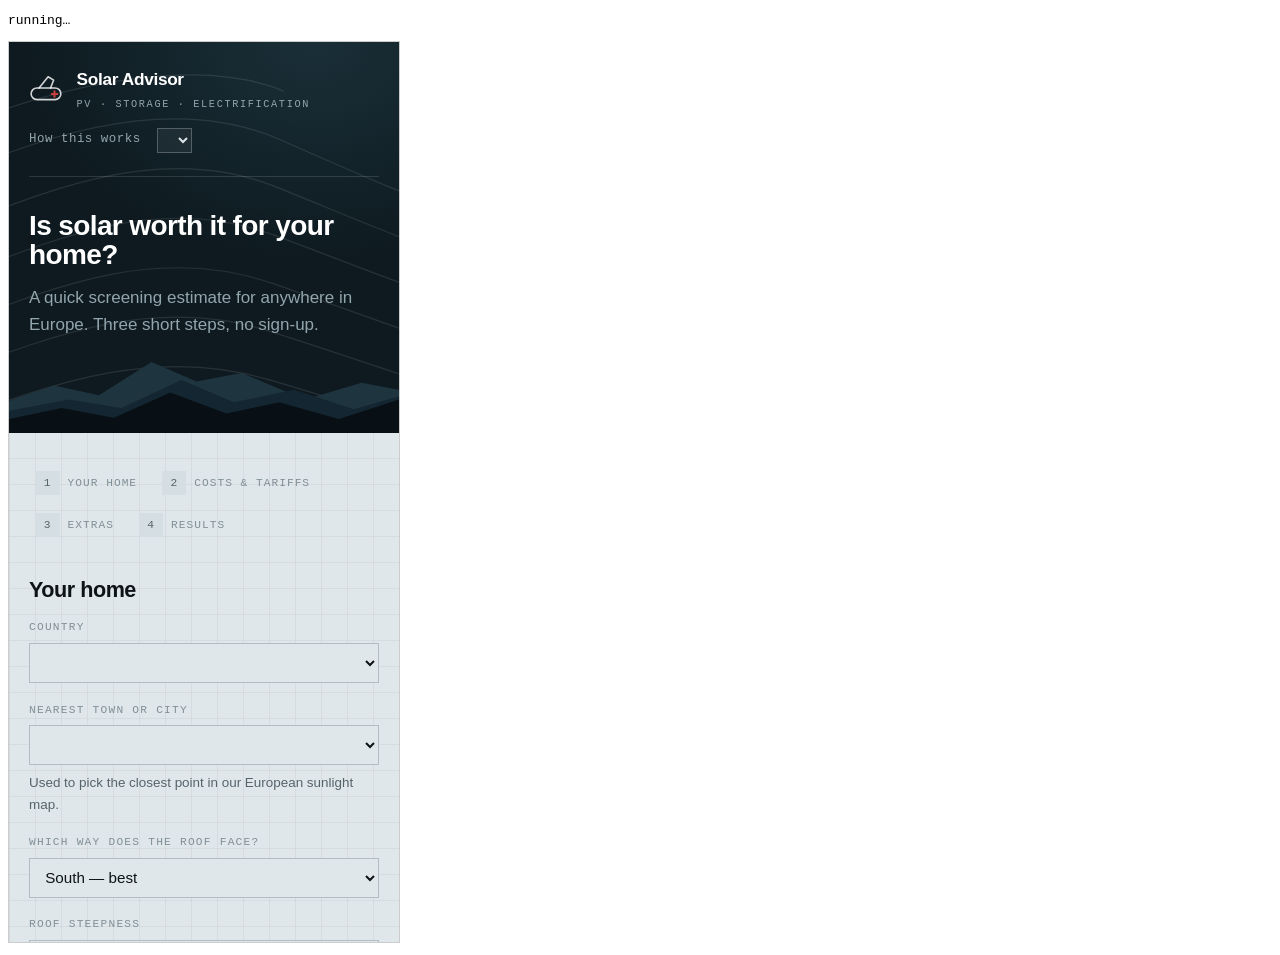
<file: _tests/suite-mobile.html>
<!DOCTYPE html>
<html lang="en">
<head>
  <meta charset="utf-8" />
  <title>Scratch suite — mobile layout</title>
</head>
<body>
<pre id="out">running…</pre>
<!--
  The three breakpoints are 520 px (the .row field pairs collapse), 720 px (the results chart
  grid goes to one column) and 860 px (comparison mode stacks and drops the delta cell). Each
  is checked from both sides: a breakpoint asserted only below its width would still pass if
  the rule had been written to apply everywhere.

  Resizing the iframe is a real viewport change as far as the framed document's media queries
  are concerned, so this tests the shipped CSS rather than a re-implementation of it. What it
  cannot see is anything the browser chrome does — pinch zoom, the address bar, touch target
  sizing — so those stay eyeball work.

  Two rules about canvases here, both learned the hard way.

  Never measure a canvas's own width under --dump-dom. Chart.js sizes its canvas from the
  rendering pipeline, and --dump-dom runs layout without paint, so the number is whatever it
  was when the chart was built: a wizard chart that visibly renders at full width reports 0,
  and a comparison chart reports its old desktop width long after the column has narrowed.
  An earlier version of this file asserted on those numbers and produced two confident
  failures against a layout that screenshots at 384 px show is correct. Layout — .chart-frame,
  .chart-card, the grids — is measured normally; it comes from layout, not from paint.

  And measure overflow on a page *loaded* at the target width rather than resized to it. That
  is what a phone does, and it sidesteps the stale-canvas problem entirely, because the chart
  is constructed once the column already has its final width.
-->
<iframe id="frame" style="border:1px solid #ccc"></iframe>
<script>
const results = [];
const ok = (name, cond, detail) => results.push((cond ? "PASS " : "FAIL ") + name + (cond ? "" : "  << " + detail));

const frame = document.getElementById("frame");
const sleep = (ms) => new Promise((r) => setTimeout(r, ms));

async function setWidth(px) {
  frame.style.width = px + "px";
  frame.style.height = "900px";
  // Reading a layout property flushes the resize into the framed document synchronously; the
  // wait after it is for the framed page's own resize handlers. Deliberately not
  // requestAnimationFrame: headless Chrome under --virtual-time-budget has no compositor
  // driving rAF, so a rAF-gated promise never settles and the suite hangs on "running…".
  void frame.contentDocument.documentElement.offsetWidth;
  await sleep(120);
}

function load(url, width) {
  frame.style.width = width + "px";
  frame.style.height = "900px";
  return new Promise((resolve) => {
    frame.addEventListener("load", function once() {
      frame.removeEventListener("load", once);
      resolve(frame.contentDocument);
    });
    frame.src = url;
  });
}

async function waitFor(doc, fn, label) {
  for (let i = 0; i < 200; i++) {
    try { if (fn(doc)) return true; } catch (e) {}
    await sleep(50);
  }
  results.push("FAIL timed out waiting for " + label);
  return false;
}

// How many grid tracks a computed grid-template-columns resolves to. Chrome reports used
// values ("360px" / "173.5px 173.5px"), so counting them is counting columns.
const tracks = (el) => {
  const v = frame.contentWindow.getComputedStyle(el).gridTemplateColumns;
  return v === "none" ? 0 : v.trim().split(/\s+/).length;
};

// The failure this catches is a page the reader has to scroll sideways to finish a sentence.
// One pixel of slack: sub-pixel layout rounding shows up as scrollWidth 391 against 390.
// Only sound on a page loaded at this width — see the note at the top about stale canvases.
function noSideScroll(doc, label) {
  const de = doc.documentElement;
  ok("no horizontal scroll — " + label, de.scrollWidth <= de.clientWidth + 1,
     de.scrollWidth + " > " + de.clientWidth);
  // A single overflowing element is the usual cause, and naming it saves the hunt.
  if (de.scrollWidth > de.clientWidth + 1) {
    const wide = [...doc.body.querySelectorAll("*")]
      .filter((el) => el.getBoundingClientRect().right > de.clientWidth + 1)
      .slice(0, 4).map((el) => el.tagName.toLowerCase() + (el.id ? "#" + el.id : "." + el.className));
    results.push("       widest offenders: " + wide.join(", "));
  }
}

// A chart's *container* is layout, so it is safe to measure; the canvas inside it is not.
function chartFramesFit(doc, label) {
  const wide = [...doc.querySelectorAll(".chart-frame")]
    .filter((f) => f.getBoundingClientRect().width > doc.documentElement.clientWidth + 1)
    .map((f) => f.closest(".chart-card")?.id || "(card)");
  ok("every chart frame fits the viewport — " + label, wide.length === 0, wide.join(", "));
}

const stepShown = (doc, n) => !doc.querySelector(`.step[data-step="${n}"]`).classList.contains("hidden");

// Walk the wizard to the results dashboard on its defaults.
async function toResults(doc) {
  for (let n = 1; n <= 3; n++) {
    doc.getElementById("nextBtn").click();
    if (!await waitFor(doc, (d) => stepShown(d, n + 1), "step " + (n + 1))) return false;
  }
  return await waitFor(doc, (d) => !!frame.contentWindow.Chart.getChart(d.getElementById("chartMonthly")),
                       "results charts");
}

// ------------------------------------------------------- 520 px: field pairs
async function testFieldPairs() {
  const doc = await load("../index.html?lang=en", 390);
  if (!await waitFor(doc, (d) => d.getElementById("country").options.length > 0, "country list")) return;

  const row = doc.querySelector(".step[data-step='1'] .row");
  ok(".row is one column at 390 px", tracks(row) === 1, tracks(row) + " tracks");
  noSideScroll(doc, "wizard at 390 px");

  await setWidth(519);
  ok(".row is still one column at 519 px", tracks(row) === 1, tracks(row) + " tracks");

  await setWidth(521);
  ok(".row is two columns at 521 px", tracks(row) === 2, tracks(row) + " tracks");

  await setWidth(390);
  // Collapsed pairs stack, so the two fields must not overlap or sit side by side.
  const fields = [...row.children].filter((el) => el.offsetParent !== null);
  if (fields.length >= 2) {
    const a = fields[0].getBoundingClientRect(), b = fields[1].getBoundingClientRect();
    ok("collapsed field pairs stack vertically", b.top >= a.bottom - 1,
       `second field top ${Math.round(b.top)} vs first bottom ${Math.round(a.bottom)}`);
  }
}

// ------------------------------------------------------- 720 px: chart grid
async function testChartGrid() {
  const doc = await load("../index.html?lang=en", 700);
  if (!await waitFor(doc, (d) => d.getElementById("country").options.length > 0, "country list")) return;
  if (!await toResults(doc)) return;

  const grid = doc.querySelector(".chart-grid");
  ok(".chart-grid is one column at 700 px", tracks(grid) === 1, tracks(grid) + " tracks");
  noSideScroll(doc, "results at 700 px");
  chartFramesFit(doc, "results at 700 px");

  await setWidth(721);
  ok(".chart-grid is multi-column at 721 px", tracks(grid) > 1, tracks(grid) + " tracks");

  await setWidth(719);
  ok(".chart-grid is one column again at 719 px", tracks(grid) === 1, tracks(grid) + " tracks");

  // The phone case, on a page built at phone width rather than narrowed into it.
  const phone = await load("../index.html?lang=en", 390);
  if (!await waitFor(phone, (d) => d.getElementById("country").options.length > 0, "country list (390)")) return;
  if (!await toResults(phone)) return;
  ok(".chart-grid is one column at 390 px", tracks(phone.querySelector(".chart-grid")) === 1,
     tracks(phone.querySelector(".chart-grid")) + " tracks");
  noSideScroll(phone, "results at 390 px");
  chartFramesFit(phone, "results at 390 px");

  // The results step widens the body; that must not become a horizontal scroll on a phone.
  ok("results-wide is still applied at 390 px", phone.body.classList.contains("results-wide"),
     phone.body.className);
}

// ---------------------------------------- 860 px: comparison mode stacks
async function testCompareStacking() {
  // Reached the way a visitor reaches it, so the URL under test is the one the wizard builds.
  const wiz = await load("../index.html?lang=en", 1200);
  if (!await waitFor(wiz, (d) => d.getElementById("country").options.length > 0, "country list")) return;
  if (!await toResults(wiz)) return;

  const arrived = new Promise((resolve) => {
    frame.addEventListener("load", function once() {
      frame.removeEventListener("load", once);
      resolve(frame.contentDocument);
    });
  });
  wiz.getElementById("compareBtn").click();
  const doc = await arrived;
  if (!await waitFor(doc, (d) => !!d.getElementById("chartMonthly-b"), "comparison columns")) return;
  const chartOf = (col) => frame.contentWindow.Chart.getChart(doc.getElementById("chartMonthly-" + col));
  if (!await waitFor(doc, () => chartOf("a") && chartOf("b"), "both monthly charts")) return;

  // --- desktop, both sides of the breakpoint
  const grid = doc.getElementById("compareGrid");
  ok(".compare-grid is two columns at 1200 px", tracks(grid) === 2, tracks(grid) + " tracks");
  const row = doc.querySelector("#deltaBody .delta-row:not(.head)");
  ok(".delta-row has four cells at 1200 px", tracks(row) === 4, tracks(row) + " tracks");
  const cell4 = row.children[3];
  ok("the delta cell is visible at 1200 px",
     frame.contentWindow.getComputedStyle(cell4).display !== "none", "display none");

  await setWidth(861);
  ok(".compare-grid is still two columns at 861 px", tracks(grid) === 2, tracks(grid) + " tracks");

  // Side-by-side alignment is a desktop-width property: the blocks in the two columns line up
  // so the eye can scan across. Worth pinning here, because it is the reason every row is
  // rendered in both columns even when it does not apply.
  await setWidth(1200);
  const topOf = (sel) => Math.round(doc.querySelector(sel).getBoundingClientRect().top);
  ok("the two charts sit at the same height at 1200 px",
     Math.abs(topOf("#chartMonthly-a") - topOf("#chartMonthly-b")) <= 1,
     `${topOf("#chartMonthly-a")} vs ${topOf("#chartMonthly-b")}`);
  ok("the two energy blocks sit at the same height at 1200 px",
     Math.abs(topOf("#energy-a") - topOf("#energy-b")) <= 1,
     `${topOf("#energy-a")} vs ${topOf("#energy-b")}`);

  // --- stacked
  await setWidth(500);
  ok(".compare-grid is one column at 500 px", tracks(grid) === 1, tracks(grid) + " tracks");
  ok(".delta-row drops to three cells at 500 px", tracks(row) === 3, tracks(row) + " tracks");
  ok("the delta cell is hidden at 500 px",
     frame.contentWindow.getComputedStyle(cell4).display === "none",
     frame.contentWindow.getComputedStyle(cell4).display);

  // Columns really are one above the other, not two squeezed side by side.
  const colA = doc.querySelector('.compare-col[data-col="a"]');
  const colB = doc.querySelector('.compare-col[data-col="b"]');
  ok("column B sits below column A when stacked",
     colB.getBoundingClientRect().top >= colA.getBoundingClientRect().bottom - 1,
     `B top ${Math.round(colB.getBoundingClientRect().top)} vs A bottom ${Math.round(colA.getBoundingClientRect().bottom)}`);
  ok("the columns are the same width when stacked",
     Math.abs(colA.getBoundingClientRect().width - colB.getBoundingClientRect().width) <= 1,
     `${colA.getBoundingClientRect().width} vs ${colB.getBoundingClientRect().width}`);

  // The one thing stacking must NOT relax. Vertically stacked bars are still read against
  // each other, so independently scaled axes mislead exactly as badly as side by side.
  const ya = chartOf("a").scales.y, yb = chartOf("b").scales.y;
  ok("the two monthly charts share a y-axis maximum when stacked",
     Math.abs(ya.max - yb.max) < 1e-6, `${ya.max} vs ${yb.max}`);
  ok("the two monthly charts share a y-axis minimum when stacked",
     Math.abs(ya.min - yb.min) < 1e-6, `${ya.min} vs ${yb.min}`);
  ok("the shared maximum is a real number", Number.isFinite(ya.max) && ya.max > 0, String(ya.max));

  // Same again on a comparison page loaded at phone width from the start, which is both the
  // real phone case and the only one where the canvas has its final size.
  const url = frame.contentWindow.location.search;
  const phone = await load("../compare.html" + url, 384);
  if (!await waitFor(phone, (d) => !!d.getElementById("chartMonthly-b"), "columns at 384 px")) return;
  const pChart = (col) => frame.contentWindow.Chart.getChart(phone.getElementById("chartMonthly-" + col));
  if (!await waitFor(phone, () => pChart("a") && pChart("b"), "both charts at 384 px")) return;

  ok(".compare-grid is one column at 384 px", tracks(phone.getElementById("compareGrid")) === 1,
     tracks(phone.getElementById("compareGrid")) + " tracks");
  ok("the shared y-axis holds on a page loaded at 384 px",
     Math.abs(pChart("a").scales.y.max - pChart("b").scales.y.max) < 1e-6,
     `${pChart("a").scales.y.max} vs ${pChart("b").scales.y.max}`);
  noSideScroll(phone, "comparison at 384 px");
  chartFramesFit(phone, "comparison at 384 px");

  // The locked-house summary and the excluded-cost notice are the two things a reader must
  // not lose when the layout collapses — one fixes what is being compared, the other says
  // what the money figure leaves out.
  ok("the locked-house summary survives at 384 px",
     phone.getElementById("houseSummary").getBoundingClientRect().height > 0, "collapsed to nothing");
  ok("the delta block survives at 384 px",
     phone.getElementById("deltaBody").getBoundingClientRect().height > 0, "collapsed to nothing");
}

// ------------------------------------------------- every page, every width
// Resizing rather than reloading is safe here: neither the wizard's first step nor the
// methodology page has a canvas on it, so there is no stale chart size to trip over.
async function testNoOverflowEverywhere() {
  const widths = [320, 390, 520, 720, 860, 1200];
  for (const page of ["../index.html?lang=en", "../methodology.html?lang=en"]) {
    const doc = await load(page, widths[0]);
    const ready = page.startsWith("index")
      ? (d) => d.getElementById("country").options.length > 0
      : (d) => d.readyState === "complete";
    if (!await waitFor(doc, ready, page + " ready")) continue;
    for (const w of widths) {
      await setWidth(w);
      noSideScroll(doc, page.split("?")[0] + " at " + w + " px");
    }
  }
}

(async () => {
  try {
    await testFieldPairs();
    await testChartGrid();
    await testCompareStacking();
    await testNoOverflowEverywhere();
  } catch (e) {
    results.push("FAIL threw: " + (e && e.stack || e));
  }
  const fails = results.filter((r) => r.startsWith("FAIL")).length;
  document.getElementById("out").textContent =
    results.join("\n") + "\n\n" + (fails ? fails + " FAILURES" : "ALL PASS (" + results.length + ")");
})();
</script>
</body>
</html>
</file>
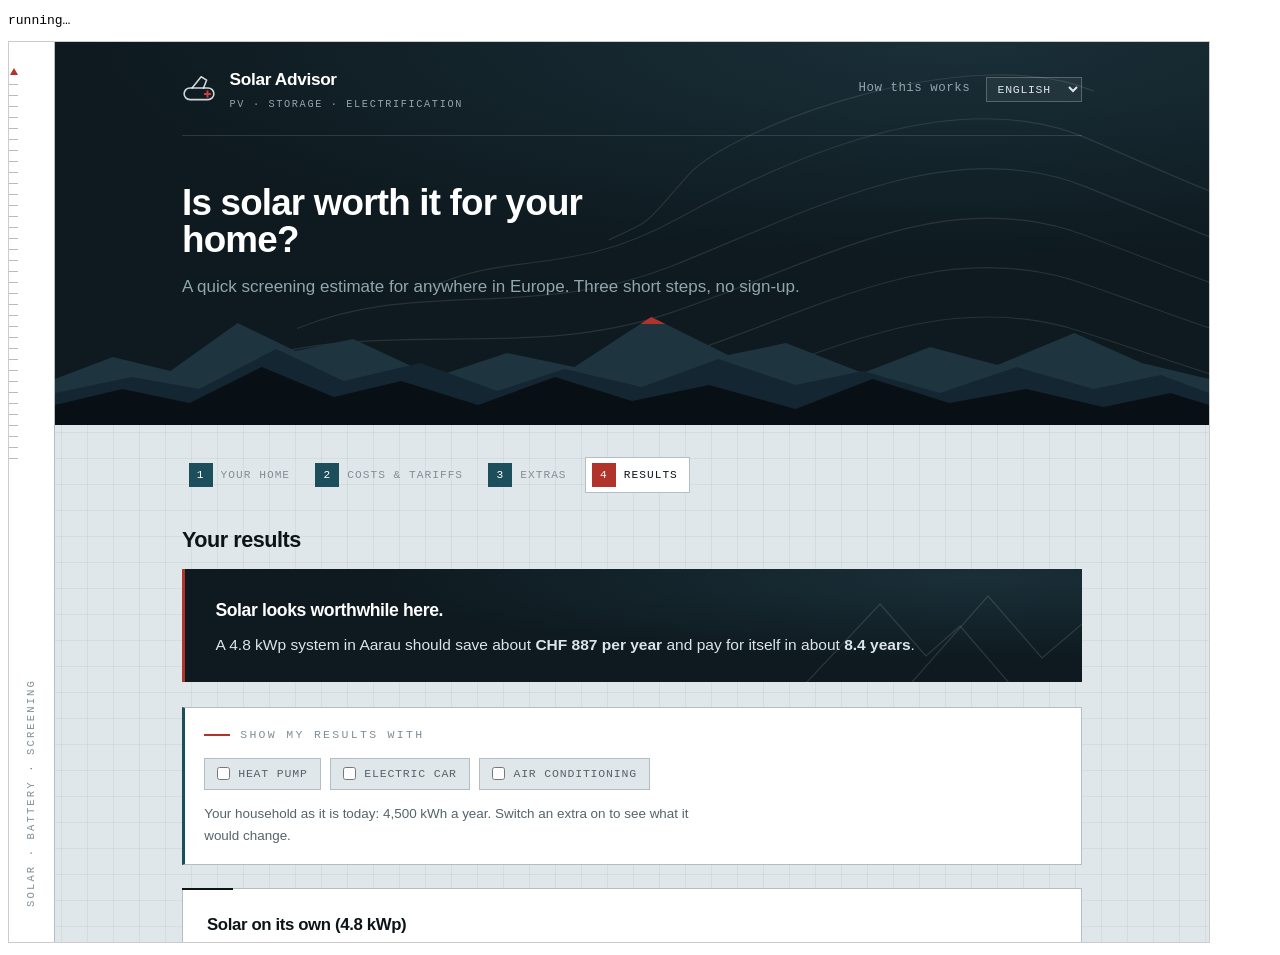
<file: _tests/suite-wizard.html>
<!DOCTYPE html>
<html lang="en">
<head>
  <meta charset="utf-8" />
  <title>Suite — the wizard</title>
</head>
<body>
<pre id="out">running…</pre>
<!-- Wide enough that the results grid is in its desktop layout; the mobile suite owns the
     narrow widths. -->
<iframe id="frame" style="width:1200px;height:900px;border:1px solid #ccc"></iframe>

<script src="harness.js"></script>
<script>
// The real index.html in an iframe, driven the way a person drives it. Everything here is
// behaviour a user could notice: what the form accepts, what the buttons do, what survives
// going Back, and whether the results page recomputes when an extra is switched on.
const { ok, note, waitFor, sleep, loadFrame, run } = window.Harness;
const frame = document.getElementById("frame");

let doc, win;

const $ = (id) => doc.getElementById(id);
const stepShown = (n) => !doc.querySelector(`.step[data-step="${n}"]`).classList.contains("hidden");
const blocked = () => !$("formError").hidden;
const resultsText = () => doc.querySelector('.step[data-step="4"]').textContent;

function fire(el, type) {
  el.dispatchEvent(new win.Event(type, { bubbles: true }));
}
function setNum(id, value) {
  const el = $(id);
  el.value = String(value);
  fire(el, "input");
  fire(el, "change");
}
function setSelect(id, value) {
  const el = $(id);
  el.value = String(value);
  fire(el, "change");
}
function check(id, on) {
  const el = $(id);
  el.checked = on;
  fire(el, "change");
}
const next = () => $("nextBtn").click();
const back = () => $("backBtn").click();

run(async () => {
  // Pinned to English throughout: the validation error reads the field's label out of the
  // page, so an unpinned run would assert against whatever language Chrome negotiated.
  doc = await loadFrame(frame, "../index.html?lang=en");
  win = frame.contentWindow;
  if (!await waitFor(() => $("country") && $("country").options.length > 0, "the country list")) return;

  const pageErrors = [];
  win.addEventListener("error", (e) => pageErrors.push(e.message));

  // ------------------------------------------------------------- initial state
  ok("the country list is populated", $("country").options.length > 20, $("country").options.length);
  ok("the city list is populated", $("city").options.length > 0, $("city").options.length);
  ok("it opens on Switzerland", $("country").value === "CH", $("country").value);
  ok("the city names are GeoNames endonyms",
     [...$("city").options].some((o) => o.textContent === "Zürich"),
     [...$("city").options].slice(0, 3).map((o) => o.textContent).join(", "));
  ok("step 1 is showing and nothing else is",
     stepShown(1) && !stepShown(2) && !stepShown(3) && !stepShown(4), "wrong step visible");
  ok("there is nowhere to go back to yet", $("backBtn").hidden, "Back is offered on step 1");
  ok("Start again is not offered before the results", $("restartBtn").hidden, "shown too early");

  // ----------------------------------------------------------------- sizing
  ok("the roof area is converted to a system size",
     $("sizeDerived").textContent === "That is roughly a 4.8 kWp system.",
     $("sizeDerived").textContent);
  ok("the area field is the one showing",
     !doc.querySelector('[data-size-mode="area"]').classList.contains("hidden") &&
     doc.querySelector('[data-size-mode="kwp"]').classList.contains("hidden"), "wrong mode shown");

  const kwpRadio = doc.querySelector('input[name="sizeMode"][value="kwp"]');
  kwpRadio.checked = true;
  fire(kwpRadio, "input");
  ok("choosing kWp swaps which field is shown",
     doc.querySelector('[data-size-mode="area"]').classList.contains("hidden") &&
     !doc.querySelector('[data-size-mode="kwp"]').classList.contains("hidden"), "did not swap");
  setNum("kwp", 8);
  ok("the system size is converted back to a roof area",
     /50/.test($("sizeDerived").textContent), $("sizeDerived").textContent);

  // Back to sizing by area for the rest of the run.
  const areaRadio = doc.querySelector('input[name="sizeMode"][value="area"]');
  areaRadio.checked = true;
  fire(areaRadio, "input");
  setNum("roofArea", 30);

  // ---------------------------------------------------------------- currency
  ok("the currency followed the opening country", $("currency").value === "CHF", $("currency").value);
  setSelect("country", "DE");
  ok("a country with no entry falls back to the euro", $("currency").value === "EUR",
     $("currency").value);
  setSelect("country", "GB");
  ok("the currency follows the country", $("currency").value === "GBP", $("currency").value);
  // Once the user has touched it, it must stop following.
  setSelect("currency", "EUR");
  setSelect("country", "NO");
  ok("a user-chosen currency is never overwritten", $("currency").value === "EUR",
     $("currency").value);

  // Settle on Switzerland for the run, and put the currency back under the tool's control by
  // reloading — currencyTouched is deliberately sticky for the life of the page.
  doc = await loadFrame(frame, "../index.html?lang=en");
  win = frame.contentWindow;
  if (!await waitFor(() => $("country") && $("country").options.length > 0, "the country list again")) return;
  win.addEventListener("error", (e) => pageErrors.push(e.message));

  // --------------------------------------------------------------- validation
  setNum("consumption", 45000);
  next();
  ok("an out-of-range consumption blocks the step", blocked(), "the error stayed hidden");
  ok("still on step 1", stepShown(1), "advanced anyway");
  ok("the bad field is flagged for assistive tech",
     $("consumption").getAttribute("aria-invalid") === "true", "not flagged");
  ok("the bad field takes the caret", doc.activeElement === $("consumption"),
     doc.activeElement && doc.activeElement.id);
  ok("the error names the field in the page's own words",
     /electricity/i.test($("formError").textContent), $("formError").textContent);

  setNum("consumption", 4500);
  next();
  ok("the corrected value is accepted", stepShown(2), "did not advance");
  ok("the flag clears once the field is fixed",
     $("consumption").getAttribute("aria-invalid") === null, "still flagged");
  ok("the error panel is hidden again", !blocked(), $("formError").textContent);
  ok("Back is offered once past step 1", !$("backBtn").hidden, "still hidden");

  // A field on a *later* step must never block an earlier one.
  setNum("acSeer", 999);
  back();
  next();
  ok("a bad field on a later step does not block an earlier one", stepShown(2),
     $("formError").textContent);
  setNum("acSeer", 3);

  // ----------------------------------------------------------- state retention
  setNum("retailPrice", 0.31);
  setNum("batteryKwh", 8);
  back();
  ok("Back returns to step 1", stepShown(1), "wrong step");
  ok("step 1 kept what was typed", $("consumption").value === "4500", $("consumption").value);
  next();
  ok("step 2 kept what was typed", $("retailPrice").value === "0.31", $("retailPrice").value);

  // The label says "See my results" on the last input step, not "Continue".
  next();
  ok("step 3 is the extras step", stepShown(3), "wrong step");
  ok("the last step relabels the button", $("nextBtn").textContent === "See my results",
     $("nextBtn").textContent);
  ok("a switched-off asset's details are hidden",
     doc.querySelector('details.advanced[data-asset="hp"]').hidden, "shown while off");
  check("hpEnabled", true);
  ok("switching an asset on reveals its details",
     !doc.querySelector('details.advanced[data-asset="hp"]').hidden, "still hidden");
  check("hpEnabled", false);

  // -------------------------------------------------------------- the results
  next();
  ok("the results step is reached", stepShown(4), "did not reach the results");
  if (!await waitFor(() => $("results-body").textContent.length > 50, "the results to render")) return;

  ok("Continue is withdrawn on the results step", $("nextBtn").hidden, "still offered");
  ok("Start again is offered on the results step", !$("restartBtn").hidden, "not offered");
  ok("the results step widens the page",
     doc.body.classList.contains("results-wide"), doc.body.className);
  ok("there is a headline figure", !!doc.querySelector("#results-body .headline"),
     "no .headline rendered");
  ok("nothing in the results reads NaN, undefined or [object Object]",
     !/NaN|undefined|\[object/.test(resultsText()),
     (resultsText().match(/.{0,40}(NaN|undefined|\[object).{0,40}/) || [""])[0]);
  ok("no raw catalogue key reached the page",
     !/\b(results|assump|unit|chart|nav|step\d)\.[a-zA-Z.]+/.test(resultsText()),
     (resultsText().match(/\b(results|assump|unit|chart|nav|step\d)\.[a-zA-Z.]+/) || [""])[0]);

  // ------------------------------------------------------------------- charts
  const CANVASES = ["chartMonthly", "chartSplit", "chartCash", "chartSummer", "chartWinter"];
  for (const id of CANVASES) {
    const chart = win.Chart.getChart($(id));
    ok(`${id} rendered`, !!chart, "no Chart instance attached to the canvas");
    if (!chart) continue;
    ok(`${id} has at least one series`, chart.data.datasets.length > 0, chart.data.datasets.length);
    // A doughnut carries its names in data.labels, one per slice, rather than on the dataset.
    const named = chart.config.type === "doughnut"
      ? chart.data.labels.length === chart.data.datasets[0].data.length &&
        chart.data.labels.every((l) => !!l)
      : chart.data.datasets.every((d) => !!d.label);
    ok(`${id} names everything it draws`, named,
       chart.config.type === "doughnut"
         ? chart.data.labels.join(", ")
         : chart.data.datasets.map((d) => d.label).join(", "));
  }
  // Colours must arrive resolved. A dataset still holding "var(--c-solar)" renders as
  // transparent, which is exactly the kind of thing a screenshot hides and a token check does
  // not. The palette is validated for colour-vision separation in js/charts.js; this only
  // asserts the tokens made it out of CSS.
  const cssVar = (name) =>
    win.getComputedStyle(doc.documentElement).getPropertyValue(name).trim();
  const tokens = ["--c-solar", "--c-battery", "--c-grid", "--c-exported"].map(cssVar);
  ok("the palette tokens are defined in CSS", tokens.every((v) => /^(#|rgb)/.test(v)),
     tokens.join(" "));
  const colours = [];
  CANVASES.forEach((id) => {
    const chart = win.Chart.getChart($(id));
    if (!chart) return;
    chart.data.datasets.forEach((d) => {
      const c = d.backgroundColor || d.borderColor;
      if (typeof c === "string") colours.push(c);
      else if (Array.isArray(c)) c.forEach((v) => colours.push(v));
    });
  });
  ok("every series colour is resolved, not left as a var()",
     colours.length > 0 && colours.every((c) => !/var\(/.test(c)),
     colours.filter((c) => /var\(/.test(c)).join(", ") || `${colours.length} colours`);
  ok("the series colours come from the CSS tokens",
     tokens.every((tok) => colours.some((c) => c.toLowerCase().indexOf(tok.toLowerCase()) >= 0)),
     `tokens ${tokens.join(" ")} — colours ${[...new Set(colours)].slice(0, 8).join(" ")}`);
  ok("the month labels are real months", win.Chart.getChart($("chartMonthly")).data.labels[0] === "Jan",
     win.Chart.getChart($("chartMonthly")).data.labels.join(","));

  // ---------------------------------------------------- the extras toggles
  // These re-run the model against the *same* PV and battery sizes, so what changes is the
  // extra's doing and not a resized system.
  // main.js runs inside a DOMContentLoaded closure, so `model` is not reachable from here —
  // which is the right constraint for this suite anyway. Everything below is read off the
  // rendered page, the way a user would see it. The two progress bars in the results body are
  // the unrounded rates: self-consumption first, self-sufficiency second.
  const bars = () => [...doc.querySelectorAll("#results-body .bar span")].map((s) => s.style.width);
  const selfSufficiency = () => parseFloat(bars()[1]);
  const summary = () => $("scenarioSummary").textContent;
  // The two headings that name the system size. Neither may move when an extra is toggled.
  const systemHeadings = () =>
    [...doc.querySelectorAll("#results-body h3")].map((h) => h.textContent.trim()).join(" | ");

  const headingsBefore = systemHeadings();
  const baselineSummary = summary();
  const baselineSufficiency = selfSufficiency();
  const baselineBars = bars().join(" ");
  ok("the results body writes both rates out as bars", bars().length === 2, bars().join(" "));

  check("resultHp", true);
  await sleep(200);
  ok("the toggle recomputes the page", summary() !== baselineSummary,
     `"${baselineSummary}" did not change`);
  ok("the live region names the heat pump", /heat pump/i.test(summary()), summary());
  ok("a heat pump lowers self-sufficiency through the UI too",
     selfSufficiency() < baselineSufficiency,
     `${baselineSufficiency} → ${selfSufficiency()}`);
  ok("the system was not resized behind the toggle", systemHeadings() === headingsBefore,
     `${headingsBefore}  →  ${systemHeadings()}`);
  ok("the battery heading needs no article in front of a digit",
     /Adding the 8 kWh battery/.test(systemHeadings()), systemHeadings());
  ok("the toggle mirrors back into step 3", $("hpEnabled").checked,
     "step 3 still says the heat pump is off");
  ok("the uncosted notice appears with the asset switched on", !$("costNotice").hidden,
     "notice stayed hidden");
  ok("the uncosted notice names the heat pump", /heat pump/i.test($("costNotice").textContent),
     $("costNotice").textContent);
  ok("the per-asset breakdown gained a row",
     $("results-extras").textContent.length > 0, "results-extras is empty");

  check("resultAc", true);
  await sleep(200);
  // The notice names the *things you buy* ("air conditioner"), not the asset toggles
  // ("Air conditioning") — a reader is being told what is missing from the money figure.
  ok("a second asset is named in the notice too",
     /heat pump/i.test($("costNotice").textContent) &&
     /air conditioner/i.test($("costNotice").textContent), $("costNotice").textContent);

  check("resultHp", false);
  check("resultAc", false);
  await sleep(200);
  ok("switching everything off hides the notice again", $("costNotice").hidden,
     $("costNotice").textContent);
  ok("and clears step 3 with it", !$("hpEnabled").checked && !$("acEnabled").checked,
     "step 3 still ticked");
  ok("every figure returns to where it started once the extras are off",
     bars().join(" ") === baselineBars, `${baselineBars} vs ${bars().join(" ")}`);

  // Back from the results must not contradict what was just on screen.
  back();
  ok("Back from the results lands on step 3", stepShown(3), "wrong step");
  next();
  if (!await waitFor(() => $("results-body").textContent.length > 50, "the results again")) return;

  // --------------------------------------------------- hand-off to comparison
  // The scenario travels in the URL. Every value the wizard sends has to arrive.
  check("resultEv", true);
  await sleep(200);

  const expected = {
    town: [...$("city").selectedOptions][0].textContent,
    consumption: Number($("consumption").value),
    retailPrice: Number($("retailPrice").value),
    feedInTariff: Number($("feedInTariff").value),
    capexPerKwp: Number($("capexPerKwp").value),
    batteryCapexPerKwh: Number($("batteryCapexPerKwh").value),
    batteryKwh: Number($("batteryKwh").value),
    lifetime: Number($("lifetime").value),
    currency: $("currency").value,
    // Sized by roof area here, so the wizard sends the kWp it worked from: modules are roughly
    // 200 W/m² and installers rarely fill every square metre.
    kwp: Number($("roofArea").value) * 0.2 * 0.8,
    evKm: Number($("evKm").value),
  };

  const navigated = new Promise((r) => frame.addEventListener("load", r, { once: true }));
  $("compareBtn").click();
  await navigated;
  doc = frame.contentDocument;
  win = frame.contentWindow;
  if (!await waitFor(() => $("deltaBody") && $("deltaBody").textContent.length > 40,
                     "comparison mode to render")) return;

  ok("comparison mode opened on the handed-over house", !$("housePanel").hidden,
     "the house panel is hidden");
  ok("it did not fall back to the no-scenario panel", $("noStatePanel").hidden,
     "it says there is no scenario");
  ok("the town travelled", $("houseSummary").textContent.includes(expected.town),
     `${expected.town} not in "${$("houseSummary").textContent}"`);
  ok("the consumption travelled",
     $("houseSummary").textContent.replace(/ | |,/g, "").includes(String(expected.consumption)),
     $("houseSummary").textContent);
  ok("the currency travelled", $("currency").value === expected.currency, $("currency").value);

  const arrived = {
    retailPrice: Number($("retailPrice").value),
    feedInTariff: Number($("feedInTariff").value),
    capexPerKwp: Number($("capexPerKwp").value),
    batteryCapexPerKwh: Number($("batteryCapexPerKwh").value),
    lifetime: Number($("lifetime").value),
    batteryKwh: Number($("battery-a").value),
    kwp: Number($("kwp-a").value),
    evKm: Number($("evKm-a").value),
  };
  for (const key of Object.keys(arrived)) {
    ok(`the ${key} travelled`, Math.abs(arrived[key] - expected[key]) < 0.011,
       `${expected[key]} → ${arrived[key]}`);
  }
  ok("both columns start from the same kit",
     $("kwp-a").value === $("kwp-b").value && $("battery-a").value === $("battery-b").value,
     `${$("kwp-a").value}/${$("battery-a").value} vs ${$("kwp-b").value}/${$("battery-b").value}`);
  ok("the extras showing on the results page travelled",
     $("ev-a").checked && $("ev-b").checked, "the electric car did not arrive ticked");
  ok("the extras that were off stayed off", !$("hp-a").checked && !$("ac-a").checked,
     "something arrived ticked that was not on");

  note(`handed over ${expected.kwp} kWp, ${expected.batteryKwh} kWh battery, ` +
       `${expected.consumption} kWh/yr in ${expected.town}`);

  ok("no page raised an error along the way", pageErrors.length === 0, pageErrors.join(" | "));
});
</script>
</body>
</html>
</file>
<file: css/style.css>
/* ---------------------------------------------------------------
   PV / Battery / Electrification Advisor — "Alpine engineering"
   Alpine night masthead with a ridgeline, graph-paper ground,
   document sheets, and a single red signal used sparingly.

   Shares the identity of apbenergy.github.io: same tokens, same
   mono/sans split, same sharp corners, same artwork language.

   Two names outside this file depend on tokens defined here, so the
   names stay even though the values moved onto the new palette:
   js/charts.js reads --c-solar / --c-battery / --c-grid /
   --c-exported / --bg / --fg / --muted / --border / --chart-gridline
   live via getComputedStyle, and _tests/suite-wizard.html asserts the
   four --c-* names resolve to real colours. The four chart-series
   hexes are deliberately unchanged: they carry a colour-vision
   separation check that this design system does not govern.
----------------------------------------------------------------- */

:root {
  color-scheme: light dark;

  --night: #0e1a20;
  --night-2: #16262e;
  --night-3: #091116;
  --ground: #e0e7ea;
  --panel: #ffffff;
  --panel-alt: #d5dee2;
  --ink: #0d1418;
  --ink-soft: #55636b;
  --ink-faint: #808f97;
  --line: #d5dcdf;
  --line-strong: #b3bec4;
  --slate: #1d4e5c;
  --slate-deep: #123844;
  --slate-tint: #e0ebee;
  --red: #b0342c;
  --red-deep: #8c2620;
  --red-bright: #c9403a;
  --on-night: #dbe4e8;
  --on-night-soft: #93a5ad;

  /* This tool's whole point is a yes/no money verdict, so the palette needs one
     colour red cannot carry: a favourable answer. Muted enough not to compete
     with the signal. */
  --good: #2f6f4e;

  /* The masthead and footer bands. Held apart from --night so dark mode can step
     them away from the page ground and keep bracketing the working area. */
  --band: var(--night);
  --band-glow: #1a2f38;

  --measure: 68ch;
  --sans: "Inter", "Helvetica Neue", "Segoe UI", Arial, sans-serif;
  --mono: "JetBrains Mono", "IBM Plex Mono", Consolas, monospace;
  --rail-w: 46px;
  --grid: 26px;
  --graph-ink: rgba(13, 20, 24, 0.05);

  /* The shell width every page-level container shares, so the masthead, the
     content column and the footer line up on one edge. Reset per page below. */
  --shell: 640px;

  /* ---- names read from JS; values remapped onto the palette above ---- */
  --bg: var(--panel);
  --fg: var(--ink);
  --muted: var(--ink-soft);
  --border: var(--line-strong);
  --radius: 0;

  --c-solar: #2a78d6;
  --c-battery: #1baf7a;
  --c-grid: #eb6834;
  --c-exported: #eda100;
  --chart-gridline: var(--line);

  --notice-bg: #fdf6e6;
  --notice-border: #ecd9a8;
  --notice-rule: #d99b0b;
}

/* The dashboard and comparison mode need more room than the wizard's reading
   column; the methodology page wants less. */
body.results-wide { --shell: 900px; }
body.compare-mode { --shell: 1080px; }
body.doc-page { --shell: 40rem; }

/* The site has no theme switch — this follows the reader's OS. The night ground
   moves from being just the masthead and footer to being the whole page, so the
   bands blend into the working area rather than standing apart from it. */
@media (prefers-color-scheme: dark) {
  :root {
    --ground: var(--night);
    --panel: var(--night-2);
    --panel-alt: var(--night-3);
    --ink: var(--on-night);
    --ink-soft: var(--on-night-soft);
    --ink-faint: #6f838c;
    --line: #263840;
    --line-strong: #3a4f58;
    --slate: #7cbdd1;
    --slate-deep: #a4d3e1;
    --slate-tint: #1c333a;
    --red: var(--red-bright);
    --red-deep: #d1534b;
    --good: #5fae82;
    --graph-ink: rgba(219, 228, 232, 0.045);

    /* One step darker than the page ground, so the bands still read as bands
       rather than dissolving into a single flat dark page. */
    --band: var(--night-3);
    --band-glow: #172c35;

    /* Not an automatic flip: the same four hues re-stepped for the dark surface
       and validated against it separately. */
    --c-solar: #3987e5;
    --c-battery: #199e70;
    --c-grid: #d95926;
    --c-exported: #c98500;

    --notice-bg: #241f14;
    --notice-border: #4a3f22;
    --notice-rule: #d99b0b;
  }
}

* { box-sizing: border-box; }
html { scroll-behavior: smooth; }

body {
  margin: 0;
  font-family: var(--sans);
  background-color: var(--ground);
  /* graph paper: engineering drawing ground */
  background-image:
    linear-gradient(to right, var(--graph-ink) 1px, transparent 1px),
    linear-gradient(to bottom, var(--graph-ink) 1px, transparent 1px);
  background-size: var(--grid) var(--grid);
  color: var(--ink);
  line-height: 1.62;
  font-size: 17px;
  -webkit-font-smoothing: antialiased;
  font-feature-settings: "tnum" 1;
}

::selection { background: var(--red); color: #fff; }

a { color: var(--slate); }

.wrap,
main {
  width: min(var(--shell), calc(100% - 2.5rem));
  margin: 0 auto;
}

main { padding-bottom: 2.5rem; }

/* ---------- decorative fixed rail ---------- */
.rail { display: none; }

@media (min-width: 980px) {
  .rail {
    display: flex;
    align-items: flex-end;
    justify-content: center;
    position: fixed;
    top: 0;
    left: 0;
    width: var(--rail-w);
    height: 100vh;
    border-right: 1px solid var(--line-strong);
    background: var(--panel);
    z-index: 40;
    padding-bottom: 2.2rem;
  }
  .rail span {
    writing-mode: vertical-rl;
    transform: rotate(180deg);
    font-family: var(--mono);
    font-size: 0.66rem;
    letter-spacing: 0.2em;
    text-transform: uppercase;
    color: var(--ink-faint);
    white-space: nowrap;
  }
  /* altitude ticks: a survey staff running up the rail */
  .rail::before {
    content: "";
    position: absolute;
    top: 2.6rem;
    left: 0;
    width: 9px;
    height: 42vh;
    background-image: linear-gradient(to bottom, var(--line-strong) 1px, transparent 1px);
    background-size: 100% 11px;
  }
  /* the summit mark at the top of the scale */
  .rail::after {
    content: "";
    position: absolute;
    top: 1.6rem;
    left: 1px;
    width: 0;
    height: 0;
    border-left: 4px solid transparent;
    border-right: 4px solid transparent;
    border-bottom: 7px solid var(--red);
  }
  body { margin-left: var(--rail-w); }
}

/* ---------- headings & type primitives ---------- */
h1, h2, h3 {
  font-family: var(--sans);
  font-weight: 620;
  color: var(--ink);
  letter-spacing: -0.022em;
}
h1 { line-height: 1.02; font-size: clamp(1.75rem, 3.6vw, 2.3rem); margin: 0 0 0.9rem; }
h2 { line-height: 1.14; font-size: 1.35rem; margin: 0 0 1rem; }

/* Mono metadata label with a red rule in front of it. Used for anything that
   names a group of controls rather than being prose. */
.eyebrow,
.scenario-bar-label,
.delta-row.head {
  font-family: var(--mono);
  font-size: 0.72rem;
  letter-spacing: 0.2em;
  text-transform: uppercase;
  color: var(--ink-faint);
  font-weight: 500;
}

.scenario-bar-label {
  margin: 0 0 0.85rem;
  display: flex;
  align-items: center;
  gap: 0.65rem;
}

.scenario-bar-label::before {
  content: "";
  display: inline-block;
  flex: none;
  width: 1.6rem;
  height: 2px;
  background: var(--red);
}

/* Numbered section head: a mono counter in red, the heading beside it, a rule
   under both, and a red tick riding that rule at the left edge. */
.section-head {
  display: flex;
  align-items: baseline;
  gap: 1rem;
  border-bottom: 1px solid var(--line-strong);
  padding-bottom: 0.7rem;
  margin-bottom: 1.7rem;
  position: relative;
}
.section-head::after {
  content: "";
  position: absolute;
  left: 0;
  bottom: -1px;
  width: 2.6rem;
  height: 2px;
  background: var(--red);
}
.section-head h2 { margin: 0; font-size: 1.5rem; }
.section-num {
  font-family: var(--mono);
  font-size: 0.78rem;
  color: var(--red);
  letter-spacing: 0.08em;
}

.subtitle,
.lead,
.intro {
  max-width: var(--measure);
  color: var(--ink-soft);
  margin: 0 0 1.4rem;
}

.lead {
  font-size: 1.08rem;
  line-height: 1.6;
  color: var(--ink);
}

/* =================================================================
   MASTHEAD — alpine night, contours, ridgeline
   ================================================================= */
.page-header {
  position: relative;
  isolation: isolate;
  background: var(--band);
  background-image: radial-gradient(120% 90% at 78% 0%, var(--band-glow) 0%, var(--band) 62%);
  color: var(--on-night);
  overflow: hidden;
  padding-bottom: 5rem;
}

/* survey contours drifting through the sky */
.page-header::before {
  content: "";
  position: absolute;
  inset: 0;
  z-index: 0;
  pointer-events: none;
  background-image: url("data:image/svg+xml,%3Csvg xmlns='http://www.w3.org/2000/svg' width='900' height='440' viewBox='0 0 900 440'%3E%3Cg fill='none' stroke='%23ffffff' stroke-width='1' stroke-opacity='0.10'%3E%3Cpath d='M-20 400C120 356 210 402 330 372S560 268 690 306 880 372 920 350'/%3E%3Cpath d='M-20 366C110 320 214 366 336 332S566 226 692 266 882 336 920 314'/%3E%3Cpath d='M-20 332C104 286 218 330 342 292S572 184 694 226 884 300 920 278'/%3E%3Cpath d='M-20 298C100 250 222 294 348 252S578 142 696 186 886 264 920 242'/%3E%3Cpath d='M40 264C140 222 236 258 352 212S584 100 698 146 888 228 920 206'/%3E%3Cpath d='M150 230C220 198 268 222 358 172S590 58 700 106 890 192 920 170'/%3E%3Cpath d='M300 190C340 172 330 176 366 136S600 22 704 66'/%3E%3C/g%3E%3C/svg%3E");
  background-position: right -120px top -30px;
  background-repeat: no-repeat;
  background-size: 1080px auto;
}

/* the ridgeline: three ranges, near one darkest, one red summit beacon */
.page-header::after {
  content: "";
  position: absolute;
  left: 0;
  right: 0;
  bottom: 0;
  height: 132px;
  z-index: 1;
  pointer-events: none;
  background-image: url("data:image/svg+xml,%3Csvg xmlns='http://www.w3.org/2000/svg' width='1200' height='132' viewBox='0 0 1200 132' preserveAspectRatio='none'%3E%3Cpath fill='%231e343f' d='M0 86 60 64 120 78 190 30 250 58 310 46 395 84 470 60 540 74 620 24 700 62 760 50 840 80 910 54 980 72 1060 40 1130 70 1200 86V132H0Z'/%3E%3Cpath fill='%23b0342c' d='M620 24 634.7 31H608.8Z'/%3E%3Cpath fill='%23142631' d='M0 100 80 84 150 96 230 56 300 88 380 70 460 98 530 76 610 94 690 66 770 92 840 78 920 100 1000 74 1080 96 1150 82 1200 100V132H0Z'/%3E%3Cpath fill='%23081015' d='M0 112 70 96 140 110 215 74 290 104 360 88 440 112 520 84 600 108 680 92 770 116 850 86 930 110 1010 96 1090 114 1160 100 1200 112V132H0Z'/%3E%3C/svg%3E");
  background-repeat: no-repeat;
  background-position: left bottom;
  background-size: 100% 132px;
}

.page-header .wrap { position: relative; z-index: 2; }
.page-header h1,
.page-header h2 { color: #fff; }
.page-header .subtitle { color: var(--on-night-soft); }

/* ---------- masthead nav ---------- */
.masthead-nav {
  display: flex;
  justify-content: space-between;
  align-items: center;
  flex-wrap: wrap;
  gap: 1rem;
  padding: 1.5rem 0 1.4rem;
  border-bottom: 1px solid rgba(255, 255, 255, 0.13);
}

.brand {
  text-decoration: none;
  color: #fff;
  display: flex;
  align-items: center;
  gap: 0.85rem;
}
.brand-text { display: flex; flex-direction: column; gap: 0.1rem; }
.brand-name {
  font-size: 1.08rem;
  font-weight: 620;
  letter-spacing: -0.02em;
}
.brand-tag {
  font-family: var(--mono);
  font-size: 0.64rem;
  letter-spacing: 0.16em;
  text-transform: uppercase;
  color: var(--on-night-soft);
}

/* the folded-tool mark */
.mark {
  width: 34px;
  height: 34px;
  flex: none;
  fill: none;
  stroke: rgba(255, 255, 255, 0.82);
  stroke-width: 1.5;
  stroke-linecap: round;
  stroke-linejoin: round;
  transition: transform 0.3s cubic-bezier(0.2, 0.8, 0.3, 1), stroke 0.2s ease;
}
.mark .mark-cross { stroke: var(--red-bright); stroke-width: 1.9; }
.brand:hover .mark { stroke: #fff; transform: rotate(-8deg) scale(1.04); }

/* The method link and the language picker: mono metadata, on the night ground. */
.site-nav {
  display: flex;
  align-items: center;
  gap: 1rem;
  font-family: var(--mono);
  font-size: 0.78rem;
  letter-spacing: 0.04em;
}
.site-nav a {
  color: var(--on-night-soft);
  text-decoration: none;
  padding: 0.15rem 0;
  border-bottom: 2px solid transparent;
  transition: color 0.15s ease, border-color 0.15s ease;
}
.site-nav a:hover,
.site-nav a:focus-visible {
  color: #fff;
  border-bottom-color: var(--red);
}

.lang-picker {
  width: auto;
  padding: 0.25rem 0.4rem;
  font-family: var(--mono);
  font-size: 0.72rem;
  letter-spacing: 0.06em;
  text-transform: uppercase;
  color: var(--on-night);
  background: rgba(255, 255, 255, 0.05);
  border: 1px solid rgba(255, 255, 255, 0.24);
  border-radius: 0;
}
.lang-picker:hover { border-color: var(--red-bright); color: #fff; }
.lang-picker option { color: var(--ink); background: var(--panel); }

/* ---------- masthead hero ---------- */
.masthead-hero { padding: 3rem 0 1.4rem; max-width: 46rem; }
.masthead-hero h1 { max-width: 20ch; }

.mode-switch {
  margin: 1.1rem 0 0;
  font-family: var(--mono);
  font-size: 0.74rem;
  letter-spacing: 0.06em;
}
.mode-switch a {
  color: #fff;
  text-decoration: none;
  border-bottom: 1px solid rgba(255, 255, 255, 0.35);
  transition: border-color 0.15s ease;
}
.mode-switch a:hover,
.mode-switch a:focus-visible { border-bottom-color: var(--red-bright); }

/* ---------- stepper ---------- */
.steps {
  display: flex;
  gap: 0.4rem;
  list-style: none;
  padding: 0;
  margin: 2rem 0 2.2rem;
  font-family: var(--mono);
  font-size: 0.7rem;
  letter-spacing: 0.09em;
  text-transform: uppercase;
  color: var(--ink-faint);
  flex-wrap: wrap;
}

.steps li {
  display: flex;
  align-items: center;
  gap: 0.5rem;
  padding: 0.3rem 0.7rem 0.3rem 0.35rem;
  border: 1px solid transparent;
  border-radius: 0;
}

.steps li[aria-current="step"] {
  background: var(--panel);
  border-color: var(--line-strong);
  color: var(--ink);
}

.steps .dot {
  display: inline-grid;
  place-items: center;
  width: 1.5rem;
  height: 1.5rem;
  border-radius: 0;
  background: var(--panel-alt);
  color: var(--ink-soft);
  font-size: 0.7rem;
  font-weight: 500;
}

.steps li[aria-current="step"] .dot { background: var(--red); color: #fff; }
.steps li.done .dot { background: var(--slate); color: #fff; }

/* ---------- fields ---------- */
.field { margin-bottom: 1.1rem; }

label {
  display: block;
  font-family: var(--mono);
  font-weight: 500;
  font-size: 0.7rem;
  letter-spacing: 0.11em;
  text-transform: uppercase;
  color: var(--ink-faint);
  margin-bottom: 0.4rem;
}

input[type="number"],
select {
  width: 100%;
  padding: 0.6rem 0.7rem;
  border: 1px solid var(--line-strong);
  border-radius: 0;
  font: inherit;
  font-size: 0.95rem;
  color: var(--ink);
  background: var(--ground);
  transition: border-color 0.15s ease, background-color 0.15s ease;
}

input[type="number"]:focus,
select:focus {
  background: var(--panel);
  border-color: var(--red);
}

:focus-visible {
  outline: 2px solid var(--red);
  outline-offset: 3px;
}

/* The step headings carry tabindex="-1" only so render() can move the caret to
   the new step; they are destinations, not controls. Chrome treats that
   programmatic focus as :focus-visible, which drew a red box round "Your
   results" on every navigation — a signal colour reading as an error. */
h2[tabindex="-1"]:focus,
h2[tabindex="-1"]:focus-visible {
  outline: none;
}

input[aria-invalid="true"] {
  border-color: var(--red);
  box-shadow: inset 0 0 0 1px var(--red);
}

.hint {
  margin: 0.4rem 0 0;
  max-width: var(--measure);
  font-size: 0.84rem;
  color: var(--ink-soft);
}

.row {
  display: grid;
  grid-template-columns: 1fr 1fr;
  gap: 1rem;
}

@media (max-width: 520px) {
  .row {
    grid-template-columns: 1fr;
    gap: 0;
  }
}

fieldset.sizing {
  border: 1px solid var(--line-strong);
  border-radius: 0;
  padding: 1.1rem 1.2rem;
  margin: 0 0 1.1rem;
  background: var(--panel);
}

legend {
  font-family: var(--mono);
  font-size: 0.68rem;
  font-weight: 500;
  letter-spacing: 0.11em;
  text-transform: uppercase;
  color: var(--ink-faint);
  padding: 0 0.4rem;
}

.choice {
  display: flex;
  gap: 1.2rem;
  flex-wrap: wrap;
  margin-bottom: 0.9rem;
}

.radio {
  display: flex;
  align-items: center;
  gap: 0.45rem;
  font-family: var(--sans);
  font-weight: 400;
  font-size: 0.92rem;
  text-transform: none;
  letter-spacing: normal;
  color: var(--ink);
  margin: 0;
}

.radio input { width: auto; accent-color: var(--red); }

.derived {
  margin: 0;
  font-family: var(--mono);
  font-size: 0.76rem;
  letter-spacing: 0.04em;
  color: var(--ink-faint);
}

details.advanced {
  border: 1px solid var(--line-strong);
  border-radius: 0;
  padding: 0.7rem 1rem;
  margin-top: 1.2rem;
  background: var(--panel);
}

details.advanced summary {
  cursor: pointer;
  font-family: var(--mono);
  font-size: 0.72rem;
  letter-spacing: 0.1em;
  text-transform: uppercase;
  color: var(--ink-soft);
}

details.advanced[open] summary { margin-bottom: 1rem; }

.asset {
  position: relative;
  background: var(--panel);
  border: 1px solid var(--line-strong);
  border-radius: 0;
  padding: 1.1rem 1.2rem;
  margin-bottom: 1rem;
}

.toggle {
  display: flex;
  align-items: flex-start;
  gap: 0.6rem;
  margin: 0;
  font-family: var(--sans);
  font-size: 1rem;
  font-weight: 400;
  text-transform: none;
  letter-spacing: normal;
  color: var(--ink);
  cursor: pointer;
}

.toggle input {
  width: auto;
  margin-top: 0.3rem;
  flex: none;
  accent-color: var(--red);
}

.asset .hint { margin-left: 1.7rem; }
.asset details.advanced { margin-top: 0.9rem; }
.asset details.advanced[hidden] { display: none; }

/* ---------- buttons ---------- */
.wizard-nav {
  display: flex;
  gap: 1.2rem;
  align-items: center;
  margin-top: 2rem;
}

button {
  display: inline-block;
  text-decoration: none;
  font-family: var(--mono);
  font-size: 0.76rem;
  letter-spacing: 0.09em;
  text-transform: uppercase;
  cursor: pointer;
  font-weight: 500;
  border-radius: 0;
  background: var(--red);
  color: #fff;
  border: 1px solid var(--red);
  padding: 0.85rem 1.4rem;
  transition: background-color 0.18s ease, color 0.18s ease, border-color 0.18s ease, transform 0.18s ease;
}

button:hover {
  background: var(--red-deep);
  border-color: var(--red-deep);
  transform: translateY(-2px);
}

button.secondary {
  background: transparent;
  color: var(--ink);
  border: none;
  border-bottom: 1px solid var(--line-strong);
  padding: 0.4rem 0.05rem;
}

button.secondary:hover {
  background: transparent;
  color: var(--red);
  border-color: var(--red);
  transform: translateX(3px);
}

.button-link {
  display: inline-block;
  text-decoration: none;
  font-family: var(--mono);
  font-size: 0.76rem;
  letter-spacing: 0.09em;
  text-transform: uppercase;
  font-weight: 500;
  border-radius: 0;
  background: var(--red);
  color: #fff;
  border: 1px solid var(--red);
  padding: 0.85rem 1.4rem;
}

.button-link:hover { background: var(--red-deep); border-color: var(--red-deep); }

/* The retry control is a button, not a link — it acts on this page rather than
   going anywhere — so it needs the browser's own button styling cleared. */
button.button-link { font: inherit; font-family: var(--mono); cursor: pointer; }

.error {
  margin-top: 1rem;
  color: var(--red);
  font-size: 0.9rem;
  font-weight: 500;
}

/* =================================================================
   DOCUMENT SHEETS — white panels on the graph-paper ground
   ================================================================= */
.result-block,
.chart-card,
.compare-col,
.cta,
.shared-panel,
.toc {
  position: relative;
  background: var(--panel);
  border: 1px solid var(--line-strong);
  border-radius: 0;
  transition: transform 0.2s ease, box-shadow 0.2s ease;
}

/* the tab bleeding off the top-left corner — the detail people remember */
.result-block::before,
.chart-card::before,
.compare-col::before,
.cta::before,
.shared-panel::before,
.toc::before {
  content: "";
  position: absolute;
  top: -1px;
  left: -1px;
  width: 3.2rem;
  height: 2px;
  background: var(--ink);
  transition: background-color 0.2s ease, width 0.25s ease;
}

.result-block:hover,
.chart-card:hover,
.compare-col:hover,
.cta:hover,
.shared-panel:hover,
.toc:hover {
  transform: translateY(-2px);
  box-shadow: 0 6px 18px rgba(13, 20, 24, 0.08);
}

.result-block:hover::before,
.chart-card:hover::before,
.compare-col:hover::before,
.cta:hover::before,
.shared-panel:hover::before,
.toc:hover::before {
  background: var(--red);
  width: 5.4rem;
}

/* =================================================================
   RESULTS
   ================================================================= */

/* The verdict is the answer the whole page exists to give, so it gets the dark
   slab: a break in the page, with a red rule down its leading edge. */
.verdict {
  position: relative;
  overflow: hidden;
  background: var(--band);
  background-image: radial-gradient(110% 120% at 88% 8%, var(--band-glow) 0%, var(--band) 60%);
  border: none;
  border-left: 3px solid var(--red);
  border-radius: 0;
  padding: 1.7rem 1.9rem 1.5rem;
  color: var(--on-night);
  margin-bottom: 1.6rem;
}

.verdict::after {
  content: "";
  position: absolute;
  right: -40px;
  bottom: -18px;
  width: 320px;
  height: 130px;
  pointer-events: none;
  opacity: 0.55;
  background-image: url("data:image/svg+xml,%3Csvg xmlns='http://www.w3.org/2000/svg' width='320' height='130' viewBox='0 0 320 130'%3E%3Cg fill='none' stroke='%23ffffff' stroke-opacity='0.22' stroke-width='1.2' stroke-linejoin='round'%3E%3Cpath d='M-10 128 78 34l46 52 34-30 62 72'/%3E%3Cpath d='M96 128 186 26l54 62 40-34 50 74'/%3E%3C/g%3E%3C/svg%3E");
  background-repeat: no-repeat;
}

.verdict > * { position: relative; z-index: 1; }
.verdict h3 { margin: 0 0 0.5rem; font-size: 1.1rem; color: #fff; }
.verdict p { margin: 0; font-size: 0.97rem; color: var(--on-night); }

.headline {
  font-size: 1.9rem;
  font-weight: 660;
  line-height: 1.1;
  letter-spacing: -0.022em;
  font-variant-numeric: tabular-nums;
}

.headline.good { color: var(--good); }
.headline.bad { color: var(--red); }
.headline + .headline-note { margin: -0.2rem 0 1rem; }

.result-block {
  padding: 1.4rem 1.5rem 1.3rem;
  margin-bottom: 1rem;
}

.result-block h3 { margin: 0 0 0.8rem; font-size: 1.05rem; }

.kv {
  display: grid;
  grid-template-columns: 1fr auto;
  gap: 0.45rem 1rem;
  margin: 0;
  font-size: 0.9rem;
}

.kv dt {
  font-family: var(--mono);
  font-size: 0.72rem;
  letter-spacing: 0.06em;
  text-transform: uppercase;
  color: var(--ink-faint);
  align-self: center;
}

.kv dd {
  margin: 0;
  font-weight: 560;
  text-align: right;
  font-variant-numeric: tabular-nums;
}

/* The share is the supporting figure, not the headline one. */
.kv .share { font-weight: 400; color: var(--ink-soft); }
.kv dt.sub { padding-left: 0.9rem; text-transform: none; letter-spacing: 0.02em; }
.kv dt.sub + dd { font-weight: 400; color: var(--ink-soft); }
.kv .na { color: var(--ink-faint); font-weight: 400; }

.bar {
  height: 8px;
  border-radius: 0;
  background: var(--panel-alt);
  overflow: hidden;
  margin: 0.2rem 0 0.8rem;
}

.bar span { display: block; height: 100%; background: var(--slate); }

.delta-list { display: grid; gap: 0.7rem; }

.delta {
  display: grid;
  grid-template-columns: 1fr auto;
  gap: 0.2rem 1rem;
  padding: 0.75rem 0.9rem;
  background: var(--panel);
  border: 1px solid var(--line);
  border-radius: 0;
  font-size: 0.9rem;
}

.delta .name { font-weight: 560; }
.delta .figure { text-align: right; font-weight: 560; font-variant-numeric: tabular-nums; }
.delta .note { grid-column: 1 / -1; color: var(--ink-soft); font-size: 0.84rem; }

.placeholder {
  background: var(--panel);
  border: 1px solid var(--line);
  border-radius: 0;
  padding: 1.1rem 1.2rem;
  font-size: 0.92rem;
  color: var(--ink-soft);
}

.placeholder p { margin: 0 0 0.5rem; }
.placeholder p:last-child { margin-bottom: 0; }

/* ---------- results: extras toggles ---------- */
/* One control row above everything it scopes — never a control inside a chart
   card, so every chart on the page always shows the same scenario. */
.scenario-bar {
  border: 1px solid var(--line-strong);
  border-left: 3px solid var(--slate);
  border-radius: 0;
  padding: 1.1rem 1.2rem;
  margin-bottom: 1.4rem;
  background: var(--panel);
}

.scenario-toggles {
  display: flex;
  flex-wrap: wrap;
  gap: 0.6rem;
}

/* tag pills: mono, uppercase, square, red only when they are doing something */
.chip {
  display: inline-flex;
  align-items: center;
  gap: 0.5rem;
  margin: 0;
  padding: 0.35rem 0.75rem;
  border: 1px solid var(--line-strong);
  background: var(--ground);
  color: var(--ink-soft);
  font-family: var(--mono);
  font-size: 0.72rem;
  letter-spacing: 0.07em;
  text-transform: uppercase;
  font-weight: 400;
  cursor: pointer;
  border-radius: 0;
  transition: border-color 0.15s ease, color 0.15s ease, background-color 0.15s ease;
}

.chip input { width: auto; margin: 0; flex: none; accent-color: var(--slate); }

.chip:hover { border-color: var(--slate); color: var(--slate); }

.chip:has(input:checked) {
  border-color: var(--slate);
  background: var(--slate-tint);
  color: var(--slate-deep);
}

.scenario-bar .hint { margin-top: 0.85rem; }

/* ---------- results: charts ---------- */
.chart-grid {
  display: grid;
  grid-template-columns: repeat(2, minmax(0, 1fr));
  gap: 1rem;
  margin-bottom: 1rem;
}

.chart-card {
  margin: 0;
  padding: 1.3rem 1.4rem 1.2rem;
  min-width: 0;
}

.chart-card.wide { grid-column: 1 / -1; }
.chart-card[hidden] { display: none; }
.chart-card figcaption h3 { margin: 0 0 0.35rem; font-size: 1rem; }
.chart-card figcaption .hint { margin: 0 0 1rem; }

/* Sized to hold the plot *and* the axis and legend bands beneath it, so the card
   never grows its own little scrollbar. */
.chart-frame { position: relative; height: 260px; }
.chart-card.wide .chart-frame { height: 320px; }

@media (max-width: 720px) {
  .chart-grid { grid-template-columns: minmax(0, 1fr); }
}

/* ---------- call to action + notices ---------- */
.cta {
  display: flex;
  align-items: center;
  justify-content: space-between;
  gap: 1.4rem;
  flex-wrap: wrap;
  padding: 1.4rem 1.5rem;
  margin-bottom: 1rem;
}

.cta h3 { margin: 0 0 0.35rem; font-size: 1.02rem; }
.cta .hint { margin: 0; max-width: 46ch; }
.cta button { flex: none; }

/* A caveat that changes how a money figure should be read belongs beside the
   figure, not in a panel at the bottom of the page. Warm rather than red: it
   qualifies the result, it does not mean something went wrong. */
.notice {
  border: 1px solid var(--notice-border);
  border-left: 3px solid var(--notice-rule);
  border-radius: 0;
  background: var(--notice-bg);
  padding: 0.9rem 1.1rem;
  margin: 0 0 1.4rem;
  font-size: 0.88rem;
}

/* =================================================================
   COMPARISON MODE
   ================================================================= */
.house-head {
  display: flex;
  align-items: flex-start;
  justify-content: space-between;
  gap: 1rem;
  flex-wrap: wrap;
}

.secondary-link {
  flex: none;
  font-family: var(--mono);
  font-size: 0.72rem;
  letter-spacing: 0.07em;
  text-transform: uppercase;
  color: var(--slate);
  text-decoration: none;
  border-bottom: 1px solid var(--line-strong);
}

.secondary-link:hover { color: var(--red); border-bottom-color: var(--red); }

/* The house is shown, not offered for editing — it was settled in the wizard. */
.house-summary {
  display: grid;
  grid-template-columns: auto 1fr;
  gap: 0.4rem 1.4rem;
  margin: 0.5rem 0 0;
  font-size: 0.9rem;
}

.house-summary dt {
  font-family: var(--mono);
  font-size: 0.68rem;
  letter-spacing: 0.11em;
  text-transform: uppercase;
  color: var(--ink-faint);
  white-space: nowrap;
  align-self: center;
}

.house-summary dd { margin: 0; font-weight: 560; }

.shared-panel { padding: 1.4rem 1.5rem; margin-bottom: 1.6rem; }
.shared-panel h2 { margin-bottom: 0.3rem; }
.shared-panel .lead { margin-bottom: 1.2rem; }
.shared-panel details.advanced { background: var(--ground); }

.compare-grid {
  display: grid;
  grid-template-columns: repeat(2, minmax(0, 1fr));
  gap: 1rem;
  align-items: start;
  margin-bottom: 1.6rem;
}

.compare-col { padding: 1.4rem 1.5rem; min-width: 0; }

.compare-col > h2 {
  margin-bottom: 1.2rem;
  padding-bottom: 0.7rem;
  border-bottom: 1px solid var(--line-strong);
  font-size: 1.2rem;
  position: relative;
}

.compare-col > h2::after {
  content: "";
  position: absolute;
  left: 0;
  bottom: -1px;
  width: 2.6rem;
  height: 2px;
  background: var(--red);
}

.col-inputs { margin-bottom: 1.3rem; }
.col-inputs .chip { font-size: 0.68rem; padding: 0.3rem 0.6rem; }
.col-result .headline { font-size: 1.55rem; }

.compare-col .chart-card {
  border: 0;
  padding: 0;
  margin-top: 1.3rem;
  background: transparent;
}

.compare-col .chart-card::before { display: none; }
.compare-col .chart-card:hover { transform: none; box-shadow: none; }
.compare-col .chart-frame { height: 240px; }

/* Every row is rendered in both columns, with a dash where it does not apply, so
   the two charts and the blocks under them line up horizontally. Columns that
   grow different numbers of rows put their charts at different heights, and
   charts you cannot scan across defeat the point of a side-by-side layout. */
.col-energy,
.col-summary {
  margin-top: 1.3rem;
  padding-top: 1.1rem;
  border-top: 1px solid var(--line);
}

.col-energy h3,
.col-summary h3 { margin: 0 0 0.7rem; font-size: 0.95rem; }

/* peak markers instead of discs */
.summary-list {
  list-style: none;
  margin: 0;
  padding-left: 0;
  font-size: 0.87rem;
  color: var(--ink-soft);
}

.summary-list li {
  position: relative;
  padding-left: 1.3rem;
  margin-bottom: 0.45rem;
}

.summary-list li::before {
  content: "";
  position: absolute;
  left: 0;
  top: 0.62em;
  width: 0;
  height: 0;
  border-left: 4px solid transparent;
  border-right: 4px solid transparent;
  border-bottom: 6px solid var(--line-strong);
}

.verdict-block { border-left: 3px solid var(--slate); }
.verdict-line { margin: 0 0 1.1rem; font-size: 1rem; }

.delta-table { font-size: 0.89rem; }

.delta-row {
  display: grid;
  grid-template-columns: 1.6fr 1fr 1fr 1fr;
  gap: 0.5rem;
  padding: 0.5rem 0;
  border-bottom: 1px solid var(--line);
}

.delta-row span:not(:first-child) {
  text-align: right;
  font-variant-numeric: tabular-nums;
  font-weight: 560;
}

.delta-row.head { color: var(--ink-faint); }
.delta-row.head span { font-weight: 500; }
.delta-row:last-child { border-bottom: 0; }
.delta-cell { color: var(--ink-soft); }

@media (max-width: 860px) {
  .compare-grid { grid-template-columns: minmax(0, 1fr); }
  .delta-row { grid-template-columns: 1.4fr 1fr 1fr; }
  .delta-row span:nth-child(4) { display: none; }
}

.assumptions-panel { font-size: 0.86rem; color: var(--ink-soft); }
.assumptions-panel ul { margin: 0; padding-left: 0; list-style: none; }

.assumptions-panel li {
  position: relative;
  padding-left: 1.3rem;
  margin-bottom: 0.45rem;
}

.assumptions-panel li::before {
  content: "";
  position: absolute;
  left: 0;
  top: 0.62em;
  width: 0;
  height: 0;
  border-left: 4px solid transparent;
  border-right: 4px solid transparent;
  border-bottom: 6px solid var(--line-strong);
}

/* =================================================================
   METHODOLOGY PAGE
   ================================================================= */
.doc { counter-reset: section; }

/* Numbered section heads, generated by counter so no translated text changes. */
.doc h2 {
  position: relative;
  counter-increment: section;
  font-size: 1.4rem;
  margin: 3rem 0 1.5rem;
  padding: 0 0 0.7rem 2.8rem;
  border-bottom: 1px solid var(--line-strong);
}

.doc h2::before {
  content: counter(section, decimal-leading-zero);
  position: absolute;
  left: 0;
  top: 0.35em;
  font-family: var(--mono);
  font-size: 0.78rem;
  font-weight: 400;
  letter-spacing: 0.08em;
  color: var(--red);
}

.doc h2::after {
  content: "";
  position: absolute;
  left: 0;
  bottom: -1px;
  width: 2.6rem;
  height: 2px;
  background: var(--red);
}

.doc h3 { font-size: 1.02rem; margin: 2rem 0 0.6rem; }
.doc p { max-width: var(--measure); margin: 0 0 1rem; }

.doc code {
  font-family: var(--mono);
  font-size: 0.86em;
  background: var(--panel-alt);
  border-radius: 0;
  padding: 0.1em 0.35em;
}

.doc-intro { font-size: 1.08rem; color: var(--ink); }

.doc-intro::first-letter {
  font-size: 2.9rem;
  font-weight: 640;
  float: left;
  line-height: 0.82;
  margin: 0.1em 0.12em 0 0;
  color: var(--red);
  letter-spacing: -0.03em;
}

/* Formulas are set apart rather than run into the prose: they are the claims a
   sceptical reader will want to check, findable by scanning. */
.formula {
  font-family: var(--mono);
  background: var(--panel);
  border: 1px solid var(--line);
  border-left: 3px solid var(--slate);
  border-radius: 0;
  padding: 0.8rem 1rem;
  margin: 0 0 1.1rem;
  font-size: 0.84rem;
  line-height: 1.7;
  overflow-x: auto;
}

.toc { padding: 1.2rem 1.4rem; margin-bottom: 2.4rem; }

.toc h2 {
  font-family: var(--mono);
  font-size: 0.72rem;
  letter-spacing: 0.2em;
  text-transform: uppercase;
  color: var(--ink-faint);
  font-weight: 500;
  margin: 0 0 0.7rem;
  padding: 0;
  border: 0;
  counter-increment: none;
}

.toc h2::before,
.toc h2::after { content: none; }

.toc ol { margin: 0; padding-left: 0; list-style: none; counter-reset: toc; font-size: 0.92rem; }

.toc li {
  counter-increment: toc;
  position: relative;
  padding-left: 2.2rem;
  margin-bottom: 0.35rem;
}

.toc li::before {
  content: counter(toc, decimal-leading-zero);
  position: absolute;
  left: 0;
  top: 0.1em;
  font-family: var(--mono);
  font-size: 0.72rem;
  color: var(--red);
}

.toc a { color: var(--slate); text-decoration: none; border-bottom: 1px solid transparent; }
.toc a:hover { color: var(--red); border-bottom-color: currentColor; }

.doc-list { margin: 0 0 1.4rem; }
.doc-list dt { font-weight: 560; margin-bottom: 0.25rem; }

/* Full-strength text: what is in these definitions is the substance of the
   section, not an aside, and a paragraph of it in muted grey reads as fine print. */
.doc-list dd { max-width: var(--measure); margin: 0 0 1rem; }

/* The building-vintage figures read as a table, not as prose. */
.doc-list.compact {
  display: grid;
  grid-template-columns: 1fr auto;
  gap: 0 1rem;
  font-size: 0.9rem;
  border-top: 1px solid var(--line);
}

.doc-list.compact dt {
  font-weight: 400;
  color: var(--ink-soft);
  padding: 0.45rem 0;
  border-bottom: 1px solid var(--line);
  margin: 0;
}

.doc-list.compact dd {
  margin: 0;
  padding: 0.45rem 0;
  text-align: right;
  font-family: var(--mono);
  font-size: 0.84rem;
  font-variant-numeric: tabular-nums;
  color: var(--ink);
  border-bottom: 1px solid var(--line);
}

.doc-steps {
  list-style: none;
  padding-left: 0;
  margin: 0 0 1.4rem;
  counter-reset: step;
}

.doc-steps li {
  counter-increment: step;
  position: relative;
  padding-left: 2.4rem;
  margin-bottom: 0.8rem;
  max-width: var(--measure);
}

.doc-steps li::before {
  content: counter(step, decimal-leading-zero);
  position: absolute;
  left: 0;
  top: 0.16em;
  font-family: var(--mono);
  font-size: 0.75rem;
  color: var(--red);
}

.doc-limits { list-style: none; padding-left: 0; margin: 0 0 1.4rem; }

.doc-limits li {
  position: relative;
  padding-left: 1.3rem;
  margin-bottom: 0.7rem;
  max-width: var(--measure);
}

.doc-limits li::before {
  content: "";
  position: absolute;
  left: 0;
  top: 0.62em;
  width: 0;
  height: 0;
  border-left: 4px solid transparent;
  border-right: 4px solid transparent;
  border-bottom: 6px solid var(--line-strong);
}

.doc-close {
  border-left: 3px solid var(--slate);
  background: var(--panel);
  border-radius: 0;
  padding: 1rem 1.2rem;
  margin-top: 1.8rem;
}

.doc-source {
  font-family: var(--mono);
  font-size: 0.72rem;
  letter-spacing: 0.06em;
  color: var(--ink-faint);
  margin-top: 1.8rem;
}

/* =================================================================
   FOOTER — the range closes the page
   ================================================================= */
.page-footer {
  position: relative;
  background: var(--band);
  color: var(--on-night-soft);
  padding: 4.4rem 0 2.6rem;
  font-size: 0.86rem;
  margin-top: 2rem;
  overflow: hidden;
}

/* Inverted ridge along the top edge: the light ground cuts down into the night,
   so the page closes on the note it opened with. Drawn as a mask over the ground
   colour rather than a filled path, so it follows the ground in either theme. */
.page-footer::before {
  content: "";
  position: absolute;
  left: 0;
  right: 0;
  top: 0;
  height: 54px;
  background-color: var(--ground);
  -webkit-mask-image: url("data:image/svg+xml,%3Csvg xmlns='http://www.w3.org/2000/svg' width='1200' height='54' viewBox='0 0 1200 54' preserveAspectRatio='none'%3E%3Cpath fill='%23000' d='M0 0H1200V30L1140 24 1060 36 970 18 880 40 790 22 700 34 610 14 520 38 430 20 340 32 250 10 160 34 80 18 0 30Z'/%3E%3C/svg%3E");
  mask-image: url("data:image/svg+xml,%3Csvg xmlns='http://www.w3.org/2000/svg' width='1200' height='54' viewBox='0 0 1200 54' preserveAspectRatio='none'%3E%3Cpath fill='%23000' d='M0 0H1200V30L1140 24 1060 36 970 18 880 40 790 22 700 34 610 14 520 38 430 20 340 32 250 10 160 34 80 18 0 30Z'/%3E%3C/svg%3E");
  -webkit-mask-size: 100% 54px;
  mask-size: 100% 54px;
  -webkit-mask-repeat: no-repeat;
  mask-repeat: no-repeat;
}

.page-footer .wrap { position: relative; z-index: 1; }
.page-footer p { max-width: var(--measure); margin: 0 0 0.8rem; }
.page-footer p:last-child { margin-bottom: 0; }
.page-footer a { color: var(--on-night); text-decoration: none; border-bottom: 1px solid rgba(255, 255, 255, 0.28); }
.page-footer a:hover { color: #fff; border-bottom-color: var(--red-bright); }

.hidden { display: none; }

/* The `hidden` attribute has to keep winning. Several rules above give an element
   an explicit display (buttons are inline-block, the rail is flex), and an author
   `display` beats the UA sheet's [hidden] rule — which silently un-hid the Back
   and Start-again buttons on step 1. */
[hidden] { display: none !important; }

@media (max-width: 640px) {
  .masthead-nav { flex-direction: column; align-items: flex-start; gap: 0.9rem; }
  .masthead-hero { padding: 2.2rem 0 1rem; }
  .page-header { padding-bottom: 3.5rem; }
  .page-header::after { height: 92px; background-size: 900px 92px; }
  .verdict { padding: 1.4rem 1.3rem; }
  .verdict::after { display: none; }
  .wizard-nav { flex-wrap: wrap; }
}

@media (prefers-reduced-motion: reduce) {
  html { scroll-behavior: auto; }
  * { transition: none !important; }
}

/* ---------- print: the results should come out as a clean document ---------- */
@media print {
  :root { --ground: #fff; --panel: #fff; }
  body {
    background: #fff;
    margin-left: 0;
    font-size: 10.5pt;
    line-height: 1.45;
  }
  .page-header {
    background: none !important;
    color: #000;
    padding-bottom: 0;
    border-bottom: 1px solid #000;
  }
  .page-header::before,
  .page-header::after,
  .page-footer::before { display: none; }
  .page-header h1,
  .page-header h2,
  .page-header .subtitle,
  .brand { color: #000 !important; }
  .mark { stroke: #000; }
  .mark .mark-cross { stroke: #000; }
  .rail,
  .site-nav,
  .cta,
  .scenario-bar,
  .mode-switch,
  .wizard-nav,
  .steps { display: none; }
  .result-block,
  .chart-card,
  .compare-col,
  .shared-panel,
  .toc {
    border: none;
    padding: 0;
    box-shadow: none;
  }
  .result-block::before,
  .chart-card::before,
  .compare-col::before,
  .shared-panel::before,
  .toc::before { display: none; }
  .verdict {
    background: none !important;
    color: #000;
    border-left: 2px solid #000;
    padding-left: 1rem;
  }
  .verdict h3,
  .verdict p { color: #000; }
  .verdict::after { display: none; }
  .result-block,
  .compare-col,
  .delta-row,
  .doc-list dt,
  .doc-list dd,
  .doc-steps li,
  .doc-limits li { break-inside: avoid; }
  .page-footer {
    background: none;
    color: #000;
    padding-top: 1.2rem;
    border-top: 1px solid #999;
  }
  a { color: #000; }
}
</file>
